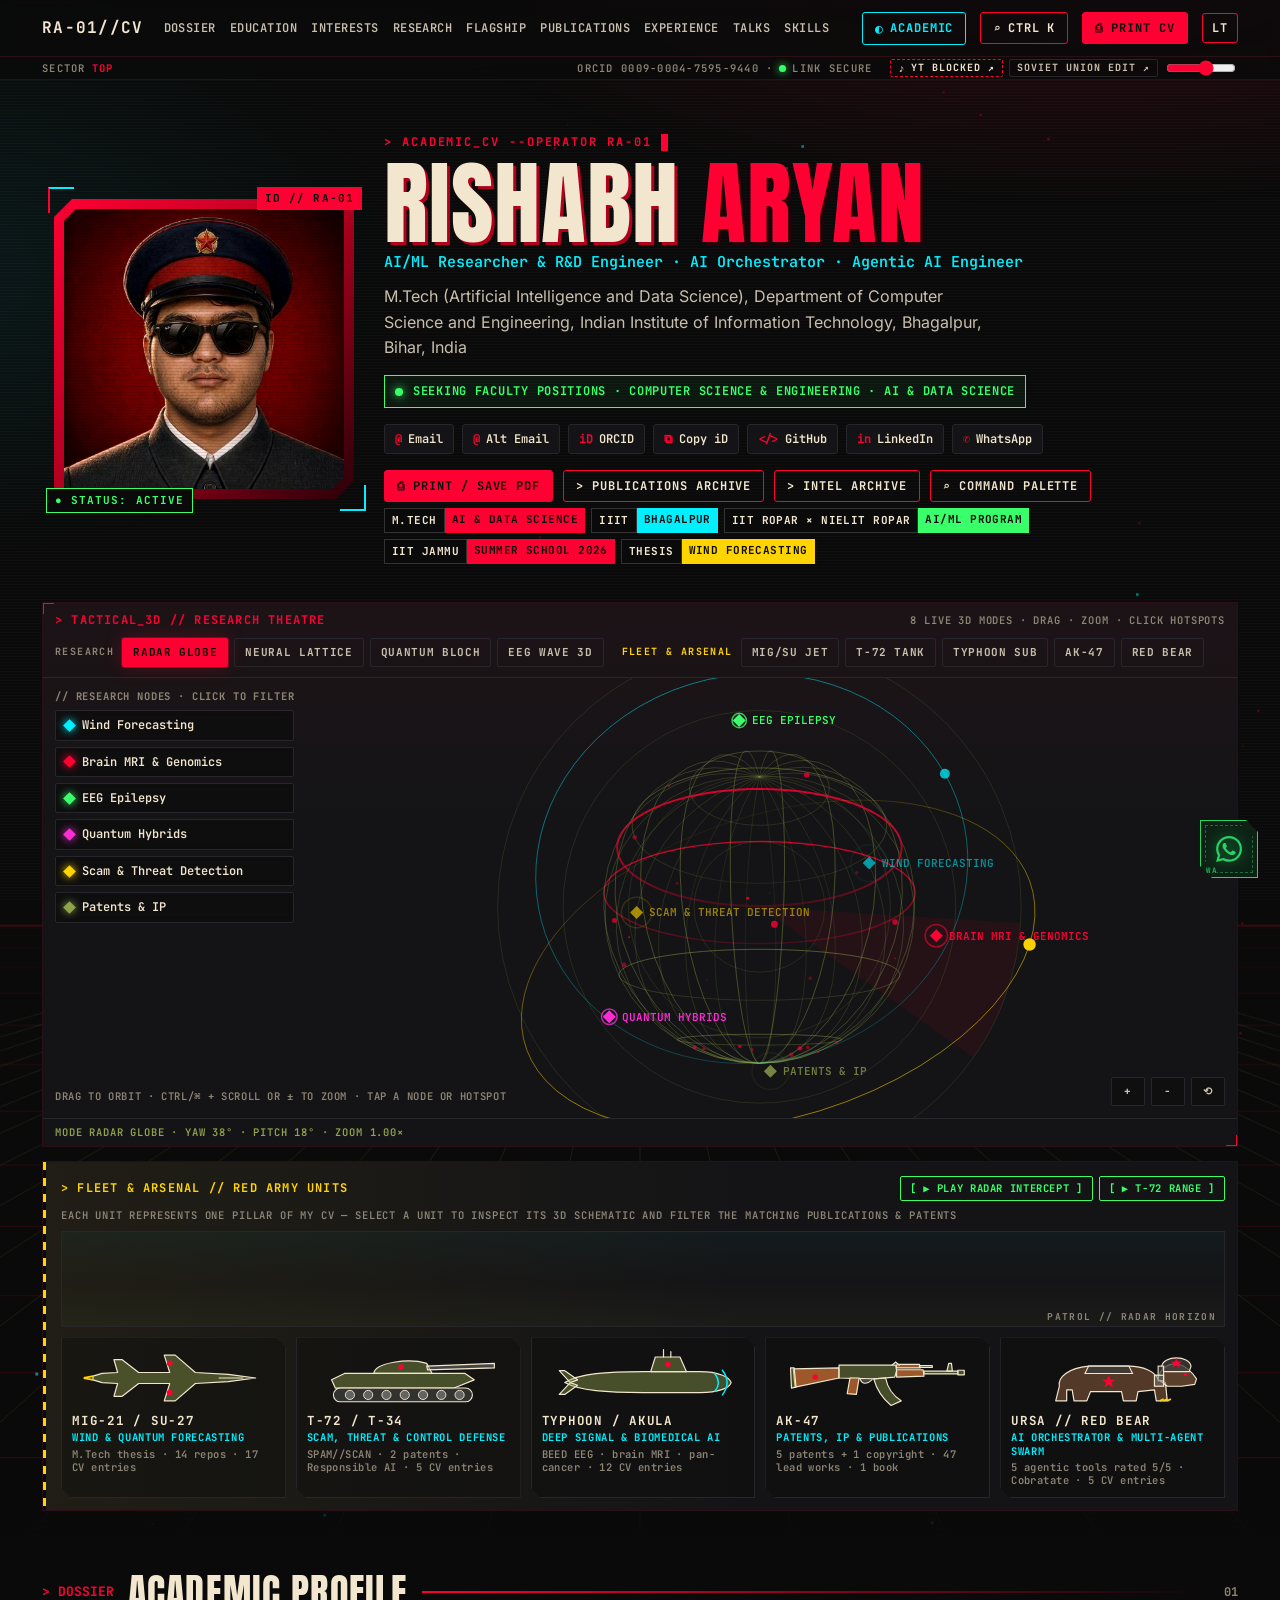
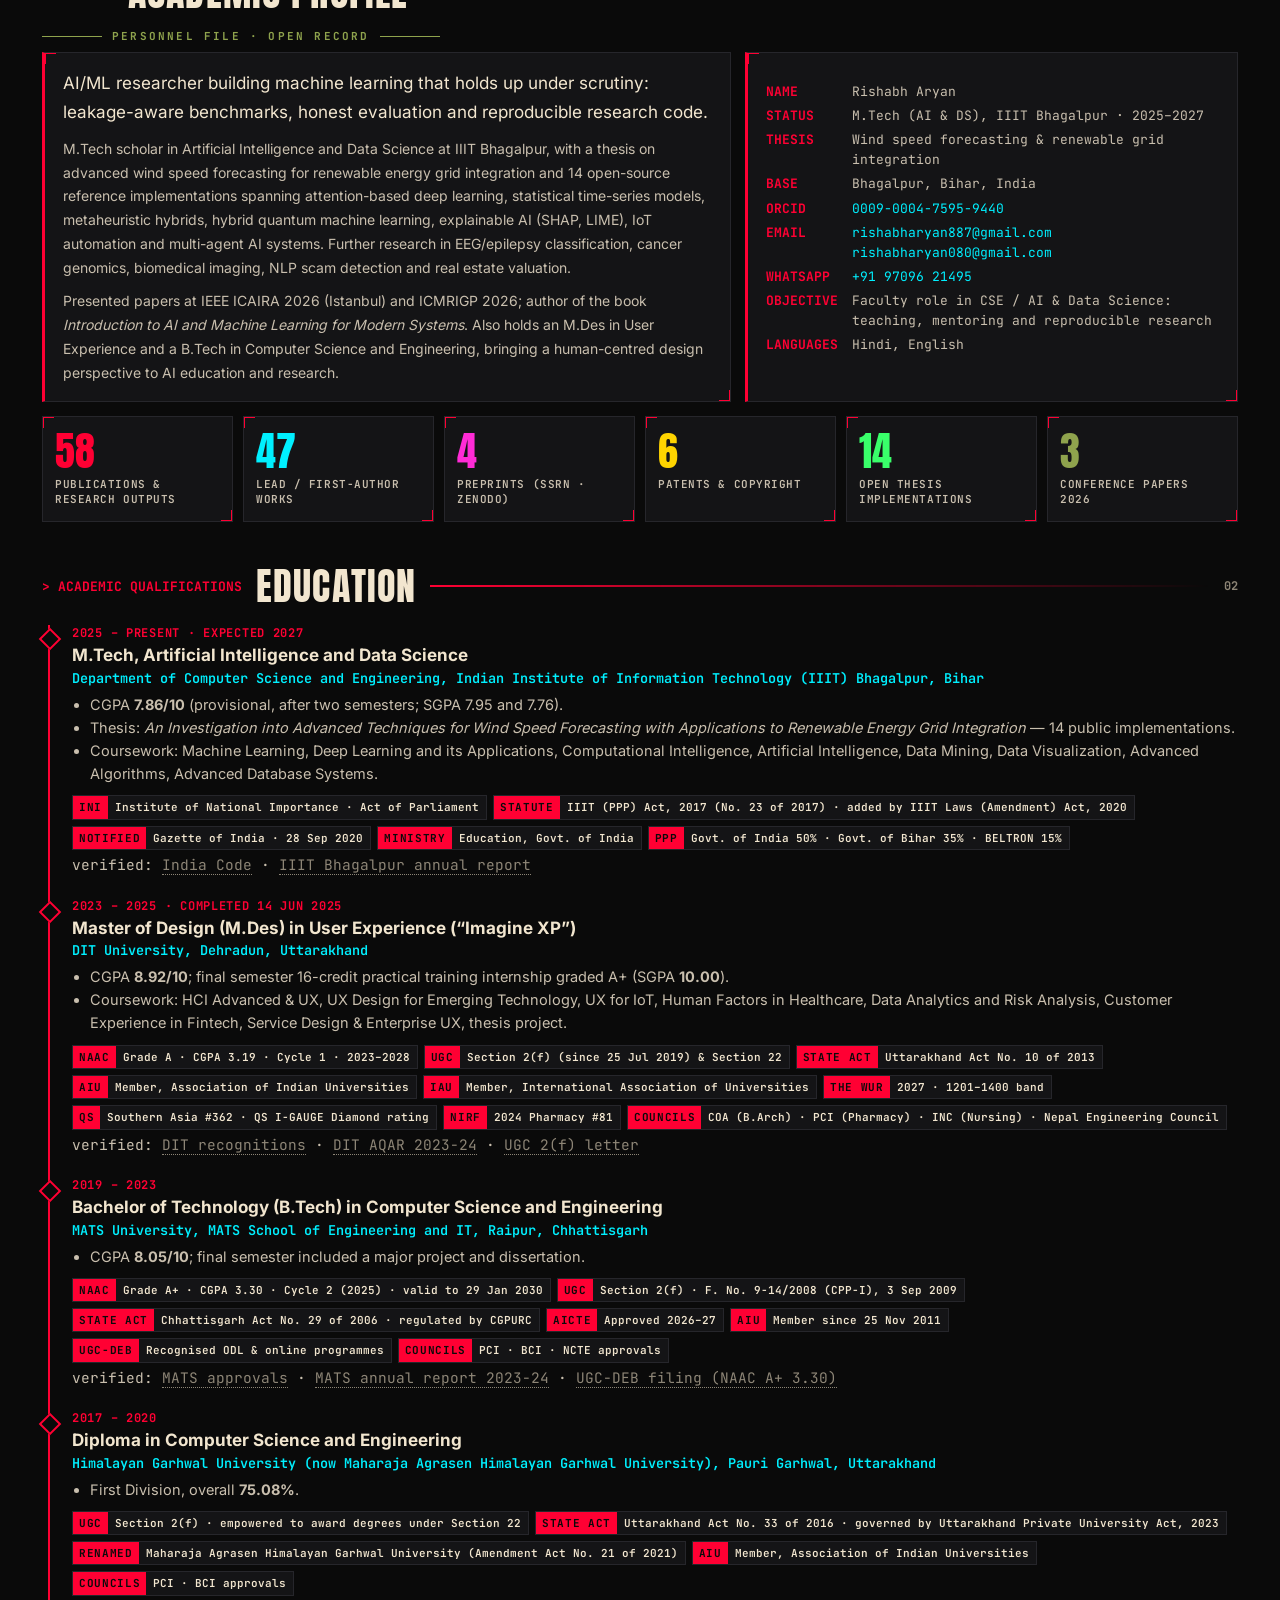
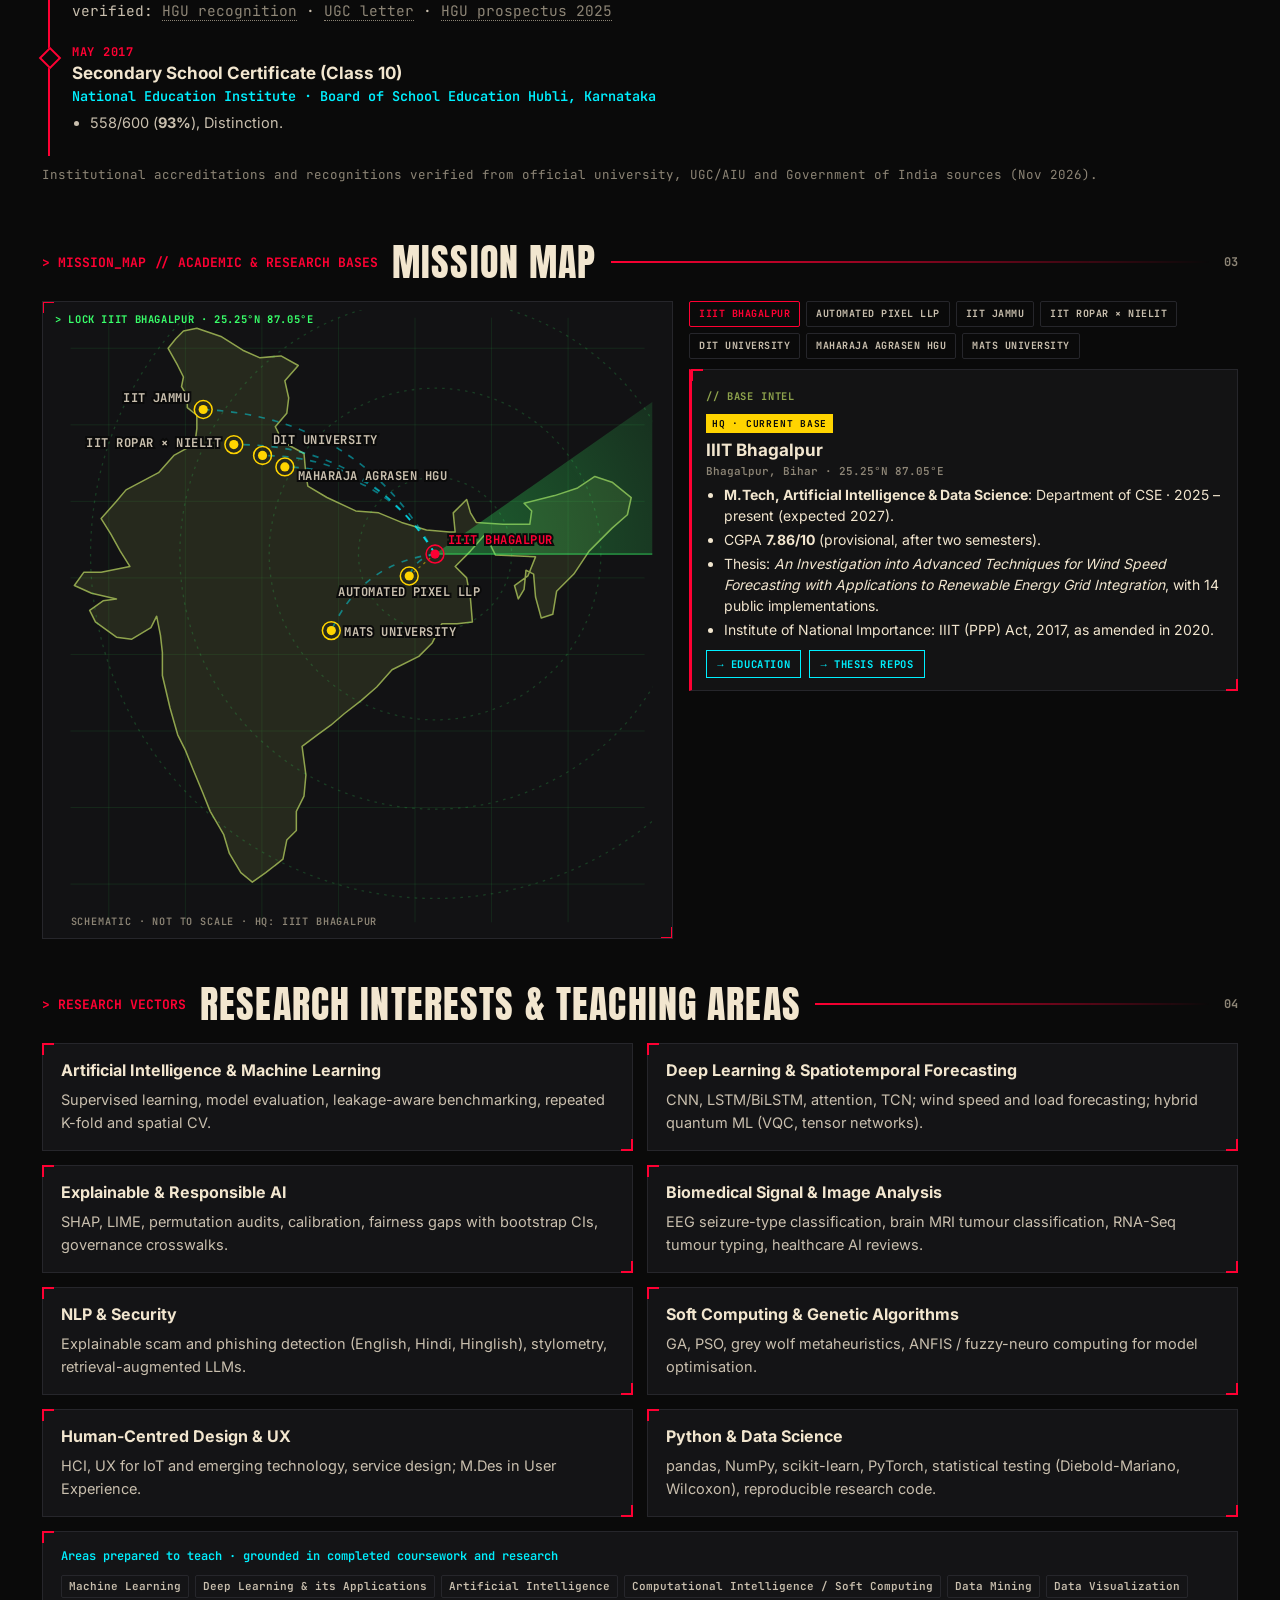
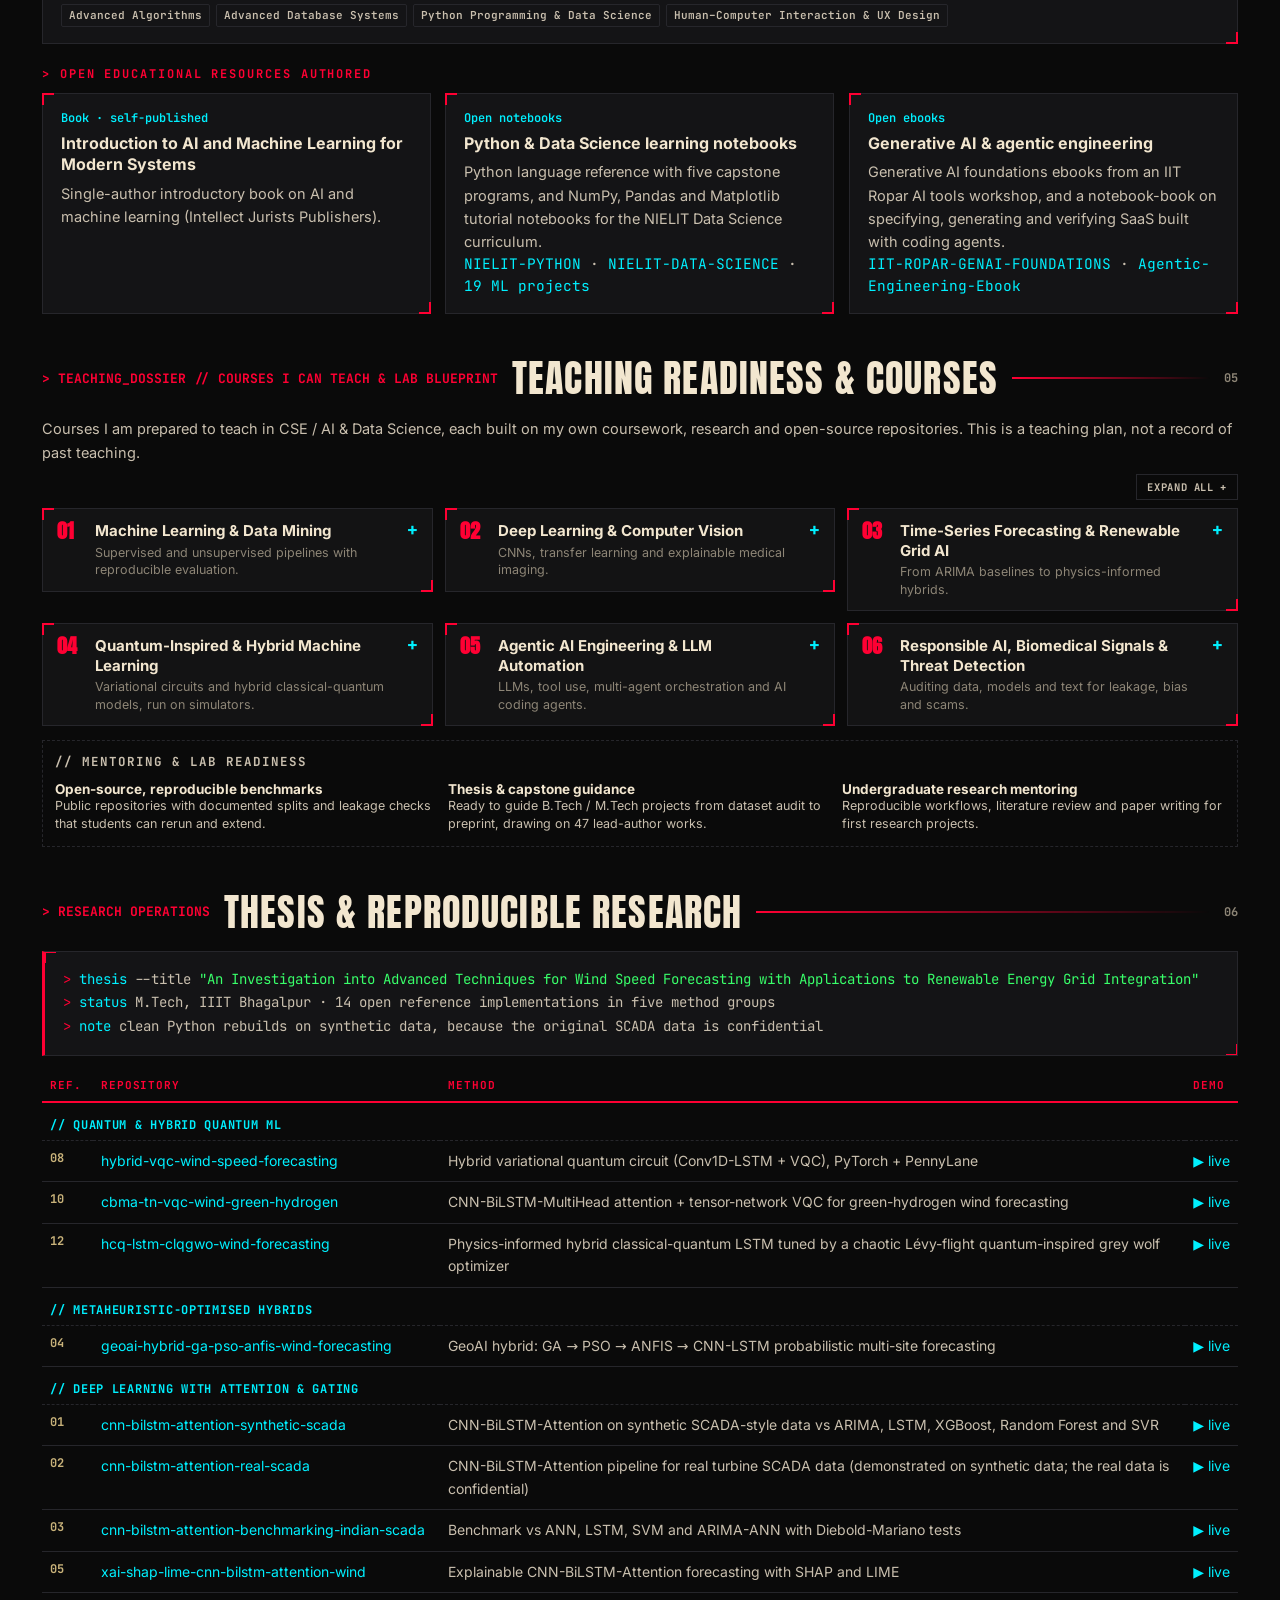
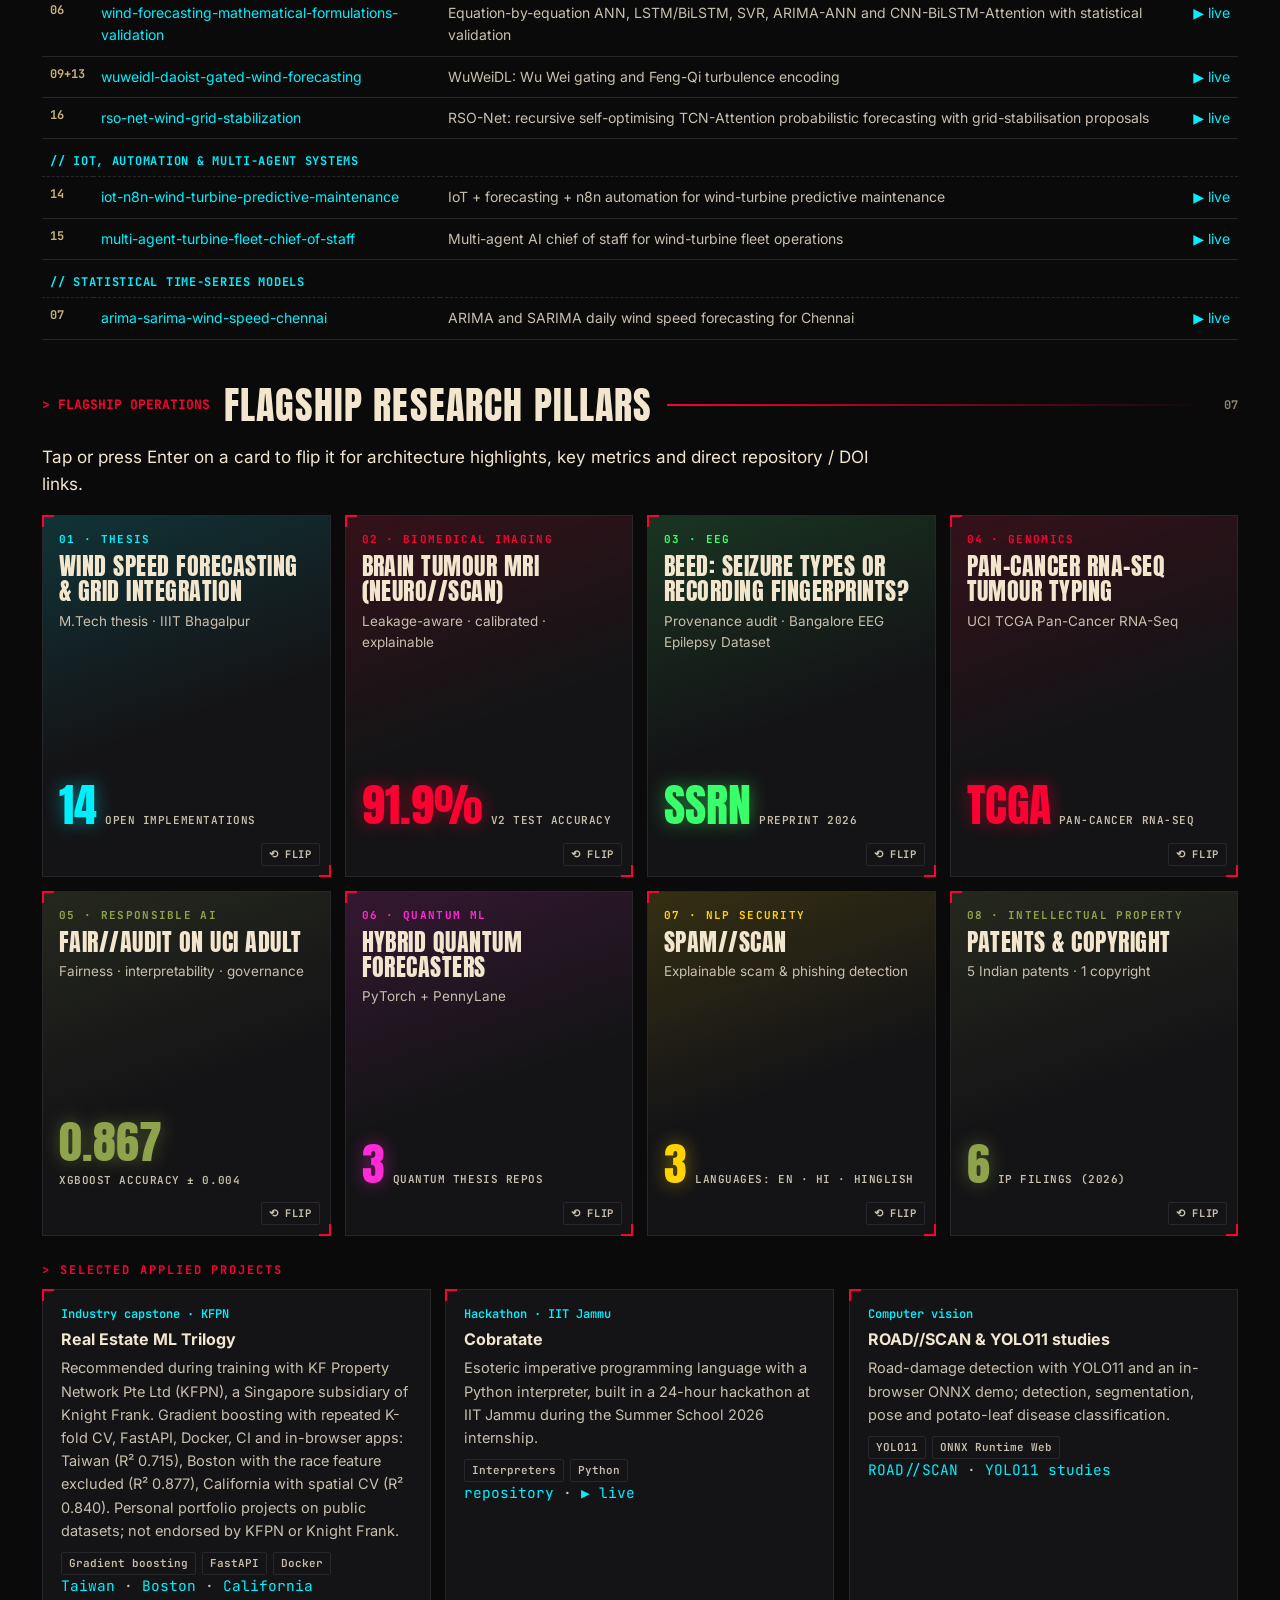
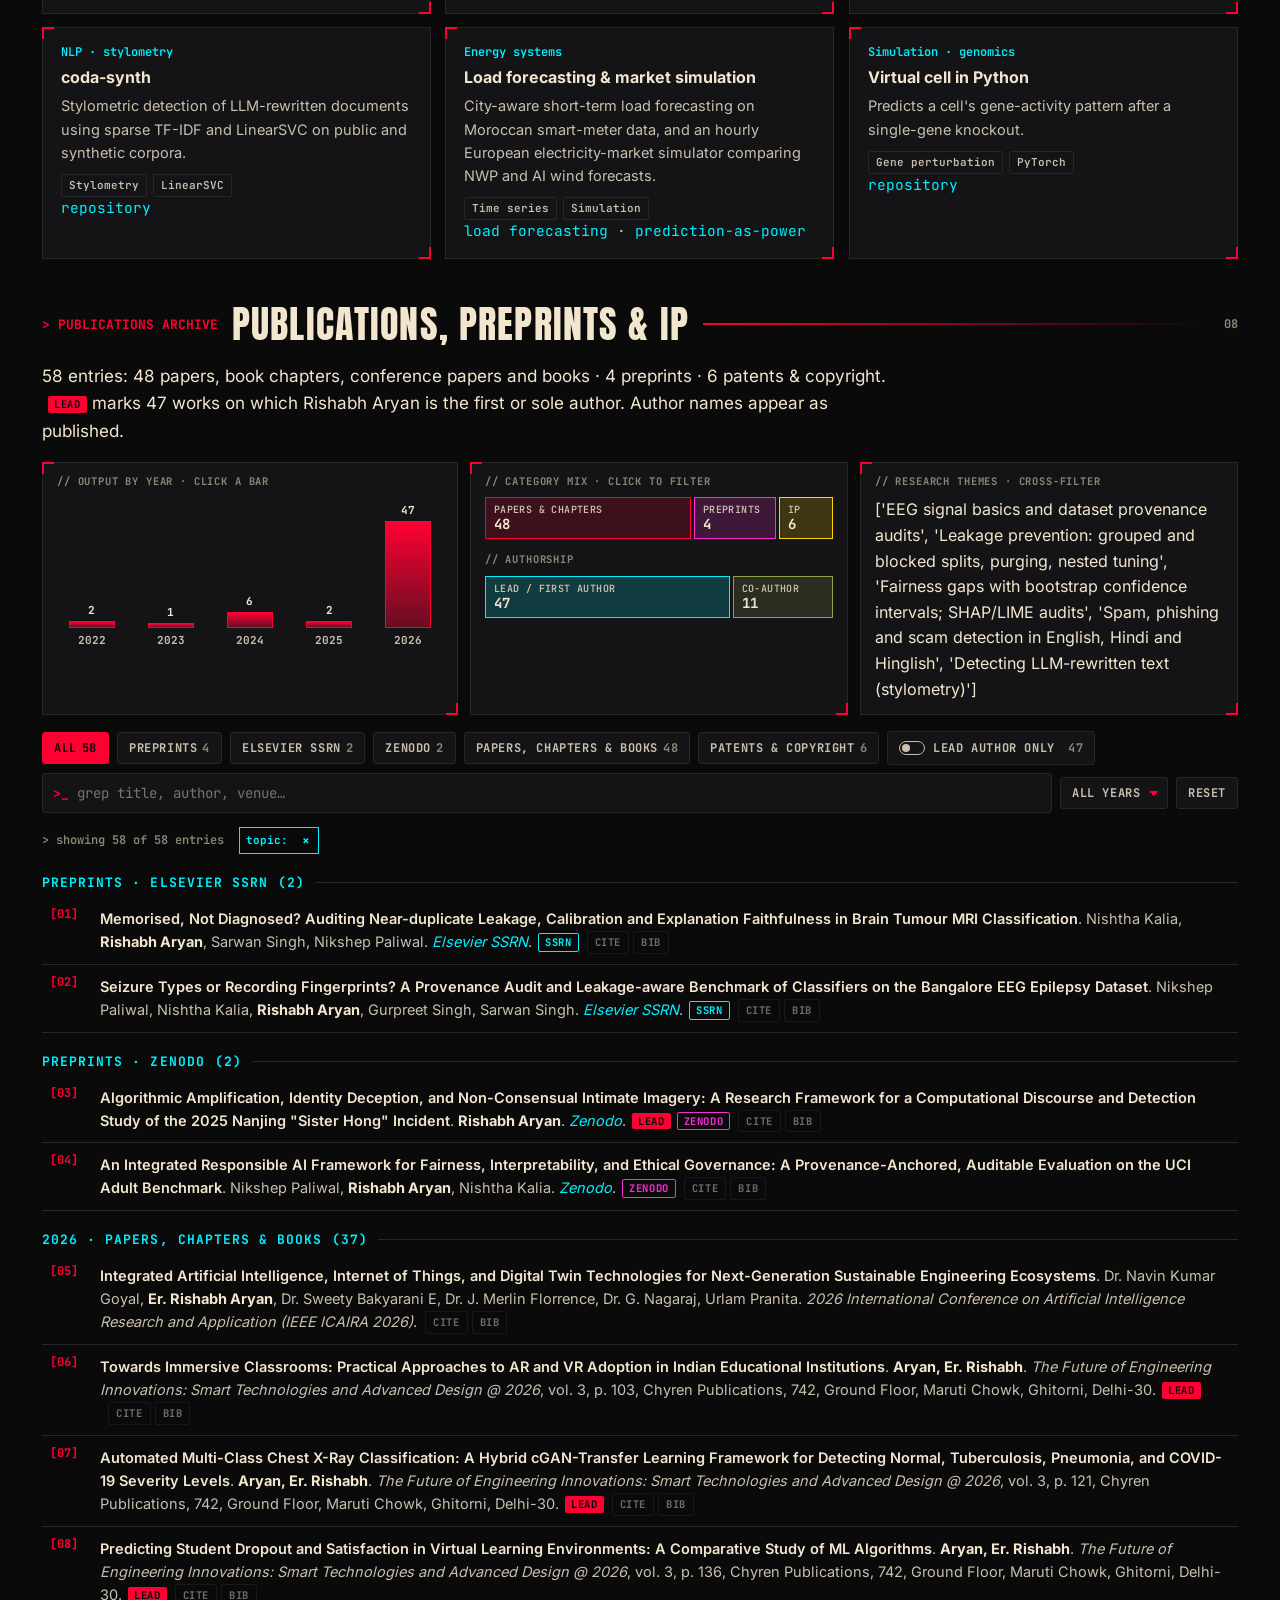
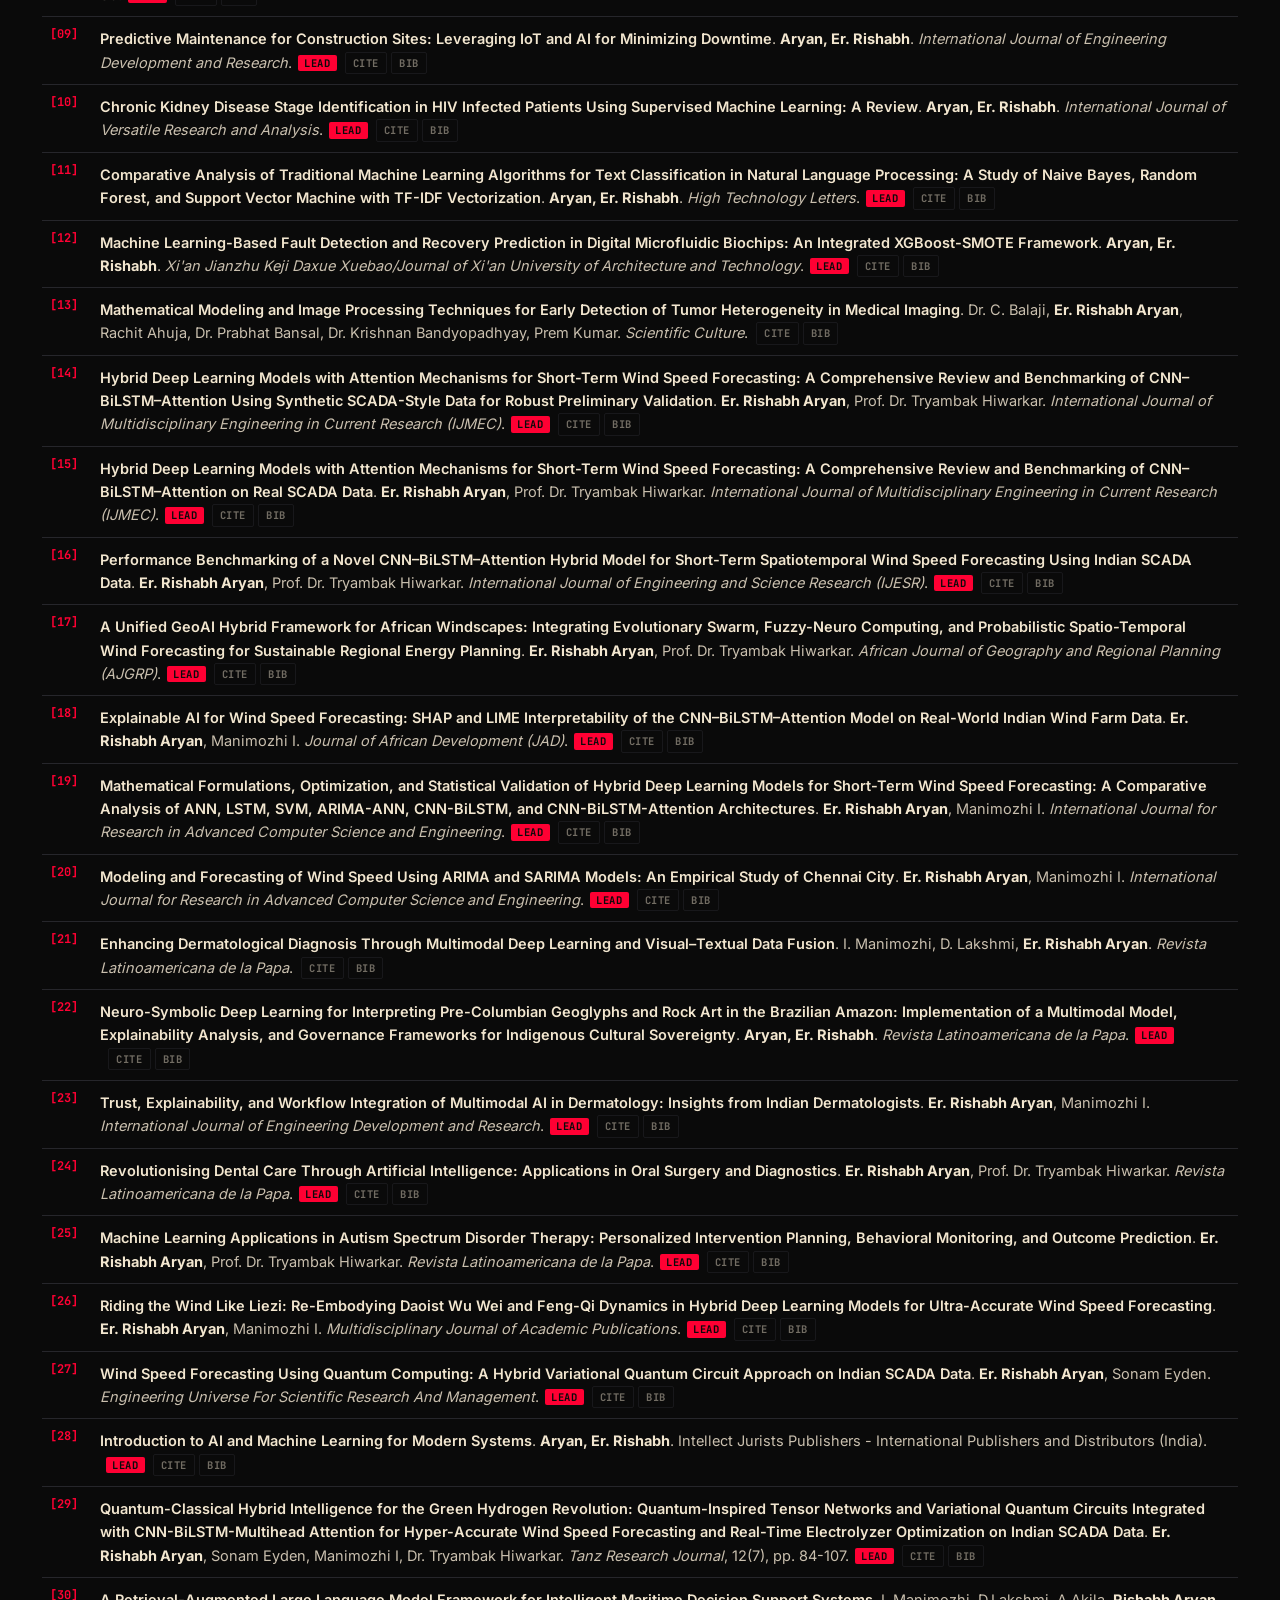
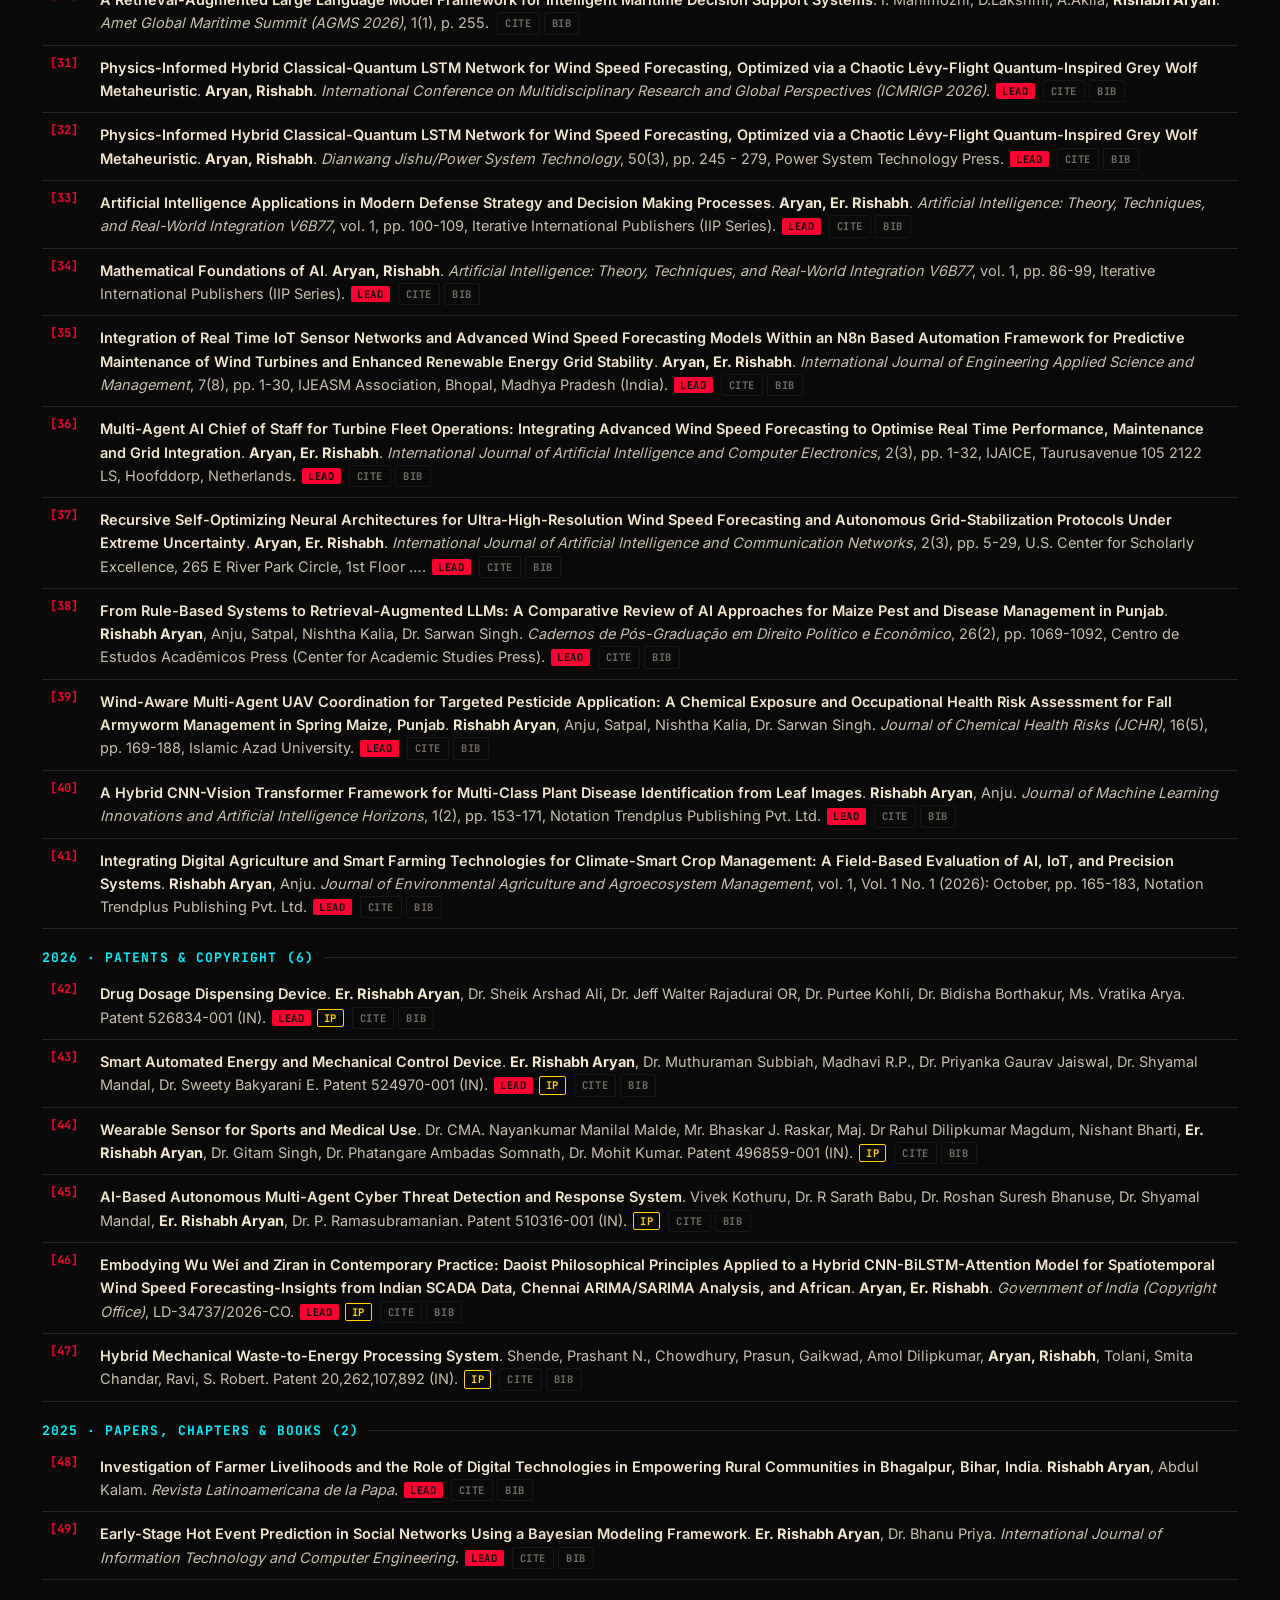
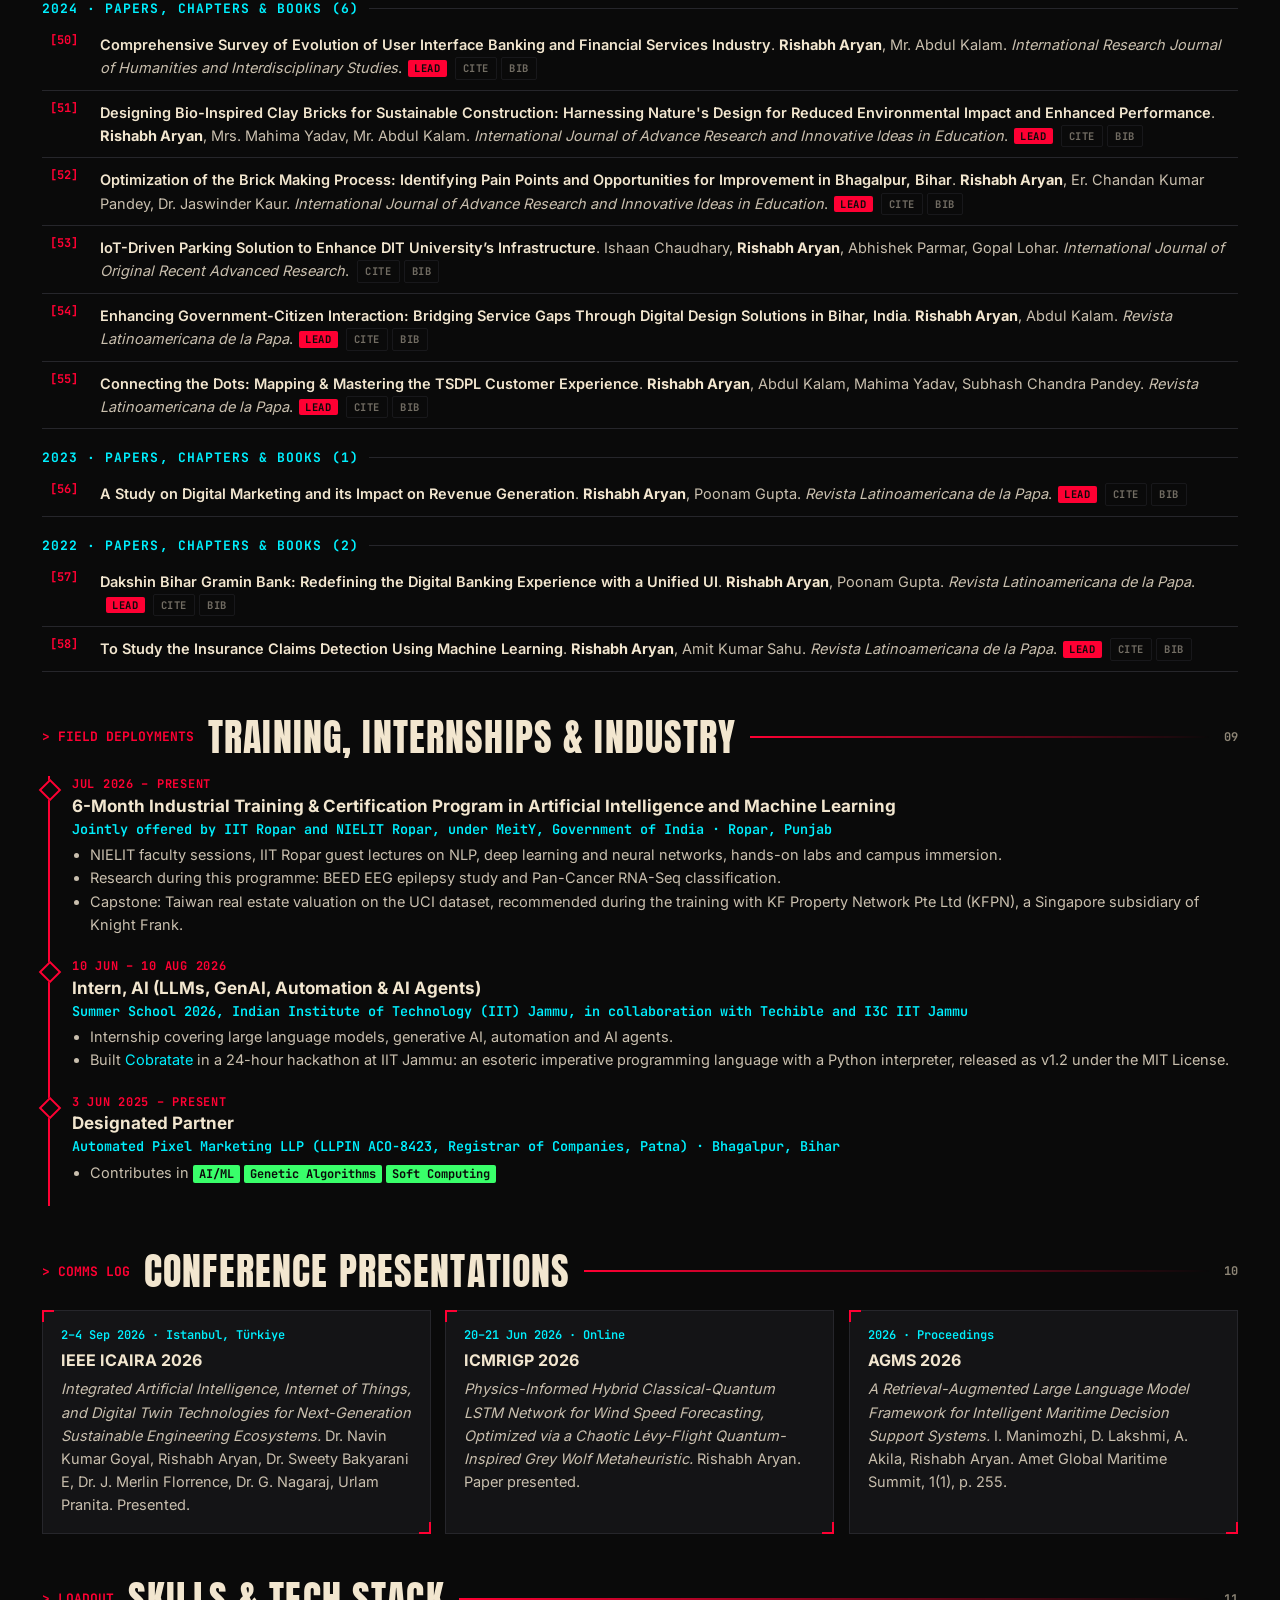
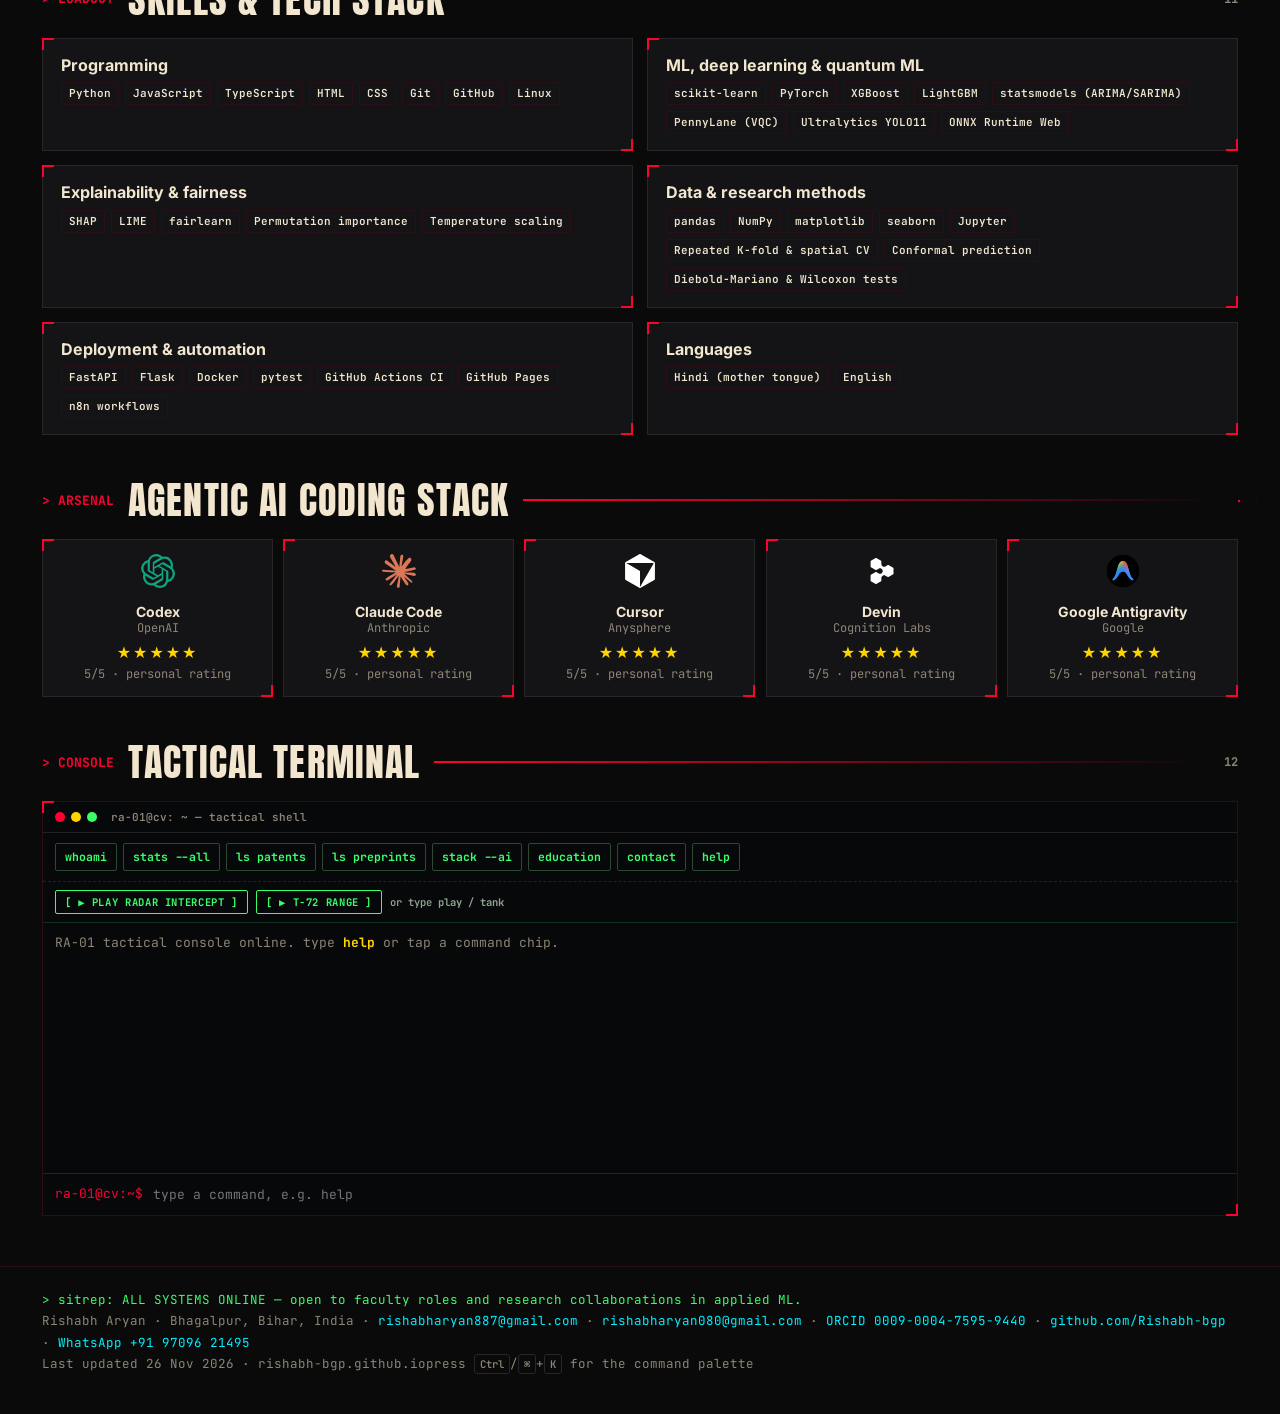
<file: index.html>
<!doctype html>
<html lang="en" data-theme="dark">
<head>
<meta charset="utf-8">
<meta name="viewport" content="width=device-width,initial-scale=1">
<title>Rishabh Aryan · Academic CV · AI/ML Researcher · M.Tech AI &amp; Data Science, IIIT Bhagalpur</title>
<meta name="description" content="Academic CV of Rishabh Aryan — AI/ML researcher, M.Tech (Artificial Intelligence and Data Science), Department of Computer Science and Engineering, IIIT Bhagalpur. 58 research outputs (47 as lead author), 4 preprints, 6 patents &amp; copyright, 14 open-source thesis implementations. Seeking faculty positions in CSE / AI &amp; Data Science.">
<meta name="author" content="Rishabh Aryan">
<meta name="keywords" content="Rishabh Aryan, academic CV, faculty, assistant professor, computer science, AI, machine learning, data science, IIIT Bhagalpur, wind speed forecasting, explainable AI, publications, ORCID 0009-0004-7595-9440">
<meta name="theme-color" content="#0a0a0a">
<link rel="canonical" href="https://rishabh-bgp.github.io/">
<meta property="og:type" content="profile"><meta property="og:title" content="Rishabh Aryan · Academic CV"><meta property="og:description" content="Academic CV of Rishabh Aryan — AI/ML researcher, M.Tech (Artificial Intelligence and Data Science), Department of Computer Science and Engineering, IIIT Bhagalpur. 58 research outputs (47 as lead author), 4 preprints, 6 patents &amp; copyright, 14 open-source thesis implementations. Seeking faculty positions in CSE / AI &amp; Data Science."><meta property="og:url" content="https://rishabh-bgp.github.io/"><meta property="og:image" content="https://rishabh-bgp.github.io/assets/avatar.jpg"><meta property="og:site_name" content="Rishabh Aryan">
<meta property="profile:first_name" content="Rishabh"><meta property="profile:last_name" content="Aryan">
<meta name="twitter:card" content="summary"><meta name="twitter:title" content="Rishabh Aryan · Academic CV"><meta name="twitter:description" content="Academic CV of Rishabh Aryan — AI/ML researcher, M.Tech (Artificial Intelligence and Data Science), Department of Computer Science and Engineering, IIIT Bhagalpur. 58 research outputs (47 as lead author), 4 preprints, 6 patents &amp; copyright, 14 open-source thesis implementations. Seeking faculty positions in CSE / AI &amp; Data Science."><meta name="twitter:image" content="https://rishabh-bgp.github.io/assets/avatar.jpg">
<link rel="icon" href="assets/favicon.svg" type="image/svg+xml">
<link rel="preload" href="assets/fonts/anton.woff2" as="font" type="font/woff2" crossorigin><link rel="preload" href="assets/fonts/jbmono.woff2" as="font" type="font/woff2" crossorigin>
<style>@font-face{font-family:'Anton';font-weight:400;font-display:swap;src:url(assets/fonts/anton.woff2) format('woff2')}@font-face{font-family:'Inter';font-weight:400 700;font-display:swap;src:url(assets/fonts/inter.woff2) format('woff2')}@font-face{font-family:'JetBrains Mono';font-weight:400 700;font-display:swap;src:url(assets/fonts/jbmono.woff2) format('woff2')}</style>
<link rel="stylesheet" href="style.css?v=9">
<script>(function(){var d=document.documentElement,v='tactical',t=null;try{t=localStorage.getItem('ra-theme');v=localStorage.getItem('ra-view')||v}catch(e){}var m=/[?&]mode=(academic|tactical)(?:&|$)/i.exec(location.search);if(m)v=m[1].toLowerCase();else if(/^#academic$/i.test(location.hash))v='academic';if(v!=='academic')v='tactical';d.setAttribute('data-view',v);d.setAttribute('data-theme',t||(v==='academic'?'light':'dark'));d.classList.add('js')})()</script>
<script type="application/ld+json">{"@context": "https://schema.org", "@type": "Person", "name": "Rishabh Aryan", "url": "https://rishabh-bgp.github.io/", "image": "https://rishabh-bgp.github.io/assets/avatar.jpg", "email": "mailto:rishabharyan887@gmail.com", "telephone": "+919709621495", "jobTitle": "AI/ML Researcher & R&D Engineer", "description": "Academic CV of Rishabh Aryan — AI/ML researcher, M.Tech (Artificial Intelligence and Data Science), Department of Computer Science and Engineering, IIIT Bhagalpur. 58 research outputs (47 as lead author), 4 preprints, 6 patents & copyright, 14 open-source thesis implementations. Seeking faculty positions in CSE / AI & Data Science.", "affiliation": {"@type": "CollegeOrUniversity", "name": "Indian Institute of Information Technology, Bhagalpur", "department": {"@type": "Organization", "name": "Department of Computer Science and Engineering"}}, "alumniOf": [{"@type": "CollegeOrUniversity", "name": "DIT University"}, {"@type": "CollegeOrUniversity", "name": "MATS University"}, {"@type": "CollegeOrUniversity", "name": "Himalayan Garhwal University"}], "address": {"@type": "PostalAddress", "addressLocality": "Bhagalpur", "addressRegion": "Bihar", "addressCountry": "IN"}, "identifier": {"@type": "PropertyValue", "propertyID": "ORCID", "value": "0009-0004-7595-9440"}, "sameAs": ["https://orcid.org/0009-0004-7595-9440", "https://github.com/Rishabh-bgp", "https://www.linkedin.com/in/rishabh-aryan-52bb07287"], "knowsAbout": ["Machine Learning", "Deep Learning", "Wind Speed Forecasting", "Explainable AI", "Responsible AI", "Biomedical Machine Learning", "Natural Language Processing", "Soft Computing", "Genetic Algorithms", "Quantum Machine Learning", "User Experience Design"], "knowsLanguage": ["Hindi", "English"]}</script>
</head>
<body>
<a class="skip no-print" href="#main">Skip to content</a>
<div id="progress" class="no-print" aria-hidden="true"></div>
<header class="topbar no-print"><div class="wrap">
  <a class="brand" href="#top"><span class="tac-only">RA-01<span>//CV</span></span><span class="ac-only ac-brand">Rishabh Aryan <span>· CV</span></span></a>
  <nav class="nav" id="nav" aria-label="Sections"><a href="#dossier"><span class="tac-only">Dossier</span><span class="ac-only">Profile</span></a><a href="#education">Education</a><a href="#bases">Map</a><a href="#interests">Interests</a><a href="#teaching">Teaching</a><a href="#research">Research</a><a href="#flagship">Flagship</a><a href="#publications">Publications</a><a href="#experience">Experience</a><a href="#conferences">Talks</a><a href="#skills">Skills</a><a href="#console">Console</a></nav>
  <span class="spacer"></span>
  <button class="btn view-btn" id="viewBtn" type="button" aria-pressed="false" title="Switch between the Academic and Tactical views"><span class="vb-i" aria-hidden="true">◐</span><span class="tac-only">Academic</span><span class="ac-only">Tactical</span></button>
  <button class="btn kbtn" data-palette aria-label="Open command palette">⌕ <span id="palKey">Ctrl K</span></button>
  <button class="btn menu-btn" id="menuBtn" aria-controls="nav" aria-expanded="false">≡ Menu</button>
  <button class="btn solid hide-sm" data-print-cv>⎙ Print CV</button>
  <button class="btn icon-btn" id="themeBtn" aria-label="Toggle theme">LT</button>
</div><div class="hudline"><div class="wrap"><span>SECTOR</span> <b id="hudSection">TOP</b><span class="hud-r">ORCID 0009-0004-7595-9440 · <span class="okdot"></span> LINK SECURE</span><span class="au" role="group" aria-label="Soundtrack (YouTube)"><button class="au-play" id="auPlay" type="button" aria-pressed="false"><span class="au-ic" aria-hidden="true">♪</span><span class="au-lbl">AUDIO: OFF</span><span class="eq" aria-hidden="true"><i></i><i></i><i></i><i></i></span></button><a class="au-trk" id="auTrk" href="https://www.youtube.com/watch?v=UKrA8hv8dvE" target="_blank" rel="noopener" title="Soviet Union edit, but its fits the beat perfectly (full version) — Fix_37 (opens YouTube)">SOVIET UNION EDIT ↗</a><input class="au-vol" id="auVol" type="range" min="0" max="100" value="60" aria-label="Soundtrack volume"></span></div></div></header>

<div class="hero-zone" id="top">
<canvas id="field" aria-hidden="true"></canvas>
<div class="wrap">
<header class="hero">
  <div class="frame-wrap holo" data-tilt="14">
    <span class="corner tl"></span><span class="corner br"></span>
    <div class="frame"><img class="av-tac" src="assets/avatar.jpg" alt="Portrait of Rishabh Aryan" width="460" height="460"><img class="av-ac" src="assets/avatar-academic.jpg" alt="Formal headshot of Rishabh Aryan" width="702" height="800" loading="lazy" decoding="async"></div>
    <span class="tag2">ID // RA-01</span><span class="tag">● STATUS: ACTIVE</span>
  </div>
  <div>
    <div class="kicker"><span class="tac-only">&gt; academic_cv --operator RA-01 <span class="blink">&nbsp;</span></span><span class="ac-only">Academic Curriculum Vitae</span></div>
    <h1>Rishabh <span class="r">Aryan</span></h1>
    <div class="role">AI/ML Researcher &amp; R&amp;D Engineer · AI Orchestrator · Agentic AI Engineer</div>
    <p class="affil">M.Tech (Artificial Intelligence and Data Science), Department of Computer Science and Engineering, Indian Institute of Information Technology, Bhagalpur, Bihar, India</p>
    <div class="seeking">Seeking faculty positions · Computer Science &amp; Engineering · AI &amp; Data Science</div>
    <div class="links">
      <a class="chip" href="mailto:rishabharyan887@gmail.com" data-print="rishabharyan887@gmail.com" title="rishabharyan887@gmail.com"><b>@</b> Email</a>
      <a class="chip" href="mailto:rishabharyan080@gmail.com" data-print="rishabharyan080@gmail.com" title="rishabharyan080@gmail.com"><b>@</b> Alt Email</a>
      <a class="chip" href="https://orcid.org/0009-0004-7595-9440" target="_blank" rel="noopener" data-print="orcid.org/0009-0004-7595-9440"><b>iD</b> ORCID</a>
      <button class="chip no-print" data-copy-orcid title="Copy ORCID iD"><b>⧉</b> Copy iD</button>
      <a class="chip" href="https://github.com/Rishabh-bgp" target="_blank" rel="noopener" data-print="github.com/Rishabh-bgp"><b>&lt;/&gt;</b> GitHub</a>
      <a class="chip" href="https://www.linkedin.com/in/rishabh-aryan-52bb07287" target="_blank" rel="noopener" data-print="linkedin.com/in/rishabh-aryan-52bb07287"><b>in</b> LinkedIn</a>
      <a class="chip wa" href="https://wa.me/919709621495" target="_blank" rel="noopener noreferrer" data-print="+91 97096 21495" aria-label="WhatsApp +91 97096 21495"><b>✆</b> WhatsApp</a>
      <span class="chip print-only" data-print="Web: rishabh-bgp.github.io · Bhagalpur, Bihar, India"></span>
    </div>
    <div class="cta">
      <button class="btn solid" data-print-cv>⎙ Print / Save PDF</button>
      <a class="btn" href="#publications">&gt; Publications archive</a>
      <a class="btn" href="https://rishabh-bgp.github.io/scholar-profile/" target="_blank" rel="noopener"><span class="tac-only">&gt; Intel archive</span><span class="ac-only">Scholar Profile</span></a>
      <button class="btn" data-palette>⌕ Command palette</button>
    </div>
    <div class="badges">
      <span class="badge" style="--c:#ff0033"><i>M.Tech</i><em>AI &amp; Data Science</em></span>
      <span class="badge" style="--c:#00f0ff"><i>IIIT</i><em>Bhagalpur</em></span>
      <span class="badge" style="--c:#39ff6a"><i>IIT Ropar × NIELIT Ropar</i><em>AI/ML Program</em></span>
      <span class="badge" style="--c:#ff0033"><i>IIT Jammu</i><em>Summer School 2026</em></span>
      <span class="badge" style="--c:#ffd400"><i>Thesis</i><em>Wind Forecasting</em></span>
    </div>
  </div>
</header>

<div class="sc-panel hud no-print" id="theatre" data-active-mode="globe" data-kind="research" aria-label="Interactive 3D research theatre with Soviet-era fleet and arsenal models">
  <div class="sc-head">
    <span class="sc-title">&gt; TACTICAL_3D // RESEARCH THEATRE</span><span class="sc-sub">8 live 3D modes · drag · zoom · click hotspots</span>
    <div class="sc-modes" role="group" aria-label="3D mode">
      <span class="sc-grp"><span class="sc-gl">Research</span><button data-mode="globe" aria-pressed="true">Radar Globe</button><button data-mode="lattice" aria-pressed="false">Neural Lattice</button><button data-mode="bloch" aria-pressed="false">Quantum Bloch</button><button data-mode="eeg" aria-pressed="false">EEG Wave 3D</button></span><span class="sc-grp fleet"><span class="sc-gl">Fleet &amp; Arsenal</span><button data-mode="jet" aria-pressed="false">MiG/Su Jet</button><button data-mode="tank" aria-pressed="false">T-72 Tank</button><button data-mode="sub" aria-pressed="false">Typhoon Sub</button><button data-mode="ak" aria-pressed="false">AK-47</button><button data-mode="bear" aria-pressed="false">Red Bear</button></span>
    </div>
  </div>
  <div class="sc-body">
    <canvas id="showcase" tabindex="0" aria-label="3D research showcase. Drag to orbit, arrow keys rotate, plus and minus zoom. Research nodes filter the publications archive."></canvas>
    <div class="sc-tip" hidden></div>
    <div class="sc-legend"><div class="sc-lt">// research nodes · click to filter</div><button class="sc-node" data-node="wind" style="--c:var(--cyan)"><i></i>Wind Forecasting</button><button class="sc-node" data-node="bio" style="--c:var(--red)"><i></i>Brain MRI &amp; Genomics</button><button class="sc-node" data-node="eeg" style="--c:var(--green)"><i></i>EEG Epilepsy</button><button class="sc-node" data-node="quantum" style="--c:var(--pink)"><i></i>Quantum Hybrids</button><button class="sc-node" data-node="sec" style="--c:var(--yellow)"><i></i>Scam &amp; Threat Detection</button><button class="sc-node" data-node="ip" style="--c:var(--olive)"><i></i>Patents &amp; IP</button></div>
    <div class="sc-zoom"><button data-zoom="in" aria-label="Zoom in">+</button><button data-zoom="out" aria-label="Zoom out">−</button><button data-zoom="reset" aria-label="Reset view">⟲</button></div>
    <div class="sc-hint">drag to orbit · ctrl/⌘ + scroll or ± to zoom · tap a node or hotspot</div>
  </div>
  <div class="sc-unit" hidden><div class="su-t"><span class="su-k">DOMAIN //</span> <b class="su-n"></b><span class="su-s"></span></div><div class="su-b"><button class="sc-act" data-act type="button">▶ Action</button><button class="sc-cv" data-cvfilter type="button">FILTER MATCHING CV ENTRIES →</button></div></div>
  <div class="sc-readout mono">MODE RADAR GLOBE</div>
</div>
<div class="arsenal no-print" aria-label="Fleet and arsenal: deploy a 3D unit">
  <div class="ars-head"><span class="ars-t">&gt; FLEET &amp; ARSENAL // RED ARMY UNITS</span><span class="ars-g"><button type="button" class="game-btn" data-game="radar">[ ▶ PLAY RADAR INTERCEPT ]</button><button type="button" class="game-btn" data-game="tank">[ ▶ T-72 RANGE ]</button></span><span class="ars-s">Each unit represents one pillar of my CV — select a unit to inspect its 3D schematic and filter the matching publications &amp; patents</span></div>
  <div class="patrol-wrap"><canvas id="patrol" aria-hidden="true"></canvas><span class="patrol-l">PATROL // RADAR HORIZON</span></div>
  <div class="ars-grid">
    <button class="unit" data-unit="jet" aria-pressed="false" type="button"><svg viewBox="0 0 200 70" aria-hidden="true"><path class="m" d="M190 35 L160 31 L124 29 L102 10 L90 10 L96 29 L62 29 L44 15 L35 15 L39 29 L22 30 L12 33 L12 37 L22 40 L39 41 L35 55 L44 55 L62 41 L96 41 L90 60 L102 60 L124 41 L160 39 Z"/><path class="g" d="M150 35 L176 35"/><circle class="r" cx="96" cy="19" r="3.2"/><circle class="r" cx="96" cy="51" r="3.2"/><path class="f" d="M12 33 L2 35 L12 37"/></svg><b>MiG-21 / Su-27</b><em class="u-dom">Wind &amp; Quantum Forecasting</em><span>M.Tech thesis · 14 repos · 17 CV entries</span></button>
    <button class="unit" data-unit="tank" aria-pressed="false" type="button"><svg viewBox="0 0 200 70" aria-hidden="true"><path class="m" d="M20 46 L150 46 L172 37 L162 30 L30 30 L16 37 Z"/><path class="m" d="M62 30 C64 18 100 13 120 19 L126 30 Z"/><path class="g" d="M120 22 L194 19 L194 24 L121 26 Z"/><rect class="d" x="18" y="46" width="152" height="15" rx="7.5"/><g class="w"><circle cx="36" cy="53.5" r="5"/><circle cx="56" cy="53.5" r="5"/><circle cx="76" cy="53.5" r="5"/><circle cx="96" cy="53.5" r="5"/><circle cx="116" cy="53.5" r="5"/><circle cx="136" cy="53.5" r="5"/><circle cx="156" cy="53.5" r="5"/></g><circle class="r" cx="92" cy="23" r="3"/></svg><b>T-72 / T-34</b><em class="u-dom">Scam, Threat &amp; Control Defense</em><span>SPAM//SCAN · 2 patents · Responsible AI · 5 CV entries</span></button>
    <button class="unit" data-unit="sub" aria-pressed="false" type="button"><svg viewBox="0 0 200 70" aria-hidden="true"><path class="m" d="M14 40 C30 30 60 28 100 28 L162 28 C182 28 194 34 196 40 C194 46 182 51 162 51 L100 51 C60 51 30 49 14 40 Z"/><path class="m" d="M108 28 L113 12 L140 12 L147 28 Z"/><path class="g" d="M122 12 L122 4 M130 12 L130 6"/><path class="m" d="M20 40 L8 27 L14 27 L28 37 Z M20 40 L8 53 L14 53 L28 43 Z"/><path class="s" d="M178 30 Q186 40 178 50 M186 26 Q197 40 186 54"/><circle class="r" cx="127" cy="20" r="3"/></svg><b>Typhoon / Akula</b><em class="u-dom">Deep Signal &amp; Biomedical AI</em><span>BEED EEG · brain MRI · pan-cancer · 12 CV entries</span></button>
    <button class="unit" data-unit="ak" aria-pressed="false" type="button"><svg viewBox="0 0 200 70" aria-hidden="true"><path class="wd" d="M8 25 L58 24 L58 35 L10 45 Z"/><path class="m" d="M5 24 L9 24 L11 45 L6 46 Z"/><path class="m" d="M58 21 L120 21 L121 27 L119 34 L96 36 L58 35 Z"/><path class="wd" d="M70 35 L80 35 L77 53 L67 52 Z"/><path class="g" d="M81 36 Q85 45 94 37"/><path class="m" d="M96 36 L109 35 C111 46 117 54 126 60 L115 65 C105 57 99 47 96 36 Z"/><path class="wd" d="M121 26 L150 26 L151 33 L121 34 Z"/><path class="wd" d="M121 20 L146 20 L147 24 L121 24 Z"/><path class="m" d="M146 21.5 L160 21.5 L160 23.5 L146 23.5 Z"/><path class="m" d="M151 27.5 L188 27.5 L188 30.5 L151 30.5 Z"/><path class="m" d="M176 27.5 L178 19 L181 19 L182 27.5 Z"/><path class="m" d="M188 26.5 L195 26.5 L195 31.5 L188 31.5 Z"/><path class="g" d="M116 21 L120 17.5 L124 21"/><circle class="r" cx="32" cy="34" r="3"/></svg><b>AK-47</b><em class="u-dom">Patents, IP &amp; Publications</em><span>5 patents + 1 copyright · 47 lead works · 1 book</span></button>
    <button class="unit" data-unit="bear" aria-pressed="false" type="button"><svg viewBox="0 0 200 70" aria-hidden="true"><path class="m" d="M38 60 L42 44 C40 34 52 24 74 22 L118 22 C134 22 146 28 150 36 L158 40 L160 60 L148 60 L146 48 L128 50 L126 60 L112 60 L110 50 L76 50 L72 60 L58 60 L56 48 L50 48 L50 60 Z" style="fill:rgba(140,96,60,.55)"/><path class="d" d="M74 22 L118 22 L122 30 L70 30 Z"/><path class="m" d="M150 36 C152 24 162 18 172 20 C182 22 188 30 192 36 L190 42 L176 44 L160 44 Z" style="fill:rgba(140,96,60,.6)"/><path class="d" d="M154 22 C156 10 184 10 186 22 L184 28 L156 28 Z"/><rect class="d" x="150" y="22" width="6" height="16"/><polygon class="r" points="170,13 171.6,17 176,17 172.6,19.6 173.8,23.6 170,21.2 166.2,23.6 167.4,19.6 164,17 168.4,17"/><circle class="r" cx="180" cy="31" r="1.8"/><rect class="g" x="146" y="32" width="10" height="12"/><path class="f" d="M160 60 l4 -2 M156 60 l4 -2 M152 60 l4 -2"/><polygon class="r" points="96,32 98,37 103,37 99,40 100.5,45 96,42 91.5,45 93,40 89,37 94,37"/></svg><b>URSA // Red Bear</b><em class="u-dom">AI Orchestrator &amp; Multi-Agent Swarm</em><span>5 agentic tools rated 5/5 · Cobratate · 5 CV entries</span></button>
  </div>
</div>
</div></div>

<main class="wrap" id="main">
<section id="spotlight" class="ac-block no-print" aria-labelledby="sp-h">
<div class="sp-head"><h2 id="sp-h">Academic Spotlight</h2><p>Conference papers, preprints and open-source research code, with links to the full archive.</p></div>
<div class="sp-grid">
<article class="sp-card"><div class="sp-k">01 · Conferences</div><h3>IEEE &amp; peer-reviewed conferences</h3><ul class="sp-list"><li><span class="sp-badge ieee">IEEE ICAIRA 2026</span><em>Integrated Artificial Intelligence, Internet of Things, and Digital Twin Technologies for Next-Generation Sustainable Engineering Ecosystems.</em><span class="sp-au">Navin Kumar Goyal, <b>Rishabh Aryan</b>, Sweety Bakyarani E, J. Merlin Florrence, G. Nagaraj, Urlam Pranita · Istanbul, Türkiye, 2–4 Sep 2026 · presented</span></li>
<li><span class="sp-badge">ICMRIGP 2026</span><em>Physics-Informed Hybrid Classical-Quantum LSTM Network for Wind Speed Forecasting, Optimized via a Chaotic Lévy-Flight Quantum-Inspired Grey Wolf Metaheuristic.</em><span class="sp-au"><b>Rishabh Aryan</b> (sole author) · online, 20–21 Jun 2026 · presented; published in <i>Dianwang Jishu / Power System Technology</i>, 50(3), pp. 245–279</span></li>
<li><span class="sp-badge">AGMS 2026</span><em>A Retrieval-Augmented Large Language Model Framework for Intelligent Maritime Decision Support Systems.</em><span class="sp-au">I. Manimozhi, D. Lakshmi, A. Akila, <b>Rishabh Aryan</b> · Amet Global Maritime Summit, 1(1), p. 255</span></li></ul>
<div class="sp-act"><button class="sp-btn" type="button" data-ac-filter="all">All 58 archive entries →</button><button class="sp-btn ghost" type="button" data-ac-filter="paper">Papers only</button></div></article>
<article class="sp-card"><div class="sp-k">02 · Preprints</div><h3>Preprints: Elsevier SSRN &amp; Zenodo</h3><ul class="sp-list"><li><span class="sp-badge ssrn">Elsevier SSRN</span> <a href="https://doi.org/10.2139/ssrn.7736020" target="_blank" rel="noopener">Memorised, Not Diagnosed? Auditing Near-duplicate Leakage, Calibration and Explanation Faithfulness in Brain Tumour MRI Classification</a><span class="sp-au">Nishtha Kalia, <b>Rishabh Aryan</b>, Sarwan Singh, Nikshep Paliwal · 2026</span><span class="sp-doi">DOI <a href="https://doi.org/10.2139/ssrn.7736020" target="_blank" rel="noopener">10.2139/ssrn.7736020</a></span></li><li><span class="sp-badge ssrn">Elsevier SSRN</span> <a href="https://doi.org/10.2139/ssrn.7736139" target="_blank" rel="noopener">Seizure Types or Recording Fingerprints? A Provenance Audit and Leakage-aware Benchmark of Classifiers on the Bangalore EEG Epilepsy Dataset</a><span class="sp-au">Nikshep Paliwal, Nishtha Kalia, <b>Rishabh Aryan</b>, Gurpreet Singh, Sarwan Singh · 2026</span><span class="sp-doi">DOI <a href="https://doi.org/10.2139/ssrn.7736139" target="_blank" rel="noopener">10.2139/ssrn.7736139</a></span></li><li><span class="sp-badge zenodo">Zenodo</span> <a href="https://doi.org/10.5281/zenodo.24553548" target="_blank" rel="noopener">Algorithmic Amplification, Identity Deception, and Non-Consensual Intimate Imagery: A Research Framework for a Computational Discourse and Detection Study of the 2025 Nanjing &quot;Sister Hong&quot; Incident</a><span class="sp-au"><b>Rishabh Aryan</b> · 2026</span><span class="sp-doi">DOI <a href="https://doi.org/10.5281/zenodo.24553548" target="_blank" rel="noopener">10.5281/zenodo.24553548</a></span></li><li><span class="sp-badge zenodo">Zenodo</span> <a href="https://doi.org/10.5281/zenodo.23959426" target="_blank" rel="noopener">An Integrated Responsible AI Framework for Fairness, Interpretability, and Ethical Governance: A Provenance-Anchored, Auditable Evaluation on the UCI Adult Benchmark</a><span class="sp-au">Nikshep Paliwal, <b>Rishabh Aryan</b>, Nishtha Kalia · 2026</span><span class="sp-doi">DOI <a href="https://doi.org/10.5281/zenodo.23959426" target="_blank" rel="noopener">10.5281/zenodo.23959426</a></span></li></ul>
<div class="sp-act"><button class="sp-btn" type="button" data-ac-filter="preprint">Show preprints in archive →</button></div></article>
<article class="sp-card"><div class="sp-k">03 · Open source</div><h3>Open-source research &amp; code</h3><ul class="sp-list"><li><a href="#research">14 M.Tech thesis implementations</a><span class="sp-au">Wind speed forecasting for renewable grid integration: statistical, deep, hybrid and quantum methods, rebuilt in Python on public and synthetic data. Raw SCADA data is never shared publicly.</span></li><li><a href="https://github.com/Rishabh-bgp/brain-tumor-mri-classification" target="_blank" rel="noopener">Brain tumour MRI classification</a><span class="sp-au">NEURO//SCAN: leakage-aware split, EfficientNet-B0, calibration and Grad-CAM.</span></li><li><a href="https://github.com/Rishabh-bgp/beed-ml-study" target="_blank" rel="noopener">BEED EEG epilepsy study</a><span class="sp-au">Provenance audit and leakage-aware benchmark on the Bangalore EEG Epilepsy Dataset.</span></li><li><a href="https://github.com/Rishabh-bgp/pan-cancer-classification" target="_blank" rel="noopener">Pan-Cancer RNA-Seq classification</a><span class="sp-au">UCI TCGA RNA-Seq with leakage checks and conformal reliability.</span></li><li><a href="https://github.com/Rishabh-bgp/spam-scan" target="_blank" rel="noopener">SPAM//SCAN</a> · <a href="https://spam-scan.onrender.com" target="_blank" rel="noopener">▶ live app</a><span class="sp-au">Explainable spam, phishing and scam detector for English, Hindi and Hinglish.</span></li><li><a href="https://github.com/Rishabh-bgp/cobratate" target="_blank" rel="noopener">Cobratate</a><span class="sp-au">Esoteric programming language with a Python interpreter, built in a 24-hour hackathon at IIT Jammu.</span></li></ul>
<div class="sp-act"><a class="sp-btn" href="#research">Thesis repositories →</a><a class="sp-btn ghost" href="https://github.com/Rishabh-bgp" target="_blank" rel="noopener">GitHub profile</a></div></article>
</div></section>
<section id="dossier" data-pal-section="Dossier — academic profile" class=""><div class="h"><span class="cmd">&gt; DOSSIER</span><h2>Academic Profile</h2><span class="rule"></span><span class="idx">01</span></div>
<div class="classif">Personnel file · open record</div>
<div class="dossier reveal">
  <div class="term hud"><p class="lead-p" style="margin:0 0 10px">AI/ML researcher building machine learning that holds up under scrutiny: leakage-aware benchmarks, honest evaluation and reproducible research code.</p>
  <p style="margin:0 0 10px">M.Tech scholar in Artificial Intelligence and Data Science at IIIT Bhagalpur, with a thesis on advanced wind speed forecasting for renewable energy grid integration and 14 open-source reference implementations spanning attention-based deep learning, statistical time-series models, metaheuristic hybrids, hybrid quantum machine learning, explainable AI (SHAP, LIME), IoT automation and multi-agent AI systems. Further research in EEG/epilepsy classification, cancer genomics, biomedical imaging, NLP scam detection and real estate valuation.</p>
  <p style="margin:0">Presented papers at IEEE ICAIRA 2026 (Istanbul) and ICMRIGP 2026; author of the book <em>Introduction to AI and Machine Learning for Modern Systems</em>. Also holds an M.Des in User Experience and a B.Tech in Computer Science and Engineering, bringing a human-centred design perspective to AI education and research.</p></div>
  <div class="term hud"><dl class="kv">
    <dt>Name</dt><dd>Rishabh Aryan</dd>
    <dt>Status</dt><dd>M.Tech (AI &amp; DS), IIIT Bhagalpur · 2025–2027</dd>
    <dt>Thesis</dt><dd>Wind speed forecasting &amp; renewable grid integration</dd>
    <dt>Base</dt><dd>Bhagalpur, Bihar, India</dd>
    <dt>ORCID</dt><dd><a href="https://orcid.org/0009-0004-7595-9440" target="_blank" rel="noopener">0009-0004-7595-9440</a></dd>
    <dt>Email</dt><dd><a href="mailto:rishabharyan887@gmail.com">rishabharyan887@gmail.com</a><br><a href="mailto:rishabharyan080@gmail.com">rishabharyan080@gmail.com</a></dd>
    <dt>WhatsApp</dt><dd><a href="https://wa.me/919709621495" target="_blank" rel="noopener noreferrer">+91 97096 21495</a></dd>
    <dt>Objective</dt><dd>Faculty role in CSE / AI &amp; Data Science: teaching, mentoring and reproducible research</dd>
    <dt>Languages</dt><dd>Hindi, English</dd>
  </dl></div>
</div>
<div class="stats reveal" style="margin-top:14px"><div class="stat hud holo" data-tilt="12" style="--c:var(--red)"><div class="n" data-count="58">58</div><div class="l">Publications &amp; research outputs</div></div><div class="stat hud holo" data-tilt="12" style="--c:var(--cyan)"><div class="n" data-count="47">47</div><div class="l">Lead / first-author works</div></div><div class="stat hud holo" data-tilt="12" style="--c:var(--pink)"><div class="n" data-count="4">4</div><div class="l">Preprints (SSRN · Zenodo)</div></div><div class="stat hud holo" data-tilt="12" style="--c:var(--yellow)"><div class="n" data-count="6">6</div><div class="l">Patents &amp; copyright</div></div><div class="stat hud holo" data-tilt="12" style="--c:var(--green)"><div class="n" data-count="14">14</div><div class="l">Open thesis implementations</div></div><div class="stat hud holo" data-tilt="12" style="--c:var(--olive)"><div class="n" data-count="3">3</div><div class="l">Conference papers 2026</div></div></div></section>

<section id="education" data-pal-section="Education — academic qualifications" class=""><div class="h"><span class="cmd">&gt; ACADEMIC QUALIFICATIONS</span><h2>Education</h2><span class="rule"></span><span class="idx">02</span></div><div class="tl"><div class="tl-item reveal" data-pal-degree="M.Tech AI & Data Science — IIIT Bhagalpur (2025–2027)"><div class="when">2025 – present · expected 2027</div><h3>M.Tech, Artificial Intelligence and Data Science</h3><div class="where">Department of Computer Science and Engineering, Indian Institute of Information Technology (IIIT) Bhagalpur, Bihar</div><ul><li>CGPA <b>7.86/10</b> (provisional, after two semesters; SGPA 7.95 and 7.76).</li><li>Thesis: <em>An Investigation into Advanced Techniques for Wind Speed Forecasting with Applications to Renewable Energy Grid Integration</em> — 14 public implementations.</li><li>Coursework: Machine Learning, Deep Learning and its Applications, Computational Intelligence, Artificial Intelligence, Data Mining, Data Visualization, Advanced Algorithms, Advanced Database Systems.</li></ul><div class="acc-row"><span class="acc"><i>INI</i><b>Institute of National Importance · Act of Parliament</b></span><span class="acc"><i>STATUTE</i><b>IIIT (PPP) Act, 2017 (No. 23 of 2017) · added by IIIT Laws (Amendment) Act, 2020</b></span><span class="acc"><i>NOTIFIED</i><b>Gazette of India · 28 Sep 2020</b></span><span class="acc"><i>MINISTRY</i><b>Education, Govt. of India</b></span><span class="acc"><i>PPP</i><b>Govt. of India 50% · Govt. of Bihar 35% · BELTRON 15%</b></span></div><p class="acc-src no-print">verified: <a href="https://www.indiacode.nic.in/handle/123456789/2245" target="_blank" rel="noopener">India Code</a> · <a href="https://iiitbh.ac.in/sites/default/files/Document/Annual_Report_2022-23_Ver3.pdf" target="_blank" rel="noopener">IIIT Bhagalpur annual report</a></p></div><div class="tl-item reveal" data-pal-degree="M.Des User Experience — DIT University (2023–2025)"><div class="when">2023 – 2025 · completed 14 Jun 2025</div><h3>Master of Design (M.Des) in User Experience (“Imagine XP”)</h3><div class="where">DIT University, Dehradun, Uttarakhand</div><ul><li>CGPA <b>8.92/10</b>; final semester 16-credit practical training internship graded A+ (SGPA <b>10.00</b>).</li><li>Coursework: HCI Advanced &amp; UX, UX Design for Emerging Technology, UX for IoT, Human Factors in Healthcare, Data Analytics and Risk Analysis, Customer Experience in Fintech, Service Design &amp; Enterprise UX, thesis project.</li></ul><div class="acc-row"><span class="acc"><i>NAAC</i><b>Grade A · CGPA 3.19 · Cycle 1 · 2023–2028</b></span><span class="acc"><i>UGC</i><b>Section 2(f) (since 25 Jul 2019) &amp; Section 22</b></span><span class="acc"><i>STATE ACT</i><b>Uttarakhand Act No. 10 of 2013</b></span><span class="acc"><i>AIU</i><b>Member, Association of Indian Universities</b></span><span class="acc"><i>IAU</i><b>Member, International Association of Universities</b></span><span class="acc"><i>THE WUR</i><b>2027 · 1201–1400 band</b></span><span class="acc"><i>QS</i><b>Southern Asia #362 · QS I-GAUGE Diamond rating</b></span><span class="acc"><i>NIRF</i><b>2024 Pharmacy #81</b></span><span class="acc"><i>COUNCILS</i><b>COA (B.Arch) · PCI (Pharmacy) · INC (Nursing) · Nepal Engineering Council</b></span></div><p class="acc-src no-print">verified: <a href="https://www.dituniversity.edu.in/about-us/university-recognitions" target="_blank" rel="noopener">DIT recognitions</a> · <a href="https://www.dituniversity.edu.in/uploads/images/67ced513c60941741608211.pdf" target="_blank" rel="noopener">DIT AQAR 2023-24</a> · <a href="https://www.dituniversity.edu.in/assets/frontend/images/dit-images/recognotion3.pdf" target="_blank" rel="noopener">UGC 2(f) letter</a></p></div><div class="tl-item reveal" data-pal-degree="B.Tech CSE — MATS University (2019–2023)"><div class="when">2019 – 2023</div><h3>Bachelor of Technology (B.Tech) in Computer Science and Engineering</h3><div class="where">MATS University, MATS School of Engineering and IT, Raipur, Chhattisgarh</div><ul><li>CGPA <b>8.05/10</b>; final semester included a major project and dissertation.</li></ul><div class="acc-row"><span class="acc"><i>NAAC</i><b>Grade A+ · CGPA 3.30 · Cycle 2 (2025) · valid to 29 Jan 2030</b></span><span class="acc"><i>UGC</i><b>Section 2(f) · F. No. 9-14/2008 (CPP-I), 3 Sep 2009</b></span><span class="acc"><i>STATE ACT</i><b>Chhattisgarh Act No. 29 of 2006 · regulated by CGPURC</b></span><span class="acc"><i>AICTE</i><b>Approved 2026–27</b></span><span class="acc"><i>AIU</i><b>Member since 25 Nov 2011</b></span><span class="acc"><i>UGC-DEB</i><b>Recognised ODL &amp; online programmes</b></span><span class="acc"><i>COUNCILS</i><b>PCI · BCI · NCTE approvals</b></span></div><p class="acc-src no-print">verified: <a href="https://www.matsuniversity.ac.in/approval_recognitions" target="_blank" rel="noopener">MATS approvals</a> · <a href="https://www.matsuniversity.ac.in/pdfs/Annual%20Report%202023-24.pdf" target="_blank" rel="noopener">MATS annual report 2023-24</a> · <a href="https://matsuniversityonline.com/pdfs/1.%20UGC-DEB%20APPLICATION-2025(ONLINE%20MODE).pdf" target="_blank" rel="noopener">UGC-DEB filing (NAAC A+ 3.30)</a></p></div><div class="tl-item reveal" data-pal-degree="Diploma CSE — Himalayan Garhwal University (2017–2020)"><div class="when">2017 – 2020</div><h3>Diploma in Computer Science and Engineering</h3><div class="where">Himalayan Garhwal University (now Maharaja Agrasen Himalayan Garhwal University), Pauri Garhwal, Uttarakhand</div><ul><li>First Division, overall <b>75.08%</b>.</li></ul><div class="acc-row"><span class="acc"><i>UGC</i><b>Section 2(f) · empowered to award degrees under Section 22</b></span><span class="acc"><i>STATE ACT</i><b>Uttarakhand Act No. 33 of 2016 · governed by Uttarakhand Private University Act, 2023</b></span><span class="acc"><i>RENAMED</i><b>Maharaja Agrasen Himalayan Garhwal University (Amendment Act No. 21 of 2021)</b></span><span class="acc"><i>AIU</i><b>Member, Association of Indian Universities</b></span><span class="acc"><i>COUNCILS</i><b>PCI · BCI approvals</b></span></div><p class="acc-src no-print">verified: <a href="https://www.hgu.ac.in/about-us" target="_blank" rel="noopener">HGU recognition</a> · <a href="https://hgu.ac.in/assets/media/UGCRecognition.PDF" target="_blank" rel="noopener">UGC letter</a> · <a href="https://hgu.ac.in/assets/pdf/brochure.pdf" target="_blank" rel="noopener">HGU prospectus 2025</a></p></div><div class="tl-item reveal" data-pal-degree="Class 10 — 93%, Distinction (2017)"><div class="when">May 2017</div><h3>Secondary School Certificate (Class 10)</h3><div class="where">National Education Institute · Board of School Education Hubli, Karnataka</div><ul><li>558/600 (<b>93%</b>), Distinction.</li></ul></div></div><p class="note no-print">Institutional accreditations and recognitions verified from official university, UGC/AIU and Government of India sources (Nov 2026).</p></section>

<section id="bases" data-pal-section="Mission map — academic & research bases" class="no-print"><div class="h"><span class="cmd">&gt; MISSION_MAP // ACADEMIC &amp; RESEARCH BASES</span><h2>Mission Map</h2><span class="rule"></span><span class="idx">03</span></div><div class="mm reveal" id="missionMap">
 <div class="mm-viz hud"><svg viewBox="-6 -6 462.0 486.0" role="img" aria-label="Schematic tactical map of India with academic and research bases">
  <defs><radialGradient id="mmSweep" cx="0" cy="0" r="1" gradientUnits="userSpaceOnUse" gradientTransform="translate(285.7 185.3) scale(330)"><stop offset="0" stop-color="var(--green)" stop-opacity=".38"/><stop offset="1" stop-color="var(--green)" stop-opacity="0"/></radialGradient>
  <clipPath id="mmClip"><rect x="-6" y="-6" width="462.0" height="486.0"/></clipPath></defs>
  <g class="mm-grid"><line x1="30.0" y1="0" x2="30.0" y2="474.0"/><line x1="90.0" y1="0" x2="90.0" y2="474.0"/><line x1="150.0" y1="0" x2="150.0" y2="474.0"/><line x1="210.0" y1="0" x2="210.0" y2="474.0"/><line x1="270.0" y1="0" x2="270.0" y2="474.0"/><line x1="330.0" y1="0" x2="330.0" y2="474.0"/><line x1="390.0" y1="0" x2="390.0" y2="474.0"/><line x1="0" y1="444.0" x2="450.0" y2="444.0"/><line x1="0" y1="384.0" x2="450.0" y2="384.0"/><line x1="0" y1="324.0" x2="450.0" y2="324.0"/><line x1="0" y1="264.0" x2="450.0" y2="264.0"/><line x1="0" y1="204.0" x2="450.0" y2="204.0"/><line x1="0" y1="144.0" x2="450.0" y2="144.0"/><line x1="0" y1="84.0" x2="450.0" y2="84.0"/><line x1="0" y1="24.0" x2="450.0" y2="24.0"/></g>
  <path class="mm-land" d="M99.0,8.3 L118.5,15.0 L135.0,25.5 L148.5,31.5 L165.0,30.0 L178.5,37.5 L168.0,49.5 L171.0,63.0 L169.5,75.0 L160.5,85.5 L166.5,97.5 L183.0,106.5 L184.5,123.0 L186.0,132.0 L201.0,141.0 L223.5,151.5 L241.5,153.0 L259.5,160.5 L279.0,166.5 L297.0,168.0 L301.5,168.0 L300.0,153.0 L310.5,142.5 L313.5,153.0 L318.0,160.5 L339.0,162.0 L360.0,162.0 L361.5,151.5 L355.5,145.5 L379.5,139.5 L397.5,133.5 L411.0,124.5 L424.5,129.0 L439.5,141.0 L436.5,154.5 L424.5,165.0 L406.5,183.0 L394.5,201.0 L381.0,214.5 L378.0,232.5 L369.0,235.5 L364.5,219.0 L363.0,201.0 L357.0,198.0 L355.5,213.0 L351.0,220.5 L348.0,210.0 L358.5,202.5 L364.5,187.5 L333.0,186.0 L328.5,177.0 L324.0,171.0 L313.5,183.0 L301.5,195.0 L310.5,204.0 L313.5,220.5 L315.0,238.5 L303.0,240.0 L291.0,240.0 L283.5,255.0 L273.0,265.5 L252.0,276.0 L240.0,289.5 L228.0,300.0 L214.5,310.5 L204.0,319.5 L193.5,327.0 L181.5,336.0 L184.5,358.5 L183.0,375.0 L177.0,387.0 L177.0,402.0 L169.5,409.5 L166.5,424.5 L153.0,435.0 L142.5,442.5 L133.5,435.0 L124.5,420.0 L120.0,405.0 L109.5,387.0 L103.5,372.0 L96.0,354.0 L90.0,339.0 L84.0,327.0 L78.0,306.0 L72.0,280.5 L72.0,262.5 L70.5,249.0 L67.5,234.0 L63.0,243.0 L48.0,252.0 L36.0,250.5 L19.5,238.5 L15.0,229.5 L25.5,222.0 L36.0,220.5 L16.5,216.0 L3.0,210.0 L10.5,199.5 L24.0,199.5 L46.5,195.0 L39.0,183.0 L31.5,169.5 L24.0,157.5 L36.0,144.0 L43.5,135.0 L69.0,121.5 L81.0,108.0 L97.5,99.0 L99.0,87.0 L99.0,76.5 L91.5,70.5 L91.5,61.5 L87.0,54.0 L88.5,46.5 L84.0,37.5 L76.5,24.0 L82.5,16.5 L88.5,10.5 Z"/>
  <g clip-path="url(#mmClip)"><g class="mm-radar" style="transform-origin:285.7px 185.3px"><path d="M285.7,185.3 L615.7,185.3 A330,330 0 0,0 556.0,-4.0 Z" fill="url(#mmSweep)"/><line x1="285.7" y1="185.3" x2="615.7" y2="185.3"/></g>
  <circle class="mm-rr" cx="285.7" cy="185.3" r="60"/><circle class="mm-rr" cx="285.7" cy="185.3" r="130"/><circle class="mm-rr" cx="285.7" cy="185.3" r="200"/><circle class="mm-rr" cx="285.7" cy="185.3" r="270"/></g>
  <g class="mm-arcs"><line class="mm-lead" x1="285.7" y1="185.3" x2="265.5" y2="202.5"/><path class="mm-arc" data-base="pixel" d="M285.7,185.3 Q270.8,188.2 265.5,202.5"/><path class="mm-arc" data-base="iitj" d="M285.7,185.3 Q226.6,77.8 104.0,72.0"/><path class="mm-arc" data-base="ropar" d="M285.7,185.3 Q230.9,98.2 128.0,99.5"/><path class="mm-arc" data-base="dit" d="M285.7,185.3 Q239.7,108.8 150.5,108.0"/><path class="mm-arc" data-base="hgu" d="M285.7,185.3 Q246.0,118.2 168.0,117.0"/><path class="mm-arc" data-base="mats" d="M285.7,185.3 Q228.2,192.5 204.4,245.3"/></g><g class="mm-pins"><g class="mm-base" data-base="iiit" data-name="IIIT BHAGALPUR" data-coord="25.25°N 87.05°E" role="button" tabindex="0" aria-pressed="false" aria-label="IIIT Bhagalpur, Bhagalpur, Bihar"><circle class="mm-hit" cx="285.7" cy="185.3" r="7.5"/><circle class="mm-ring" cx="285.7" cy="185.3" r="7"/><circle class="mm-dot" cx="285.7" cy="185.3" r="3.6"/><text x="295.7" y="177.3" text-anchor="start">IIIT BHAGALPUR</text></g><g class="mm-base" data-base="pixel" data-name="AUTOMATED PIXEL LLP" data-coord="25.25°N 86.98°E" role="button" tabindex="0" aria-pressed="false" aria-label="Automated Pixel Marketing LLP, Bhagalpur, Bihar"><circle class="mm-hit" cx="265.5" cy="202.5" r="7.5"/><circle class="mm-ring" cx="265.5" cy="202.5" r="7"/><circle class="mm-dot" cx="265.5" cy="202.5" r="3.6"/><text x="265.5" y="218.5" text-anchor="middle">AUTOMATED PIXEL LLP</text></g><g class="mm-base" data-base="iitj" data-name="IIT JAMMU" data-coord="32.80°N 74.93°E" role="button" tabindex="0" aria-pressed="false" aria-label="IIT Jammu, Jammu, J&amp;K"><circle class="mm-hit" cx="104.0" cy="72.0" r="7.5"/><circle class="mm-ring" cx="104.0" cy="72.0" r="7"/><circle class="mm-dot" cx="104.0" cy="72.0" r="3.6"/><text x="94.0" y="66.0" text-anchor="end">IIT JAMMU</text></g><g class="mm-base" data-base="ropar" data-name="IIT ROPAR × NIELIT" data-coord="30.97°N 76.53°E" role="button" tabindex="0" aria-pressed="false" aria-label="IIT Ropar × NIELIT Ropar, Ropar, Punjab"><circle class="mm-hit" cx="128.0" cy="99.5" r="7.5"/><circle class="mm-ring" cx="128.0" cy="99.5" r="7"/><circle class="mm-dot" cx="128.0" cy="99.5" r="3.6"/><text x="118.0" y="101.5" text-anchor="end">IIT ROPAR × NIELIT</text></g><g class="mm-base" data-base="dit" data-name="DIT UNIVERSITY" data-coord="30.40°N 78.03°E" role="button" tabindex="0" aria-pressed="false" aria-label="DIT University, Dehradun, Uttarakhand"><circle class="mm-hit" cx="150.5" cy="108.0" r="7.5"/><circle class="mm-ring" cx="150.5" cy="108.0" r="7"/><circle class="mm-dot" cx="150.5" cy="108.0" r="3.6"/><text x="158.5" y="99.0" text-anchor="start">DIT UNIVERSITY</text></g><g class="mm-base" data-base="hgu" data-name="MAHARAJA AGRASEN HGU" data-coord="29.80°N 79.20°E" role="button" tabindex="0" aria-pressed="false" aria-label="Maharaja Agrasen Himalayan Garhwal University, Pauri Garhwal, Uttarakhand"><circle class="mm-hit" cx="168.0" cy="117.0" r="7.5"/><circle class="mm-ring" cx="168.0" cy="117.0" r="7"/><circle class="mm-dot" cx="168.0" cy="117.0" r="3.6"/><text x="178.0" y="127.0" text-anchor="start">MAHARAJA AGRASEN HGU</text></g><g class="mm-base" data-base="mats" data-name="MATS UNIVERSITY" data-coord="21.25°N 81.63°E" role="button" tabindex="0" aria-pressed="false" aria-label="MATS University, Raipur, Chhattisgarh"><circle class="mm-hit" cx="204.4" cy="245.3" r="7.5"/><circle class="mm-ring" cx="204.4" cy="245.3" r="7"/><circle class="mm-dot" cx="204.4" cy="245.3" r="3.6"/><text x="214.4" y="249.3" text-anchor="start">MATS UNIVERSITY</text></g></g>
  <text class="mm-cap" x="0" y="476.0">SCHEMATIC · NOT TO SCALE · HQ: IIIT BHAGALPUR</text>
 </svg><div class="mm-ro mono" id="mmReadout">&gt; LOCK IIIT BHAGALPUR</div></div>
 <div class="mm-side"><div class="mm-chips" role="group" aria-label="Bases"><button type="button" class="mm-chip" data-base="iiit" aria-pressed="false">IIIT BHAGALPUR</button><button type="button" class="mm-chip" data-base="pixel" aria-pressed="false">AUTOMATED PIXEL LLP</button><button type="button" class="mm-chip" data-base="iitj" aria-pressed="false">IIT JAMMU</button><button type="button" class="mm-chip" data-base="ropar" aria-pressed="false">IIT ROPAR × NIELIT</button><button type="button" class="mm-chip" data-base="dit" aria-pressed="false">DIT UNIVERSITY</button><button type="button" class="mm-chip" data-base="hgu" aria-pressed="false">MAHARAJA AGRASEN HGU</button><button type="button" class="mm-chip" data-base="mats" aria-pressed="false">MATS UNIVERSITY</button></div><div class="mm-intel hud" aria-live="polite"><span class="bi-h">// BASE INTEL</span><article class="bi" data-intel="iiit" hidden><span class="bi-tag">HQ · CURRENT BASE</span><h3>IIIT Bhagalpur</h3><p class="bi-loc">Bhagalpur, Bihar · 25.25°N 87.05°E</p><ul><li><b>M.Tech, Artificial Intelligence &amp; Data Science</b>: Department of CSE · 2025 – present (expected 2027).</li><li>CGPA <b>7.86/10</b> (provisional, after two semesters).</li><li>Thesis: <em>An Investigation into Advanced Techniques for Wind Speed Forecasting with Applications to Renewable Energy Grid Integration</em>, with 14 public implementations.</li><li>Institute of National Importance: IIIT (PPP) Act, 2017, as amended in 2020.</li></ul><div class="bi-j"><button type="button" class="bi-jump" data-jump="education">→ Education</button><button type="button" class="bi-jump" data-jump="research">→ Thesis repos</button></div></article><article class="bi" data-intel="pixel" hidden><span class="bi-tag">INDUSTRY · R&amp;D</span><h3>Automated Pixel Marketing LLP</h3><p class="bi-loc">Bhagalpur, Bihar · 25.25°N 86.98°E</p><ul><li><b>Designated Partner</b>: 3 Jun 2025 – present.</li><li>LLPIN ACO-8423 · Registrar of Companies, Patna.</li><li>Contributes in AI/ML, genetic algorithms and soft computing.</li></ul><div class="bi-j"><button type="button" class="bi-jump" data-jump="experience">→ Experience</button></div></article><article class="bi" data-intel="iitj" hidden><span class="bi-tag">SUMMER SCHOOL 2026</span><h3>IIT Jammu</h3><p class="bi-loc">Jammu, J&amp;K · 32.80°N 74.93°E</p><ul><li><b>Intern, AI (LLMs, GenAI, Automation &amp; AI Agents)</b>: Summer School 2026 · 10 Jun – 10 Aug 2026.</li><li>In collaboration with Techible and I3C IIT Jammu.</li><li>Built <b>Cobratate</b> in a 24-hour hackathon at IIT Jammu: an esoteric imperative programming language with a Python interpreter (v1.2, MIT License).</li></ul><div class="bi-j"><button type="button" class="bi-jump" data-jump="experience">→ Experience</button></div></article><article class="bi" data-intel="ropar" hidden><span class="bi-tag">INDUSTRIAL TRAINING</span><h3>IIT Ropar × NIELIT Ropar</h3><p class="bi-loc">Ropar, Punjab · 30.97°N 76.53°E</p><ul><li><b>6-Month Industrial Training &amp; Certification Program in Artificial Intelligence and Machine Learning</b>: Jul 2026 – present.</li><li>Jointly offered by IIT Ropar and NIELIT Ropar, under MeitY, Government of India.</li><li>Research during this programme: BEED EEG epilepsy study and Pan-Cancer RNA-Seq classification.</li><li>Capstone: Taiwan real estate valuation on the UCI dataset.</li></ul><div class="bi-j"><button type="button" class="bi-jump" data-jump="experience">→ Experience</button><button type="button" class="bi-jump" data-jump="publications">→ Publications</button></div></article><article class="bi" data-intel="dit" hidden><span class="bi-tag">M.DES · 2023–2025</span><h3>DIT University</h3><p class="bi-loc">Dehradun, Uttarakhand · 30.40°N 78.03°E</p><ul><li><b>Master of Design (M.Des) in User Experience</b>: 2023 – 2025 (completed 14 Jun 2025).</li><li>CGPA <b>8.92/10</b>; final-semester practical training internship graded A+ (SGPA 10.00).</li><li>NAAC Grade A (CGPA 3.19, Cycle 1, 2023–2028) · UGC Section 2(f) &amp; 22.</li></ul><div class="bi-j"><button type="button" class="bi-jump" data-jump="education">→ Education</button></div></article><article class="bi" data-intel="hgu" hidden><span class="bi-tag">DIPLOMA · 2017–2020</span><h3>Maharaja Agrasen Himalayan Garhwal University</h3><p class="bi-loc">Pauri Garhwal, Uttarakhand · 29.80°N 79.20°E</p><ul><li><b>Diploma in Computer Science and Engineering</b>: 2017 – 2020.</li><li>First Division, overall <b>75.08%</b>.</li><li>Then Himalayan Garhwal University, now Maharaja Agrasen Himalayan Garhwal University · UGC Section 2(f).</li></ul><div class="bi-j"><button type="button" class="bi-jump" data-jump="education">→ Education</button></div></article><article class="bi" data-intel="mats" hidden><span class="bi-tag">B.TECH · 2019–2023</span><h3>MATS University</h3><p class="bi-loc">Raipur, Chhattisgarh · 21.25°N 81.63°E</p><ul><li><b>B.Tech in Computer Science and Engineering</b>: 2019 – 2023, MATS School of Engineering and IT.</li><li>CGPA <b>8.05/10</b>; final semester included a major project and dissertation.</li><li>NAAC Grade A+ (CGPA 3.30, Cycle 2) · UGC Section 2(f).</li></ul><div class="bi-j"><button type="button" class="bi-jump" data-jump="education">→ Education</button></div></article></div></div>
</div></section>

<section id="interests" data-pal-section="Research interests & teaching areas" class=""><div class="h"><span class="cmd">&gt; RESEARCH VECTORS</span><h2>Research Interests &amp; Teaching Areas</h2><span class="rule"></span><span class="idx">04</span></div>
<div class="grid2 reveal"><article class="card hud" data-tilt="5"><h3>Artificial Intelligence &amp; Machine Learning</h3><p>Supervised learning, model evaluation, leakage-aware benchmarking, repeated K-fold and spatial CV.</p></article><article class="card hud" data-tilt="5"><h3>Deep Learning &amp; Spatiotemporal Forecasting</h3><p>CNN, LSTM/BiLSTM, attention, TCN; wind speed and load forecasting; hybrid quantum ML (VQC, tensor networks).</p></article><article class="card hud" data-tilt="5"><h3>Explainable &amp; Responsible AI</h3><p>SHAP, LIME, permutation audits, calibration, fairness gaps with bootstrap CIs, governance crosswalks.</p></article><article class="card hud" data-tilt="5"><h3>Biomedical Signal &amp; Image Analysis</h3><p>EEG seizure-type classification, brain MRI tumour classification, RNA-Seq tumour typing, healthcare AI reviews.</p></article><article class="card hud" data-tilt="5"><h3>NLP &amp; Security</h3><p>Explainable scam and phishing detection (English, Hindi, Hinglish), stylometry, retrieval-augmented LLMs.</p></article><article class="card hud" data-tilt="5"><h3>Soft Computing &amp; Genetic Algorithms</h3><p>GA, PSO, grey wolf metaheuristics, ANFIS / fuzzy-neuro computing for model optimisation.</p></article><article class="card hud" data-tilt="5"><h3>Human-Centred Design &amp; UX</h3><p>HCI, UX for IoT and emerging technology, service design; M.Des in User Experience.</p></article><article class="card hud" data-tilt="5"><h3>Python &amp; Data Science</h3><p>pandas, NumPy, scikit-learn, PyTorch, statistical testing (Diebold-Mariano, Wilcoxon), reproducible research code.</p></article></div>
<div class="card hud reveal" style="margin-top:14px"><div class="meta">Areas prepared to teach · grounded in completed coursework and research</div><div class="tagrow"><span class="t">Machine Learning</span><span class="t">Deep Learning &amp; its Applications</span><span class="t">Artificial Intelligence</span><span class="t">Computational Intelligence / Soft Computing</span><span class="t">Data Mining</span><span class="t">Data Visualization</span><span class="t">Advanced Algorithms</span><span class="t">Advanced Database Systems</span><span class="t">Python Programming &amp; Data Science</span><span class="t">Human–Computer Interaction &amp; UX Design</span></div></div>
<h3 class="kicker" style="margin:22px 0 10px">&gt; open educational resources authored</h3>
<div class="grid3 reveal"><article class="card hud" data-tilt="6"><div class="meta">Book · self-published</div><h3>Introduction to AI and Machine Learning for Modern Systems</h3><p>Single-author introductory book on AI and machine learning (Intellect Jurists Publishers).</p></article><article class="card hud" data-tilt="6"><div class="meta">Open notebooks</div><h3>Python &amp; Data Science learning notebooks</h3><p>Python language reference with five capstone programs, and NumPy, Pandas and Matplotlib tutorial notebooks for the NIELIT Data Science curriculum.</p><p class=note><a href="https://github.com/Rishabh-bgp/NIELIT-PYTHON-" target="_blank" rel="noopener">NIELIT-PYTHON</a> · <a href="https://github.com/Rishabh-bgp/NIELIT-DATA-SCIENCE" target="_blank" rel="noopener">NIELIT-DATA-SCIENCE</a> · <a href="https://github.com/Rishabh-bgp/NIELIT-MACHINE-LEARNING-PROJECTS" target="_blank" rel="noopener">19 ML projects</a></p></article><article class="card hud" data-tilt="6"><div class="meta">Open ebooks</div><h3>Generative AI &amp; agentic engineering</h3><p>Generative AI foundations ebooks from an IIT Ropar AI tools workshop, and a notebook-book on specifying, generating and verifying SaaS built with coding agents.</p><p class=note><a href="https://github.com/Rishabh-bgp/IIT-ROPAR-GENAI-FOUNDATIONS" target="_blank" rel="noopener">IIT-ROPAR-GENAI-FOUNDATIONS</a> · <a href="https://github.com/Rishabh-bgp/Agentic-Engineering-Ebook" target="_blank" rel="noopener">Agentic-Engineering-Ebook</a></p></article></div></section>

<section id="teaching" data-pal-section="Teaching dossier — courses I can teach & lab blueprint" class=""><div class="h"><span class="cmd">&gt; TEACHING_DOSSIER // COURSES I CAN TEACH &amp; LAB BLUEPRINT</span><h2>Teaching Readiness &amp; Courses</h2><span class="rule"></span><span class="idx">05</span></div><p class="tc-note reveal">Courses I am prepared to teach in CSE / AI &amp; Data Science, each built on my own coursework, research and open-source repositories. This is a teaching plan, not a record of past teaching.</p>
<div class="tc-bar no-print"><button type="button" id="tcAll" class="tc-all">EXPAND ALL +</button></div>
<div class="tc-grid reveal"><div class="tc-card hud"><button type="button" class="tc-head" aria-expanded="false"><span class="tc-n">01</span><span class="tc-t"><b>Machine Learning &amp; Data Mining</b><small>Supervised and unsupervised pipelines with reproducible evaluation.</small></span><span class="tc-i" aria-hidden="true">+</span></button><div class="tc-body" hidden><h4>Syllabus topics</h4><ul><li>Data cleaning, EDA and feature engineering</li><li>Regression, k-NN, logistic regression, trees and gradient boosting</li><li>Clustering and dimensionality reduction</li><li>Class imbalance and cost-sensitive metrics (medical and insurance-claims data)</li><li>Repeated K-fold CV, leakage-aware splits and reproducible scikit-learn workflows</li></ul><h4>Hands-on lab</h4><p>Students take a public dataset from notebook to tested model: supervised CKD-stage identification and the real-estate trilogy (repeated K-fold CV, FastAPI, Docker).</p><p class="tc-r">Repos: <a href="https://github.com/Rishabh-bgp/Chronic-Kidney-Disease-Stage-Identification-in-HIV-Infected-Patients-Using-Supervised-ML" target="_blank" rel="noopener">CKD stage ML</a> · <a href="https://github.com/Rishabh-bgp/real-estate-valuation-taiwan" target="_blank" rel="noopener">real-estate-valuation-taiwan</a> · <a href="https://github.com/Rishabh-bgp/knn-classifier" target="_blank" rel="noopener">knn-classifier</a></p></div></div><div class="tc-card hud"><button type="button" class="tc-head" aria-expanded="false"><span class="tc-n">02</span><span class="tc-t"><b>Deep Learning &amp; Computer Vision</b><small>CNNs, transfer learning and explainable medical imaging.</small></span><span class="tc-i" aria-hidden="true">+</span></button><div class="tc-body" hidden><h4>Syllabus topics</h4><ul><li>CNN building blocks and training dynamics</li><li>Transfer learning with EfficientNet</li><li>Calibration (temperature scaling) and uncertainty flags</li><li>Grad-CAM explainability and sanity checks</li><li>Leakage-aware splits for image datasets; YOLO detection and segmentation</li></ul><h4>Hands-on lab</h4><p>Brain tumour MRI lab: leakage-aware split, fine-tuned EfficientNet-B0 (4 classes), calibration and a Grad-CAM explanation panel, as in NEURO//SCAN.</p><p class="tc-r">Repos: <a href="https://github.com/Rishabh-bgp/brain-tumor-mri-classification" target="_blank" rel="noopener">brain-tumor-mri-classification</a></p></div></div><div class="tc-card hud"><button type="button" class="tc-head" aria-expanded="false"><span class="tc-n">03</span><span class="tc-t"><b>Time-Series Forecasting &amp; Renewable Grid AI</b><small>From ARIMA baselines to physics-informed hybrids.</small></span><span class="tc-i" aria-hidden="true">+</span></button><div class="tc-body" hidden><h4>Syllabus topics</h4><ul><li>Stationarity, ARIMA/SARIMA baselines</li><li>LSTM, CNN-BiLSTM-Attention and Transformer forecasters</li><li>Physics-informed and hybrid models for wind speed</li><li>Explainable forecasting with SHAP and LIME</li><li>Rolling-origin evaluation for grid-integration use cases</li></ul><h4>Hands-on lab</h4><p>Wind-speed forecasting lab on public and synthetic SCADA-style data; raw operator SCADA data is never shared.</p><p class="tc-r">Repos: <a href="https://github.com/Rishabh-bgp/arima-sarima-wind-speed-chennai" target="_blank" rel="noopener">arima-sarima-wind-speed-chennai</a> · <a href="https://github.com/Rishabh-bgp/cnn-bilstm-attention-synthetic-scada" target="_blank" rel="noopener">cnn-bilstm-attention-synthetic-scada</a> · <a href="https://github.com/Rishabh-bgp/xai-shap-lime-cnn-bilstm-attention-wind" target="_blank" rel="noopener">xai-shap-lime-cnn-bilstm-attention-wind</a></p></div></div><div class="tc-card hud"><button type="button" class="tc-head" aria-expanded="false"><span class="tc-n">04</span><span class="tc-t"><b>Quantum-Inspired &amp; Hybrid Machine Learning</b><small>Variational circuits and hybrid classical-quantum models, run on simulators.</small></span><span class="tc-i" aria-hidden="true">+</span></button><div class="tc-body" hidden><h4>Syllabus topics</h4><ul><li>Qubits, the Bloch sphere and parameterised gates</li><li>Variational quantum circuits (VQC) with PennyLane</li><li>Tensor-network models</li><li>Quantum-inspired metaheuristics (grey wolf optimiser)</li><li>Hybrid classical-quantum LSTM architectures</li></ul><h4>Hands-on lab</h4><p>All labs run on classical simulators (PennyLane default.qubit); no quantum hardware is claimed.</p><p class="tc-r">Repos: <a href="https://github.com/Rishabh-bgp/hybrid-vqc-wind-speed-forecasting" target="_blank" rel="noopener">hybrid-vqc-wind-speed-forecasting</a> · <a href="https://github.com/Rishabh-bgp/hcq-lstm-clqgwo-wind-forecasting" target="_blank" rel="noopener">hcq-lstm-clqgwo-wind-forecasting</a> · <a href="https://github.com/Rishabh-bgp/cbma-tn-vqc-wind-green-hydrogen" target="_blank" rel="noopener">cbma-tn-vqc-wind-green-hydrogen</a></p></div></div><div class="tc-card hud"><button type="button" class="tc-head" aria-expanded="false"><span class="tc-n">05</span><span class="tc-t"><b>Agentic AI Engineering &amp; LLM Automation</b><small>LLMs, tool use, multi-agent orchestration and AI coding agents.</small></span><span class="tc-i" aria-hidden="true">+</span></button><div class="tc-body" hidden><h4>Syllabus topics</h4><ul><li>LLM fundamentals and retrieval-augmented generation</li><li>Tool calling and multi-agent orchestration</li><li>Workflow automation with n8n and IoT pipelines</li><li>Prompt and evaluation workflows</li><li>AI coding agents (Codex, Claude Code, Cursor, Devin, Google Antigravity); language design with Cobratate</li></ul><h4>Hands-on lab</h4><p>Build a multi-agent 'AI chief of staff' for turbine fleet operations, then extend the Cobratate interpreter.</p><p class="tc-r">Repos: <a href="https://github.com/Rishabh-bgp/multi-agent-turbine-fleet-chief-of-staff" target="_blank" rel="noopener">multi-agent-turbine-fleet-chief-of-staff</a> · <a href="https://github.com/Rishabh-bgp/iot-n8n-wind-turbine-predictive-maintenance" target="_blank" rel="noopener">iot-n8n-wind-turbine-predictive-maintenance</a> · <a href="https://github.com/Rishabh-bgp/cobratate" target="_blank" rel="noopener">cobratate</a></p></div></div><div class="tc-card hud"><button type="button" class="tc-head" aria-expanded="false"><span class="tc-n">06</span><span class="tc-t"><b>Responsible AI, Biomedical Signals &amp; Threat Detection</b><small>Auditing data, models and text for leakage, bias and scams.</small></span><span class="tc-i" aria-hidden="true">+</span></button><div class="tc-body" hidden><h4>Syllabus topics</h4><ul><li>EEG signal basics and dataset provenance audits</li><li>Leakage prevention: grouped and blocked splits, purging, nested tuning</li><li>Fairness gaps with bootstrap confidence intervals; SHAP/LIME audits</li><li>Spam, phishing and scam detection in English, Hindi and Hinglish</li><li>Detecting LLM-rewritten text (stylometry)</li></ul><h4>Hands-on lab</h4><p>Three audits: BEED EEG leakage benchmark, Responsible AI audit on UCI Adult, and the SPAM//SCAN scam detector.</p><p class="tc-r">Repos: <a href="https://github.com/Rishabh-bgp/beed-ml-study" target="_blank" rel="noopener">beed-ml-study</a> · <a href="https://github.com/Rishabh-bgp/responsible-ai-uci-adult" target="_blank" rel="noopener">responsible-ai-uci-adult</a> · <a href="https://github.com/Rishabh-bgp/spam-scan" target="_blank" rel="noopener">spam-scan</a> · <a href="https://github.com/Rishabh-bgp/coda-synth" target="_blank" rel="noopener">coda-synth</a></p></div></div></div>
<div class="tc-ment reveal"><span class="tc-mh">// MENTORING &amp; LAB READINESS</span>
 <div><b>Open-source, reproducible benchmarks</b><span>Public repositories with documented splits and leakage checks that students can rerun and extend.</span></div>
 <div><b>Thesis &amp; capstone guidance</b><span>Ready to guide B.Tech / M.Tech projects from dataset audit to preprint, drawing on 47 lead-author works.</span></div>
 <div><b>Undergraduate research mentoring</b><span>Reproducible workflows, literature review and paper writing for first research projects.</span></div>
</div></section>

<section id="research" data-pal-section="Research operations — thesis repositories" class=""><div class="h"><span class="cmd">&gt; RESEARCH OPERATIONS</span><h2>Thesis &amp; Reproducible Research</h2><span class="rule"></span><span class="idx">06</span></div>
<div class="ac-only ac-thesis"><p><b>Thesis:</b> <i>An Investigation into Advanced Techniques for Wind Speed Forecasting with Applications to Renewable Energy Grid Integration</i> (M.Tech, IIIT Bhagalpur).</p><p><b>Code:</b> 14 open reference implementations in five method groups, rebuilt in Python on public and synthetic data. The original SCADA data is confidential and is never shared.</p></div><div class="term hud tac-only" style="margin-bottom:14px"><span class="p">&gt;</span> <span class="k">thesis</span> --title <span class="g">"An Investigation into Advanced Techniques for Wind Speed Forecasting with Applications to Renewable Energy Grid Integration"</span><br><span class="p">&gt;</span> <span class="k">status</span> M.Tech, IIIT Bhagalpur · 14 open reference implementations in five method groups<br><span class="p">&gt;</span> <span class="k">note</span> clean Python rebuilds on synthetic data, because the original SCADA data is confidential</div>
<div class="reveal"><table class="repos"><thead><tr><th>Ref.</th><th>Repository</th><th>Method</th><th>Demo</th></tr></thead><tbody><tr class="grp"><td colspan="4">// Quantum &amp; hybrid quantum ML</td></tr><tr><td>08</td><td><a href="https://github.com/Rishabh-bgp/hybrid-vqc-wind-speed-forecasting" target="_blank" rel="noopener">hybrid-vqc-wind-speed-forecasting</a></td><td>Hybrid variational quantum circuit (Conv1D-LSTM + VQC), PyTorch + PennyLane</td><td><a href="https://rishabh-bgp.github.io/hybrid-vqc-wind-speed-forecasting/" target="_blank" rel="noopener">▶ live</a></td></tr><tr><td>10</td><td><a href="https://github.com/Rishabh-bgp/cbma-tn-vqc-wind-green-hydrogen" target="_blank" rel="noopener">cbma-tn-vqc-wind-green-hydrogen</a></td><td>CNN-BiLSTM-MultiHead attention + tensor-network VQC for green-hydrogen wind forecasting</td><td><a href="https://rishabh-bgp.github.io/cbma-tn-vqc-wind-green-hydrogen/" target="_blank" rel="noopener">▶ live</a></td></tr><tr><td>12</td><td><a href="https://github.com/Rishabh-bgp/hcq-lstm-clqgwo-wind-forecasting" target="_blank" rel="noopener">hcq-lstm-clqgwo-wind-forecasting</a></td><td>Physics-informed hybrid classical-quantum LSTM tuned by a chaotic Lévy-flight quantum-inspired grey wolf optimizer</td><td><a href="https://rishabh-bgp.github.io/hcq-lstm-clqgwo-wind-forecasting/" target="_blank" rel="noopener">▶ live</a></td></tr><tr class="grp"><td colspan="4">// Metaheuristic-optimised hybrids</td></tr><tr><td>04</td><td><a href="https://github.com/Rishabh-bgp/geoai-hybrid-ga-pso-anfis-wind-forecasting" target="_blank" rel="noopener">geoai-hybrid-ga-pso-anfis-wind-forecasting</a></td><td>GeoAI hybrid: GA → PSO → ANFIS → CNN-LSTM probabilistic multi-site forecasting</td><td><a href="https://rishabh-bgp.github.io/geoai-hybrid-ga-pso-anfis-wind-forecasting/" target="_blank" rel="noopener">▶ live</a></td></tr><tr class="grp"><td colspan="4">// Deep learning with attention &amp; gating</td></tr><tr><td>01</td><td><a href="https://github.com/Rishabh-bgp/cnn-bilstm-attention-synthetic-scada" target="_blank" rel="noopener">cnn-bilstm-attention-synthetic-scada</a></td><td>CNN-BiLSTM-Attention on synthetic SCADA-style data vs ARIMA, LSTM, XGBoost, Random Forest and SVR</td><td><a href="https://rishabh-bgp.github.io/cnn-bilstm-attention-synthetic-scada/" target="_blank" rel="noopener">▶ live</a></td></tr><tr><td>02</td><td><a href="https://github.com/Rishabh-bgp/cnn-bilstm-attention-real-scada" target="_blank" rel="noopener">cnn-bilstm-attention-real-scada</a></td><td>CNN-BiLSTM-Attention pipeline for real turbine SCADA data (demonstrated on synthetic data; the real data is confidential)</td><td><a href="https://rishabh-bgp.github.io/cnn-bilstm-attention-real-scada/" target="_blank" rel="noopener">▶ live</a></td></tr><tr><td>03</td><td><a href="https://github.com/Rishabh-bgp/cnn-bilstm-attention-benchmarking-indian-scada" target="_blank" rel="noopener">cnn-bilstm-attention-benchmarking-indian-scada</a></td><td>Benchmark vs ANN, LSTM, SVM and ARIMA-ANN with Diebold-Mariano tests</td><td><a href="https://rishabh-bgp.github.io/cnn-bilstm-attention-benchmarking-indian-scada/" target="_blank" rel="noopener">▶ live</a></td></tr><tr><td>05</td><td><a href="https://github.com/Rishabh-bgp/xai-shap-lime-cnn-bilstm-attention-wind" target="_blank" rel="noopener">xai-shap-lime-cnn-bilstm-attention-wind</a></td><td>Explainable CNN-BiLSTM-Attention forecasting with SHAP and LIME</td><td><a href="https://rishabh-bgp.github.io/xai-shap-lime-cnn-bilstm-attention-wind/" target="_blank" rel="noopener">▶ live</a></td></tr><tr><td>06</td><td><a href="https://github.com/Rishabh-bgp/wind-forecasting-mathematical-formulations-validation" target="_blank" rel="noopener">wind-forecasting-mathematical-formulations-validation</a></td><td>Equation-by-equation ANN, LSTM/BiLSTM, SVR, ARIMA-ANN and CNN-BiLSTM-Attention with statistical validation</td><td><a href="https://rishabh-bgp.github.io/wind-forecasting-mathematical-formulations-validation/" target="_blank" rel="noopener">▶ live</a></td></tr><tr><td>09+13</td><td><a href="https://github.com/Rishabh-bgp/wuweidl-daoist-gated-wind-forecasting" target="_blank" rel="noopener">wuweidl-daoist-gated-wind-forecasting</a></td><td>WuWeiDL: Wu Wei gating and Feng-Qi turbulence encoding</td><td><a href="https://rishabh-bgp.github.io/wuweidl-daoist-gated-wind-forecasting/" target="_blank" rel="noopener">▶ live</a></td></tr><tr><td>16</td><td><a href="https://github.com/Rishabh-bgp/rso-net-wind-grid-stabilization" target="_blank" rel="noopener">rso-net-wind-grid-stabilization</a></td><td>RSO-Net: recursive self-optimising TCN-Attention probabilistic forecasting with grid-stabilisation proposals</td><td><a href="https://rishabh-bgp.github.io/rso-net-wind-grid-stabilization/" target="_blank" rel="noopener">▶ live</a></td></tr><tr class="grp"><td colspan="4">// IoT, automation &amp; multi-agent systems</td></tr><tr><td>14</td><td><a href="https://github.com/Rishabh-bgp/iot-n8n-wind-turbine-predictive-maintenance" target="_blank" rel="noopener">iot-n8n-wind-turbine-predictive-maintenance</a></td><td>IoT + forecasting + n8n automation for wind-turbine predictive maintenance</td><td><a href="https://rishabh-bgp.github.io/iot-n8n-wind-turbine-predictive-maintenance/" target="_blank" rel="noopener">▶ live</a></td></tr><tr><td>15</td><td><a href="https://github.com/Rishabh-bgp/multi-agent-turbine-fleet-chief-of-staff" target="_blank" rel="noopener">multi-agent-turbine-fleet-chief-of-staff</a></td><td>Multi-agent AI chief of staff for wind-turbine fleet operations</td><td><a href="https://rishabh-bgp.github.io/multi-agent-turbine-fleet-chief-of-staff/" target="_blank" rel="noopener">▶ live</a></td></tr><tr class="grp"><td colspan="4">// Statistical time-series models</td></tr><tr><td>07</td><td><a href="https://github.com/Rishabh-bgp/arima-sarima-wind-speed-chennai" target="_blank" rel="noopener">arima-sarima-wind-speed-chennai</a></td><td>ARIMA and SARIMA daily wind speed forecasting for Chennai</td><td><a href="https://rishabh-bgp.github.io/arima-sarima-wind-speed-chennai/" target="_blank" rel="noopener">▶ live</a></td></tr></tbody></table></div></section>

<section id="flagship" data-pal-section="Flagship research pillars (3D flip cards)" class=""><div class="h"><span class="cmd">&gt; FLAGSHIP OPERATIONS</span><h2>Flagship Research Pillars</h2><span class="rule"></span><span class="idx">07</span></div>
<p class="lead-p no-print" style="margin-top:0">Tap or press Enter on a card to flip it for architecture highlights, key metrics and direct repository / DOI links.</p>
<div class="flips"><div class="flip reveal" tabindex="0" role="button" aria-pressed="false" aria-label="Wind Speed Forecasting  Grid Integration — flip for details" style="--c:var(--cyan)"><div class="flip-in"><div class="face front hud holo"><div class="fk">01 · THESIS</div><h3>Wind Speed Forecasting &amp; Grid Integration</h3><p class="fs">M.Tech thesis · IIIT Bhagalpur</p><div class="fkpi"><b>14</b><span>open implementations</span></div><button class="mini fbtn" data-flip aria-label="Show details">⟲ flip</button></div><div class="face back hud" aria-hidden="true"><div class="fk">// architecture &amp; highlights</div><ul><li>CNN-BiLSTM-Attention, WuWeiDL gating, RSO-Net TCN-Attention</li><li>Hybrid VQC, tensor-network VQC, CL-QGWO quantum LSTM</li><li>GA → PSO → ANFIS → CNN-LSTM GeoAI hybrid; ARIMA/SARIMA baselines</li><li>Diebold-Mariano tests; IoT + n8n and multi-agent operations</li></ul><p class="fm">Demo: CNN-BiLSTM-Attention 1-h RMSE 0.77 vs 0.80 persistence; GeoAI 0.67 vs 0.73 (m/s, synthetic data)</p><p class="fl"><a href="https://github.com/Rishabh-bgp/cnn-bilstm-attention-benchmarking-indian-scada" target="_blank" rel="noopener">benchmark repo</a> · <a href="#research">all 14 repos ›</a></p><button class="mini fbtn" data-flip aria-label="Show front">⟲ back</button></div></div></div><div class="flip reveal" tabindex="0" role="button" aria-pressed="false" aria-label="Brain Tumour MRI (NEURO//SCAN) — flip for details" style="--c:var(--red)"><div class="flip-in"><div class="face front hud holo"><div class="fk">02 · BIOMEDICAL IMAGING</div><h3>Brain Tumour MRI (NEURO//SCAN)</h3><p class="fs">Leakage-aware · calibrated · explainable</p><div class="fkpi"><b>91.9%</b><span>v2 test accuracy</span></div><button class="mini fbtn" data-flip aria-label="Show details">⟲ flip</button></div><div class="face back hud" aria-hidden="true"><div class="fk">// architecture &amp; highlights</div><ul><li>Near-duplicate audit of the public Kaggle MRI dataset</li><li>EfficientNet-B0, leakage-aware split, four classes</li><li>Temperature scaling for calibration</li><li>Five sanity-checked XAI methods, ONNX in-browser demo</li></ul><p class="fm">v2 accuracy 91.9% after a stricter duplicate rule (v1: 93.4%); macro-F1 0.919</p><p class="fl"><a href="https://github.com/Rishabh-bgp/brain-tumor-mri-classification" target="_blank" rel="noopener">repo</a> · <a href="https://rishabh-bgp.github.io/brain-tumor-mri-classification/" target="_blank" rel="noopener">live demo</a> · <a href="https://doi.org/10.2139/ssrn.7736020" target="_blank" rel="noopener">SSRN DOI</a></p><button class="mini fbtn" data-flip aria-label="Show front">⟲ back</button></div></div></div><div class="flip reveal" tabindex="0" role="button" aria-pressed="false" aria-label="BEED: Seizure Types or Recording Fingerprints? — flip for details" style="--c:var(--green)"><div class="flip-in"><div class="face front hud holo"><div class="fk">03 · EEG</div><h3>BEED: Seizure Types or Recording Fingerprints?</h3><p class="fs">Provenance audit · Bangalore EEG Epilepsy Dataset</p><div class="fkpi"><b>SSRN</b><span>preprint 2026</span></div><button class="mini fbtn" data-flip aria-label="Show details">⟲ flip</button></div><div class="face back hud" aria-hidden="true"><div class="fk">// architecture &amp; highlights</div><ul><li>Provenance audit of the public BEED recordings</li><li>Leakage-aware benchmark of seizure-type classifiers</li><li>Tests whether models learn seizure type or recording fingerprints</li><li>Carried out during the IIT Ropar × NIELIT Ropar programme</li></ul><p class="fm">Elsevier SSRN preprint · DOI 10.2139/ssrn.7736139</p><p class="fl"><a href="https://github.com/Rishabh-bgp/beed-ml-study" target="_blank" rel="noopener">repo</a> · <a href="https://doi.org/10.2139/ssrn.7736139" target="_blank" rel="noopener">SSRN DOI</a></p><button class="mini fbtn" data-flip aria-label="Show front">⟲ back</button></div></div></div><div class="flip reveal" tabindex="0" role="button" aria-pressed="false" aria-label="Pan-Cancer RNA-Seq Tumour Typing — flip for details" style="--c:var(--red)"><div class="flip-in"><div class="face front hud holo"><div class="fk">04 · GENOMICS</div><h3>Pan-Cancer RNA-Seq Tumour Typing</h3><p class="fs">UCI TCGA Pan-Cancer RNA-Seq</p><div class="fkpi"><b>TCGA</b><span>Pan-Cancer RNA-Seq</span></div><button class="mini fbtn" data-flip aria-label="Show details">⟲ flip</button></div><div class="face back hud" aria-hidden="true"><div class="fk">// architecture &amp; highlights</div><ul><li>Leakage and equivalence analysis</li><li>Conformal prediction for per-sample reliability</li><li>Data-efficiency study</li><li>scikit-learn reproducible pipeline</li></ul><p class="fm">Research carried out during the IIT Ropar × NIELIT Ropar programme</p><p class="fl"><a href="https://github.com/Rishabh-bgp/pan-cancer-classification" target="_blank" rel="noopener">repo</a></p><button class="mini fbtn" data-flip aria-label="Show front">⟲ back</button></div></div></div><div class="flip reveal" tabindex="0" role="button" aria-pressed="false" aria-label="FAIR//AUDIT on UCI Adult — flip for details" style="--c:var(--olive)"><div class="flip-in"><div class="face front hud holo"><div class="fk">05 · RESPONSIBLE AI</div><h3>FAIR//AUDIT on UCI Adult</h3><p class="fs">Fairness · interpretability · governance</p><div class="fkpi"><b>0.867</b><span>XGBoost accuracy ± 0.004</span></div><button class="mini fbtn" data-flip aria-label="Show details">⟲ flip</button></div><div class="face back hud" aria-hidden="true"><div class="fk">// architecture &amp; highlights</div><ul><li>Fairness gaps with bootstrap confidence intervals</li><li>Mitigation Pareto front</li><li>SHAP, LIME and permutation audits</li><li>Governance crosswalk</li></ul><p class="fm">10-seed repeated runs: accuracy 0.867 ± 0.004 · AUC 0.928 ± 0.002</p><p class="fl"><a href="https://github.com/Rishabh-bgp/responsible-ai-uci-adult" target="_blank" rel="noopener">repo</a> · <a href="https://rishabh-bgp.github.io/responsible-ai-uci-adult/" target="_blank" rel="noopener">live demo</a> · <a href="https://doi.org/10.5281/zenodo.23959426" target="_blank" rel="noopener">Zenodo DOI</a></p><button class="mini fbtn" data-flip aria-label="Show front">⟲ back</button></div></div></div><div class="flip reveal" tabindex="0" role="button" aria-pressed="false" aria-label="Hybrid Quantum Forecasters — flip for details" style="--c:var(--pink)"><div class="flip-in"><div class="face front hud holo"><div class="fk">06 · QUANTUM ML</div><h3>Hybrid Quantum Forecasters</h3><p class="fs">PyTorch + PennyLane</p><div class="fkpi"><b>3</b><span>quantum thesis repos</span></div><button class="mini fbtn" data-flip aria-label="Show details">⟲ flip</button></div><div class="face back hud" aria-hidden="true"><div class="fk">// architecture &amp; highlights</div><ul><li>Conv1D-LSTM + variational quantum circuit</li><li>CNN-BiLSTM-MultiHead + tensor-network VQC (green hydrogen)</li><li>Physics-informed classical-quantum LSTM</li><li>Chaotic Lévy-flight quantum-inspired grey wolf optimiser</li></ul><p class="fm">Published in Dianwang Jishu/Power System Technology 50(3) and presented at ICMRIGP 2026</p><p class="fl"><a href="https://github.com/Rishabh-bgp/hybrid-vqc-wind-speed-forecasting" target="_blank" rel="noopener">hybrid-vqc</a> · <a href="https://github.com/Rishabh-bgp/hcq-lstm-clqgwo-wind-forecasting" target="_blank" rel="noopener">hcq-lstm</a></p><button class="mini fbtn" data-flip aria-label="Show front">⟲ back</button></div></div></div><div class="flip reveal" tabindex="0" role="button" aria-pressed="false" aria-label="SPAM//SCAN — flip for details" style="--c:var(--yellow)"><div class="flip-in"><div class="face front hud holo"><div class="fk">07 · NLP SECURITY</div><h3>SPAM//SCAN</h3><p class="fs">Explainable scam &amp; phishing detection</p><div class="fkpi"><b>3</b><span>languages: EN · HI · Hinglish</span></div><button class="mini fbtn" data-flip aria-label="Show details">⟲ flip</button></div><div class="face back hud" aria-hidden="true"><div class="fk">// architecture &amp; highlights</div><ul><li>SMS and email spam, phishing and Indian-scam detection</li><li>TF-IDF + logistic regression with explanations</li><li>Official bank-domain allowlist and lookalike checks</li><li>Flask app deployed live</li></ul><p class="fm">Live public demo on Render</p><p class="fl"><a href="https://github.com/Rishabh-bgp/spam-scan" target="_blank" rel="noopener">repo</a> · <a href="https://spam-scan.onrender.com" target="_blank" rel="noopener">live demo</a></p><button class="mini fbtn" data-flip aria-label="Show front">⟲ back</button></div></div></div><div class="flip reveal" tabindex="0" role="button" aria-pressed="false" aria-label="Patents  Copyright — flip for details" style="--c:var(--olive)"><div class="flip-in"><div class="face front hud holo"><div class="fk">08 · INTELLECTUAL PROPERTY</div><h3>Patents &amp; Copyright</h3><p class="fs">5 Indian patents · 1 copyright</p><div class="fkpi"><b>6</b><span>IP filings (2026)</span></div><button class="mini fbtn" data-flip aria-label="Show details">⟲ flip</button></div><div class="face back hud" aria-hidden="true"><div class="fk">// architecture &amp; highlights</div><ul><li>Patent 526834-001 (IN) · Drug Dosage Dispensing Device</li><li>Patent 524970-001 (IN) · Smart Automated Energy &amp; Mechanical Control Device</li><li>Patent 496859-001 · 510316-001 · 20,262,107,892 (IN)</li><li>Copyright LD-34737/2026-CO (Govt. of India)</li></ul><p class="fm">Lead inventor on 2 patents and the copyright</p><p class="fl"><a href="#publications" data-topic-link="ip">view in archive ›</a></p><button class="mini fbtn" data-flip aria-label="Show front">⟲ back</button></div></div></div></div>
<div id="projects"><h3 class="kicker" style="margin:26px 0 10px">&gt; selected applied projects</h3><div class="grid3 reveal"><article class="card hud" data-tilt="6"><div class="meta">Industry capstone · KFPN</div><h3>Real Estate ML Trilogy</h3><p>Recommended during training with KF Property Network Pte Ltd (KFPN), a Singapore subsidiary of Knight Frank. Gradient boosting with repeated K-fold CV, FastAPI, Docker, CI and in-browser apps: Taiwan (R² 0.715), Boston with the race feature excluded (R² 0.877), California with spatial CV (R² 0.840). Personal portfolio projects on public datasets; not endorsed by KFPN or Knight Frank.</p><div class=tagrow><span class="t">Gradient boosting</span><span class="t">FastAPI</span><span class="t">Docker</span></div><p class=note><a href="https://github.com/Rishabh-bgp/real-estate-valuation-taiwan" target="_blank" rel="noopener">Taiwan</a> · <a href="https://github.com/Rishabh-bgp/boston-house-price-prediction" target="_blank" rel="noopener">Boston</a> · <a href="https://github.com/Rishabh-bgp/california-house-price-prediction" target="_blank" rel="noopener">California</a></p></article><article class="card hud" data-tilt="6"><div class="meta">Hackathon · IIT Jammu</div><h3>Cobratate</h3><p>Esoteric imperative programming language with a Python interpreter, built in a 24-hour hackathon at IIT Jammu during the Summer School 2026 internship.</p><div class=tagrow><span class="t">Interpreters</span><span class="t">Python</span></div><p class=note><a href="https://github.com/Rishabh-bgp/cobratate" target="_blank" rel="noopener">repository</a> · <a href="https://rishabh-bgp.github.io/cobratate/" target="_blank" rel="noopener">▶ live</a></p></article><article class="card hud" data-tilt="6"><div class="meta">Computer vision</div><h3>ROAD//SCAN &amp; YOLO11 studies</h3><p>Road-damage detection with YOLO11 and an in-browser ONNX demo; detection, segmentation, pose and potato-leaf disease classification.</p><div class=tagrow><span class="t">YOLO11</span><span class="t">ONNX Runtime Web</span></div><p class=note><a href="https://github.com/Rishabh-bgp/machine-learning-part-3" target="_blank" rel="noopener">ROAD//SCAN</a> · <a href="https://github.com/Rishabh-bgp/machine-learning-part-2" target="_blank" rel="noopener">YOLO11 studies</a></p></article><article class="card hud" data-tilt="6"><div class="meta">NLP · stylometry</div><h3>coda-synth</h3><p>Stylometric detection of LLM-rewritten documents using sparse TF-IDF and LinearSVC on public and synthetic corpora.</p><div class=tagrow><span class="t">Stylometry</span><span class="t">LinearSVC</span></div><p class=note><a href="https://github.com/Rishabh-bgp/coda-synth" target="_blank" rel="noopener">repository</a></p></article><article class="card hud" data-tilt="6"><div class="meta">Energy systems</div><h3>Load forecasting &amp; market simulation</h3><p>City-aware short-term load forecasting on Moroccan smart-meter data, and an hourly European electricity-market simulator comparing NWP and AI wind forecasts.</p><div class=tagrow><span class="t">Time series</span><span class="t">Simulation</span></div><p class=note><a href="https://github.com/Rishabh-bgp/morocco-city-aware-load-forecasting" target="_blank" rel="noopener">load forecasting</a> · <a href="https://github.com/Rishabh-bgp/prediction-as-power" target="_blank" rel="noopener">prediction-as-power</a></p></article><article class="card hud" data-tilt="6"><div class="meta">Simulation · genomics</div><h3>Virtual cell in Python</h3><p>Predicts a cell's gene-activity pattern after a single-gene knockout.</p><div class=tagrow><span class="t">Gene perturbation</span><span class="t">PyTorch</span></div><p class=note><a href="https://github.com/Rishabh-bgp/building-a-virtual-cell-in-python" target="_blank" rel="noopener">repository</a></p></article></div></div></section>

<section id="publications" data-pal-section="Publications archive" class=""><div class="h"><span class="cmd">&gt; PUBLICATIONS ARCHIVE</span><h2>Publications, Preprints &amp; IP</h2><span class="rule"></span><span class="idx">08</span></div>
<p class="lead-p" style="margin-top:0">58 entries: 48 papers, book chapters, conference papers and books · 4 preprints · 6 patents &amp; copyright. <span class="lb lead">Lead</span> marks 47 works on which Rishabh Aryan is the first or sole author. Author names appear as published.</p>
<div class="analytics no-print reveal">
  <div class="an-card hud"><div class="an-h">// output by year · click a bar</div><div class="an-bars"><button class="an-bar" data-year="2022" data-max="47" style="--v:0.0425531914893617" aria-label="Filter year 2022"><span class="an-n">2</span><span class="an-col"></span><span class="an-y">2022</span></button><button class="an-bar" data-year="2023" data-max="47" style="--v:0.02127659574468085" aria-label="Filter year 2023"><span class="an-n">1</span><span class="an-col"></span><span class="an-y">2023</span></button><button class="an-bar" data-year="2024" data-max="47" style="--v:0.1276595744680851" aria-label="Filter year 2024"><span class="an-n">6</span><span class="an-col"></span><span class="an-y">2024</span></button><button class="an-bar" data-year="2025" data-max="47" style="--v:0.0425531914893617" aria-label="Filter year 2025"><span class="an-n">2</span><span class="an-col"></span><span class="an-y">2025</span></button><button class="an-bar" data-year="2026" data-max="47" style="--v:1.0" aria-label="Filter year 2026"><span class="an-n">47</span><span class="an-col"></span><span class="an-y">2026</span></button></div></div>
  <div class="an-card hud"><div class="an-h">// category mix · click to filter</div><div class="an-stack"><button class="an-seg" data-cat="paper" style="--c:var(--red);flex-grow:48"><span class="an-l">Papers &amp; chapters</span><span class="an-n">48</span></button><button class="an-seg" data-cat="preprint" style="--c:var(--pink);flex-grow:4"><span class="an-l">Preprints</span><span class="an-n">4</span></button><button class="an-seg" data-cat="patent" style="--c:var(--yellow);flex-grow:6"><span class="an-l">IP</span><span class="an-n">6</span></button></div><div class="an-h" style="margin-top:14px">// authorship</div><div class="an-stack"><button class="an-seg" data-lead="1" style="--c:var(--cyan);flex-grow:47"><span class="an-l">Lead / first author</span><span class="an-n">47</span></button><button class="an-seg" data-lead="0" style="--c:var(--olive);flex-grow:11"><span class="an-l">Co-author</span><span class="an-n">11</span></button></div></div>
  <div class="an-card hud"><div class="an-h">// research themes · cross-filter</div><div class="an-topics">['EEG signal basics and dataset provenance audits', 'Leakage prevention: grouped and blocked splits, purging, nested tuning', 'Fairness gaps with bootstrap confidence intervals; SHAP/LIME audits', 'Spam, phishing and scam detection in English, Hindi and Hinglish', 'Detecting LLM-rewritten text (stylometry)']</div></div>
</div>
<div class="pub-tools no-print">
  <button class="filter" data-f="all" aria-pressed="true">All<span class="c">58</span></button><button class="filter" data-f="preprint" aria-pressed="false">Preprints<span class="c">4</span></button><button class="filter" data-f="ssrn" aria-pressed="false">Elsevier SSRN<span class="c">2</span></button><button class="filter" data-f="zenodo" aria-pressed="false">Zenodo<span class="c">2</span></button><button class="filter" data-f="paper" aria-pressed="false">Papers, chapters &amp; books<span class="c">48</span></button><button class="filter" data-f="patent" aria-pressed="false">Patents &amp; copyright<span class="c">6</span></button>
  <button class="filter lead-toggle" id="leadToggle" aria-pressed="false"><span class="sw"></span>Lead author only<span class="c">47</span></button>
  <label class="search"><span>&gt;_</span><input id="pubSearch" type="search" placeholder="grep title, author, venue…" aria-label="Search publications"></label>
  <select id="pubYear" class="filter" aria-label="Filter by year"><option value="all">All years</option><option>2026</option><option>2025</option><option>2024</option><option>2023</option><option>2022</option></select>
  <button class="filter" id="pubReset">Reset</button>
</div>
<div class="result no-print"><span id="pubCount"></span> <span class="topic-chip" id="topicChip" hidden>topic: <b></b> <button id="topicClear" aria-label="Clear topic filter">×</button></span></div>
<div class="pub-group"><h3>Preprints · Elsevier SSRN <span>(2)</span></h3><ol class="pubs"><li id="pub-1" data-cat="preprint" data-kind="ssrn" data-year="2026" data-lead="0"><span class="no">[01]</span><span class="ptitle">Memorised, Not Diagnosed? Auditing Near-duplicate Leakage, Calibration and Explanation Faithfulness in Brain Tumour MRI Classification</span>. Nishtha Kalia, <strong>Rishabh Aryan</strong>, Sarwan Singh, Nikshep Paliwal. <a href="https://doi.org/10.2139/ssrn.7736020" target="_blank" rel="noopener"><em>Elsevier SSRN</em></a>.<span class="lb ssrn">SSRN</span><span class="pact no-print"><button class="mini" data-cite="0" title="Copy formatted citation">cite</button><button class="mini" data-bib="0" title="Copy BibTeX">bib</button></span></li><li id="pub-2" data-cat="preprint" data-kind="ssrn" data-year="2026" data-lead="0"><span class="no">[02]</span><span class="ptitle">Seizure Types or Recording Fingerprints? A Provenance Audit and Leakage-aware Benchmark of Classifiers on the Bangalore EEG Epilepsy Dataset</span>. Nikshep Paliwal, Nishtha Kalia, <strong>Rishabh Aryan</strong>, Gurpreet Singh, Sarwan Singh. <a href="https://doi.org/10.2139/ssrn.7736139" target="_blank" rel="noopener"><em>Elsevier SSRN</em></a>.<span class="lb ssrn">SSRN</span><span class="pact no-print"><button class="mini" data-cite="1" title="Copy formatted citation">cite</button><button class="mini" data-bib="1" title="Copy BibTeX">bib</button></span></li></ol></div><div class="pub-group"><h3>Preprints · Zenodo <span>(2)</span></h3><ol class="pubs"><li id="pub-3" data-cat="preprint" data-kind="zenodo" data-year="2026" data-lead="1"><span class="no">[03]</span><span class="ptitle">Algorithmic Amplification, Identity Deception, and Non-Consensual Intimate Imagery: A Research Framework for a Computational Discourse and Detection Study of the 2025 Nanjing "Sister Hong" Incident</span>. <strong>Rishabh Aryan</strong>. <a href="https://doi.org/10.5281/zenodo.24553548" target="_blank" rel="noopener"><em>Zenodo</em></a>.<span class="lb lead" title="First or sole author">Lead</span><span class="lb zen">Zenodo</span><span class="pact no-print"><button class="mini" data-cite="2" title="Copy formatted citation">cite</button><button class="mini" data-bib="2" title="Copy BibTeX">bib</button></span></li><li id="pub-4" data-cat="preprint" data-kind="zenodo" data-year="2026" data-lead="0"><span class="no">[04]</span><span class="ptitle">An Integrated Responsible AI Framework for Fairness, Interpretability, and Ethical Governance: A Provenance-Anchored, Auditable Evaluation on the UCI Adult Benchmark</span>. Nikshep Paliwal, <strong>Rishabh Aryan</strong>, Nishtha Kalia. <a href="https://doi.org/10.5281/zenodo.23959426" target="_blank" rel="noopener"><em>Zenodo</em></a>.<span class="lb zen">Zenodo</span><span class="pact no-print"><button class="mini" data-cite="3" title="Copy formatted citation">cite</button><button class="mini" data-bib="3" title="Copy BibTeX">bib</button></span></li></ol></div><div class="pub-group"><h3>2026 · Papers, chapters &amp; books <span>(37)</span></h3><ol class="pubs"><li id="pub-5" data-cat="paper" data-kind="paper" data-year="2026" data-lead="0"><span class="no">[05]</span><span class="ptitle">Integrated Artificial Intelligence, Internet of Things, and Digital Twin Technologies for Next-Generation Sustainable Engineering Ecosystems</span>. Dr. Navin Kumar Goyal, <strong>Er. Rishabh Aryan</strong>, Dr. Sweety Bakyarani E, Dr. J. Merlin Florrence, Dr. G. Nagaraj, Urlam Pranita. <em>2026 International Conference on Artificial Intelligence Research and Application (IEEE ICAIRA 2026)</em>.<span class="pact no-print"><button class="mini" data-cite="4" title="Copy formatted citation">cite</button><button class="mini" data-bib="4" title="Copy BibTeX">bib</button></span></li><li id="pub-6" data-cat="paper" data-kind="paper" data-year="2026" data-lead="1"><span class="no">[06]</span><span class="ptitle">Towards Immersive Classrooms: Practical Approaches to AR and VR Adoption in Indian Educational Institutions</span>. <strong>Aryan, Er. Rishabh</strong>. <em>The Future of Engineering Innovations: Smart Technologies and Advanced Design @ 2026</em>, vol. 3, p. 103, Chyren Publications, 742, Ground Floor, Maruti Chowk, Ghitorni, Delhi-30.<span class="lb lead" title="First or sole author">Lead</span><span class="pact no-print"><button class="mini" data-cite="5" title="Copy formatted citation">cite</button><button class="mini" data-bib="5" title="Copy BibTeX">bib</button></span></li><li id="pub-7" data-cat="paper" data-kind="paper" data-year="2026" data-lead="1"><span class="no">[07]</span><span class="ptitle">Automated Multi-Class Chest X-Ray Classification: A Hybrid cGAN-Transfer Learning Framework for Detecting Normal, Tuberculosis, Pneumonia, and COVID-19 Severity Levels</span>. <strong>Aryan, Er. Rishabh</strong>. <em>The Future of Engineering Innovations: Smart Technologies and Advanced Design @ 2026</em>, vol. 3, p. 121, Chyren Publications, 742, Ground Floor, Maruti Chowk, Ghitorni, Delhi-30.<span class="lb lead" title="First or sole author">Lead</span><span class="pact no-print"><button class="mini" data-cite="6" title="Copy formatted citation">cite</button><button class="mini" data-bib="6" title="Copy BibTeX">bib</button></span></li><li id="pub-8" data-cat="paper" data-kind="paper" data-year="2026" data-lead="1"><span class="no">[08]</span><span class="ptitle">Predicting Student Dropout and Satisfaction in Virtual Learning Environments: A Comparative Study of ML Algorithms</span>. <strong>Aryan, Er. Rishabh</strong>. <em>The Future of Engineering Innovations: Smart Technologies and Advanced Design @ 2026</em>, vol. 3, p. 136, Chyren Publications, 742, Ground Floor, Maruti Chowk, Ghitorni, Delhi-30.<span class="lb lead" title="First or sole author">Lead</span><span class="pact no-print"><button class="mini" data-cite="7" title="Copy formatted citation">cite</button><button class="mini" data-bib="7" title="Copy BibTeX">bib</button></span></li><li id="pub-9" data-cat="paper" data-kind="paper" data-year="2026" data-lead="1"><span class="no">[09]</span><span class="ptitle">Predictive Maintenance for Construction Sites: Leveraging IoT and AI for Minimizing Downtime</span>. <strong>Aryan, Er. Rishabh</strong>. <em>International Journal of Engineering Development and Research</em>.<span class="lb lead" title="First or sole author">Lead</span><span class="pact no-print"><button class="mini" data-cite="8" title="Copy formatted citation">cite</button><button class="mini" data-bib="8" title="Copy BibTeX">bib</button></span></li><li id="pub-10" data-cat="paper" data-kind="paper" data-year="2026" data-lead="1"><span class="no">[10]</span><span class="ptitle">Chronic Kidney Disease Stage Identification in HIV Infected Patients Using Supervised Machine Learning: A Review</span>. <strong>Aryan, Er. Rishabh</strong>. <em>International Journal of Versatile Research and Analysis</em>.<span class="lb lead" title="First or sole author">Lead</span><span class="pact no-print"><button class="mini" data-cite="9" title="Copy formatted citation">cite</button><button class="mini" data-bib="9" title="Copy BibTeX">bib</button></span></li><li id="pub-11" data-cat="paper" data-kind="paper" data-year="2026" data-lead="1"><span class="no">[11]</span><span class="ptitle">Comparative Analysis of Traditional Machine Learning Algorithms for Text Classification in Natural Language Processing: A Study of Naive Bayes, Random Forest, and Support Vector Machine with TF-IDF Vectorization</span>. <strong>Aryan, Er. Rishabh</strong>. <em>High Technology Letters</em>.<span class="lb lead" title="First or sole author">Lead</span><span class="pact no-print"><button class="mini" data-cite="10" title="Copy formatted citation">cite</button><button class="mini" data-bib="10" title="Copy BibTeX">bib</button></span></li><li id="pub-12" data-cat="paper" data-kind="paper" data-year="2026" data-lead="1"><span class="no">[12]</span><span class="ptitle">Machine Learning-Based Fault Detection and Recovery Prediction in Digital Microfluidic Biochips: An Integrated XGBoost-SMOTE Framework</span>. <strong>Aryan, Er. Rishabh</strong>. <em>Xi'an Jianzhu Keji Daxue Xuebao/Journal of Xi'an University of Architecture and Technology</em>.<span class="lb lead" title="First or sole author">Lead</span><span class="pact no-print"><button class="mini" data-cite="11" title="Copy formatted citation">cite</button><button class="mini" data-bib="11" title="Copy BibTeX">bib</button></span></li><li id="pub-13" data-cat="paper" data-kind="paper" data-year="2026" data-lead="0"><span class="no">[13]</span><span class="ptitle">Mathematical Modeling and Image Processing Techniques for Early Detection of Tumor Heterogeneity in Medical Imaging</span>. Dr. C. Balaji, <strong>Er. Rishabh Aryan</strong>, Rachit Ahuja, Dr. Prabhat Bansal, Dr. Krishnan Bandyopadhyay, Prem Kumar. <em>Scientific Culture</em>.<span class="pact no-print"><button class="mini" data-cite="12" title="Copy formatted citation">cite</button><button class="mini" data-bib="12" title="Copy BibTeX">bib</button></span></li><li id="pub-14" data-cat="paper" data-kind="paper" data-year="2026" data-lead="1"><span class="no">[14]</span><span class="ptitle">Hybrid Deep Learning Models with Attention Mechanisms for Short-Term Wind Speed Forecasting: A Comprehensive Review and Benchmarking of CNN–BiLSTM–Attention Using Synthetic SCADA-Style Data for Robust Preliminary Validation</span>. <strong>Er. Rishabh Aryan</strong>, Prof. Dr. Tryambak Hiwarkar. <em>International Journal of Multidisciplinary Engineering in Current Research (IJMEC)</em>.<span class="lb lead" title="First or sole author">Lead</span><span class="pact no-print"><button class="mini" data-cite="13" title="Copy formatted citation">cite</button><button class="mini" data-bib="13" title="Copy BibTeX">bib</button></span></li><li id="pub-15" data-cat="paper" data-kind="paper" data-year="2026" data-lead="1"><span class="no">[15]</span><span class="ptitle">Hybrid Deep Learning Models with Attention Mechanisms for Short-Term Wind Speed Forecasting: A Comprehensive Review and Benchmarking of CNN–BiLSTM–Attention on Real SCADA Data</span>. <strong>Er. Rishabh Aryan</strong>, Prof. Dr. Tryambak Hiwarkar. <em>International Journal of Multidisciplinary Engineering in Current Research (IJMEC)</em>.<span class="lb lead" title="First or sole author">Lead</span><span class="pact no-print"><button class="mini" data-cite="14" title="Copy formatted citation">cite</button><button class="mini" data-bib="14" title="Copy BibTeX">bib</button></span></li><li id="pub-16" data-cat="paper" data-kind="paper" data-year="2026" data-lead="1"><span class="no">[16]</span><span class="ptitle">Performance Benchmarking of a Novel CNN–BiLSTM–Attention Hybrid Model for Short-Term Spatiotemporal Wind Speed Forecasting Using Indian SCADA Data</span>. <strong>Er. Rishabh Aryan</strong>, Prof. Dr. Tryambak Hiwarkar. <em>International Journal of Engineering and Science Research (IJESR)</em>.<span class="lb lead" title="First or sole author">Lead</span><span class="pact no-print"><button class="mini" data-cite="15" title="Copy formatted citation">cite</button><button class="mini" data-bib="15" title="Copy BibTeX">bib</button></span></li><li id="pub-17" data-cat="paper" data-kind="paper" data-year="2026" data-lead="1"><span class="no">[17]</span><span class="ptitle">A Unified GeoAI Hybrid Framework for African Windscapes: Integrating Evolutionary Swarm, Fuzzy-Neuro Computing, and Probabilistic Spatio-Temporal Wind Forecasting for Sustainable Regional Energy Planning</span>. <strong>Er. Rishabh Aryan</strong>, Prof. Dr. Tryambak Hiwarkar. <em>African Journal of Geography and Regional Planning (AJGRP)</em>.<span class="lb lead" title="First or sole author">Lead</span><span class="pact no-print"><button class="mini" data-cite="16" title="Copy formatted citation">cite</button><button class="mini" data-bib="16" title="Copy BibTeX">bib</button></span></li><li id="pub-18" data-cat="paper" data-kind="paper" data-year="2026" data-lead="1"><span class="no">[18]</span><span class="ptitle">Explainable AI for Wind Speed Forecasting: SHAP and LIME Interpretability of the CNN–BiLSTM–Attention Model on Real-World Indian Wind Farm Data</span>. <strong>Er. Rishabh Aryan</strong>, Manimozhi I. <em>Journal of African Development (JAD)</em>.<span class="lb lead" title="First or sole author">Lead</span><span class="pact no-print"><button class="mini" data-cite="17" title="Copy formatted citation">cite</button><button class="mini" data-bib="17" title="Copy BibTeX">bib</button></span></li><li id="pub-19" data-cat="paper" data-kind="paper" data-year="2026" data-lead="1"><span class="no">[19]</span><span class="ptitle">Mathematical Formulations, Optimization, and Statistical Validation of Hybrid Deep Learning Models for Short-Term Wind Speed Forecasting: A Comparative Analysis of ANN, LSTM, SVM, ARIMA-ANN, CNN-BiLSTM, and CNN-BiLSTM-Attention Architectures</span>. <strong>Er. Rishabh Aryan</strong>, Manimozhi I. <em>International Journal for Research in Advanced Computer Science and Engineering</em>.<span class="lb lead" title="First or sole author">Lead</span><span class="pact no-print"><button class="mini" data-cite="18" title="Copy formatted citation">cite</button><button class="mini" data-bib="18" title="Copy BibTeX">bib</button></span></li><li id="pub-20" data-cat="paper" data-kind="paper" data-year="2026" data-lead="1"><span class="no">[20]</span><span class="ptitle">Modeling and Forecasting of Wind Speed Using ARIMA and SARIMA Models: An Empirical Study of Chennai City</span>. <strong>Er. Rishabh Aryan</strong>, Manimozhi I. <em>International Journal for Research in Advanced Computer Science and Engineering</em>.<span class="lb lead" title="First or sole author">Lead</span><span class="pact no-print"><button class="mini" data-cite="19" title="Copy formatted citation">cite</button><button class="mini" data-bib="19" title="Copy BibTeX">bib</button></span></li><li id="pub-21" data-cat="paper" data-kind="paper" data-year="2026" data-lead="0"><span class="no">[21]</span><span class="ptitle">Enhancing Dermatological Diagnosis Through Multimodal Deep Learning and Visual–Textual Data Fusion</span>. I. Manimozhi, D. Lakshmi, <strong>Er. Rishabh Aryan</strong>. <em>Revista Latinoamericana de la Papa</em>.<span class="pact no-print"><button class="mini" data-cite="20" title="Copy formatted citation">cite</button><button class="mini" data-bib="20" title="Copy BibTeX">bib</button></span></li><li id="pub-22" data-cat="paper" data-kind="paper" data-year="2026" data-lead="1"><span class="no">[22]</span><span class="ptitle">Neuro-Symbolic Deep Learning for Interpreting Pre-Columbian Geoglyphs and Rock Art in the Brazilian Amazon: Implementation of a Multimodal Model, Explainability Analysis, and Governance Frameworks for Indigenous Cultural Sovereignty</span>. <strong>Aryan, Er. Rishabh</strong>. <em>Revista Latinoamericana de la Papa</em>.<span class="lb lead" title="First or sole author">Lead</span><span class="pact no-print"><button class="mini" data-cite="21" title="Copy formatted citation">cite</button><button class="mini" data-bib="21" title="Copy BibTeX">bib</button></span></li><li id="pub-23" data-cat="paper" data-kind="paper" data-year="2026" data-lead="1"><span class="no">[23]</span><span class="ptitle">Trust, Explainability, and Workflow Integration of Multimodal AI in Dermatology: Insights from Indian Dermatologists</span>. <strong>Er. Rishabh Aryan</strong>, Manimozhi I. <em>International Journal of Engineering Development and Research</em>.<span class="lb lead" title="First or sole author">Lead</span><span class="pact no-print"><button class="mini" data-cite="22" title="Copy formatted citation">cite</button><button class="mini" data-bib="22" title="Copy BibTeX">bib</button></span></li><li id="pub-24" data-cat="paper" data-kind="paper" data-year="2026" data-lead="1"><span class="no">[24]</span><span class="ptitle">Revolutionising Dental Care Through Artificial Intelligence: Applications in Oral Surgery and Diagnostics</span>. <strong>Er. Rishabh Aryan</strong>, Prof. Dr. Tryambak Hiwarkar. <em>Revista Latinoamericana de la Papa</em>.<span class="lb lead" title="First or sole author">Lead</span><span class="pact no-print"><button class="mini" data-cite="23" title="Copy formatted citation">cite</button><button class="mini" data-bib="23" title="Copy BibTeX">bib</button></span></li><li id="pub-25" data-cat="paper" data-kind="paper" data-year="2026" data-lead="1"><span class="no">[25]</span><span class="ptitle">Machine Learning Applications in Autism Spectrum Disorder Therapy: Personalized Intervention Planning, Behavioral Monitoring, and Outcome Prediction</span>. <strong>Er. Rishabh Aryan</strong>, Prof. Dr. Tryambak Hiwarkar. <em>Revista Latinoamericana de la Papa</em>.<span class="lb lead" title="First or sole author">Lead</span><span class="pact no-print"><button class="mini" data-cite="24" title="Copy formatted citation">cite</button><button class="mini" data-bib="24" title="Copy BibTeX">bib</button></span></li><li id="pub-26" data-cat="paper" data-kind="paper" data-year="2026" data-lead="1"><span class="no">[26]</span><span class="ptitle">Riding the Wind Like Liezi: Re-Embodying Daoist Wu Wei and Feng-Qi Dynamics in Hybrid Deep Learning Models for Ultra-Accurate Wind Speed Forecasting</span>. <strong>Er. Rishabh Aryan</strong>, Manimozhi I. <em>Multidisciplinary Journal of Academic Publications</em>.<span class="lb lead" title="First or sole author">Lead</span><span class="pact no-print"><button class="mini" data-cite="25" title="Copy formatted citation">cite</button><button class="mini" data-bib="25" title="Copy BibTeX">bib</button></span></li><li id="pub-27" data-cat="paper" data-kind="paper" data-year="2026" data-lead="1"><span class="no">[27]</span><span class="ptitle">Wind Speed Forecasting Using Quantum Computing: A Hybrid Variational Quantum Circuit Approach on Indian SCADA Data</span>. <strong>Er. Rishabh Aryan</strong>, Sonam Eyden. <em>Engineering Universe For Scientific Research And Management</em>.<span class="lb lead" title="First or sole author">Lead</span><span class="pact no-print"><button class="mini" data-cite="26" title="Copy formatted citation">cite</button><button class="mini" data-bib="26" title="Copy BibTeX">bib</button></span></li><li id="pub-28" data-cat="paper" data-kind="paper" data-year="2026" data-lead="1"><span class="no">[28]</span><span class="ptitle">Introduction to AI and Machine Learning for Modern Systems</span>. <strong>Aryan, Er. Rishabh</strong>. Intellect Jurists Publishers - International Publishers and Distributors (India).<span class="lb lead" title="First or sole author">Lead</span><span class="pact no-print"><button class="mini" data-cite="27" title="Copy formatted citation">cite</button><button class="mini" data-bib="27" title="Copy BibTeX">bib</button></span></li><li id="pub-29" data-cat="paper" data-kind="paper" data-year="2026" data-lead="1"><span class="no">[29]</span><span class="ptitle">Quantum-Classical Hybrid Intelligence for the Green Hydrogen Revolution: Quantum-Inspired Tensor Networks and Variational Quantum Circuits Integrated with CNN-BiLSTM-Multihead Attention for Hyper-Accurate Wind Speed Forecasting and Real-Time Electrolyzer Optimization on Indian SCADA Data</span>. <strong>Er. Rishabh Aryan</strong>, Sonam Eyden, Manimozhi I, Dr. Tryambak Hiwarkar. <em>Tanz Research Journal</em>, 12(7), pp. 84-107.<span class="lb lead" title="First or sole author">Lead</span><span class="pact no-print"><button class="mini" data-cite="28" title="Copy formatted citation">cite</button><button class="mini" data-bib="28" title="Copy BibTeX">bib</button></span></li><li id="pub-30" data-cat="paper" data-kind="paper" data-year="2026" data-lead="0"><span class="no">[30]</span><span class="ptitle">A Retrieval-Augmented Large Language Model Framework for Intelligent Maritime Decision Support Systems</span>. I. Manimozhi, D.Lakshmi, A.Akila, <strong>Rishabh Aryan</strong>. <em>Amet Global Maritime Summit (AGMS 2026)</em>, 1(1), p. 255.<span class="pact no-print"><button class="mini" data-cite="29" title="Copy formatted citation">cite</button><button class="mini" data-bib="29" title="Copy BibTeX">bib</button></span></li><li id="pub-31" data-cat="paper" data-kind="paper" data-year="2026" data-lead="1"><span class="no">[31]</span><span class="ptitle">Physics-Informed Hybrid Classical-Quantum LSTM Network for Wind Speed Forecasting, Optimized via a Chaotic Lévy-Flight Quantum-Inspired Grey Wolf Metaheuristic</span>. <strong>Aryan, Rishabh</strong>. <em>International Conference on Multidisciplinary Research and Global Perspectives (ICMRIGP 2026)</em>.<span class="lb lead" title="First or sole author">Lead</span><span class="pact no-print"><button class="mini" data-cite="30" title="Copy formatted citation">cite</button><button class="mini" data-bib="30" title="Copy BibTeX">bib</button></span></li><li id="pub-32" data-cat="paper" data-kind="paper" data-year="2026" data-lead="1"><span class="no">[32]</span><span class="ptitle">Physics-Informed Hybrid Classical-Quantum LSTM Network for Wind Speed Forecasting, Optimized via a Chaotic Lévy-Flight Quantum-Inspired Grey Wolf Metaheuristic</span>. <strong>Aryan, Rishabh</strong>. <em>Dianwang Jishu/Power System Technology</em>, 50(3), pp. 245 - 279, Power System Technology Press.<span class="lb lead" title="First or sole author">Lead</span><span class="pact no-print"><button class="mini" data-cite="31" title="Copy formatted citation">cite</button><button class="mini" data-bib="31" title="Copy BibTeX">bib</button></span></li><li id="pub-33" data-cat="paper" data-kind="paper" data-year="2026" data-lead="1"><span class="no">[33]</span><span class="ptitle">Artificial Intelligence Applications in Modern Defense Strategy and Decision Making Processes</span>. <strong>Aryan, Er. Rishabh</strong>. <em>Artificial Intelligence: Theory, Techniques, and Real-World Integration V6B77</em>, vol. 1, pp. 100-109, Iterative International Publishers (IIP Series).<span class="lb lead" title="First or sole author">Lead</span><span class="pact no-print"><button class="mini" data-cite="32" title="Copy formatted citation">cite</button><button class="mini" data-bib="32" title="Copy BibTeX">bib</button></span></li><li id="pub-34" data-cat="paper" data-kind="paper" data-year="2026" data-lead="1"><span class="no">[34]</span><span class="ptitle">Mathematical Foundations of AI</span>. <strong>Aryan, Rishabh</strong>. <em>Artificial Intelligence: Theory, Techniques, and Real-World Integration V6B77</em>, vol. 1, pp. 86-99, Iterative International Publishers (IIP Series).<span class="lb lead" title="First or sole author">Lead</span><span class="pact no-print"><button class="mini" data-cite="33" title="Copy formatted citation">cite</button><button class="mini" data-bib="33" title="Copy BibTeX">bib</button></span></li><li id="pub-35" data-cat="paper" data-kind="paper" data-year="2026" data-lead="1"><span class="no">[35]</span><span class="ptitle">Integration of Real Time IoT Sensor Networks and Advanced Wind Speed Forecasting Models Within an N8n Based Automation Framework for Predictive Maintenance of Wind Turbines and Enhanced Renewable Energy Grid Stability</span>. <strong>Aryan, Er. Rishabh</strong>. <em>International Journal of Engineering Applied Science and Management</em>, 7(8), pp. 1-30, IJEASM Association, Bhopal, Madhya Pradesh (India).<span class="lb lead" title="First or sole author">Lead</span><span class="pact no-print"><button class="mini" data-cite="34" title="Copy formatted citation">cite</button><button class="mini" data-bib="34" title="Copy BibTeX">bib</button></span></li><li id="pub-36" data-cat="paper" data-kind="paper" data-year="2026" data-lead="1"><span class="no">[36]</span><span class="ptitle">Multi-Agent AI Chief of Staff for Turbine Fleet Operations: Integrating Advanced Wind Speed Forecasting to Optimise Real Time Performance, Maintenance and Grid Integration</span>. <strong>Aryan, Er. Rishabh</strong>. <em>International Journal of Artificial Intelligence and Computer Electronics</em>, 2(3), pp. 1-32, IJAICE, Taurusavenue 105 2122 LS, Hoofddorp, Netherlands.<span class="lb lead" title="First or sole author">Lead</span><span class="pact no-print"><button class="mini" data-cite="35" title="Copy formatted citation">cite</button><button class="mini" data-bib="35" title="Copy BibTeX">bib</button></span></li><li id="pub-37" data-cat="paper" data-kind="paper" data-year="2026" data-lead="1"><span class="no">[37]</span><span class="ptitle">Recursive Self-Optimizing Neural Architectures for Ultra-High-Resolution Wind Speed Forecasting and Autonomous Grid-Stabilization Protocols Under Extreme Uncertainty</span>. <strong>Aryan, Er. Rishabh</strong>. <em>International Journal of Artificial Intelligence and Communication Networks</em>, 2(3), pp. 5-29, U.S. Center for Scholarly Excellence, 265 E River Park Circle, 1st Floor ….<span class="lb lead" title="First or sole author">Lead</span><span class="pact no-print"><button class="mini" data-cite="36" title="Copy formatted citation">cite</button><button class="mini" data-bib="36" title="Copy BibTeX">bib</button></span></li><li id="pub-38" data-cat="paper" data-kind="paper" data-year="2026" data-lead="1"><span class="no">[38]</span><span class="ptitle">From Rule-Based Systems to Retrieval-Augmented LLMs: A Comparative Review of AI Approaches for Maize Pest and Disease Management in Punjab</span>. <strong>Rishabh Aryan</strong>, Anju, Satpal, Nishtha Kalia, Dr. Sarwan Singh. <em>Cadernos de Pós-Graduação em Direito Político e Econômico</em>, 26(2), pp. 1069-1092, Centro de Estudos Acadêmicos Press (Center for Academic Studies Press).<span class="lb lead" title="First or sole author">Lead</span><span class="pact no-print"><button class="mini" data-cite="37" title="Copy formatted citation">cite</button><button class="mini" data-bib="37" title="Copy BibTeX">bib</button></span></li><li id="pub-39" data-cat="paper" data-kind="paper" data-year="2026" data-lead="1"><span class="no">[39]</span><span class="ptitle">Wind-Aware Multi-Agent UAV Coordination for Targeted Pesticide Application: A Chemical Exposure and Occupational Health Risk Assessment for Fall Armyworm Management in Spring Maize, Punjab</span>. <strong>Rishabh Aryan</strong>, Anju, Satpal, Nishtha Kalia, Dr. Sarwan Singh. <em>Journal of Chemical Health Risks (JCHR)</em>, 16(5), pp. 169-188, Islamic Azad University.<span class="lb lead" title="First or sole author">Lead</span><span class="pact no-print"><button class="mini" data-cite="38" title="Copy formatted citation">cite</button><button class="mini" data-bib="38" title="Copy BibTeX">bib</button></span></li><li id="pub-40" data-cat="paper" data-kind="paper" data-year="2026" data-lead="1"><span class="no">[40]</span><span class="ptitle">A Hybrid CNN-Vision Transformer Framework for Multi-Class Plant Disease Identification from Leaf Images</span>. <strong>Rishabh Aryan</strong>, Anju. <em>Journal of Machine Learning Innovations and Artificial Intelligence Horizons</em>, 1(2), pp. 153-171, Notation Trendplus Publishing Pvt. Ltd.<span class="lb lead" title="First or sole author">Lead</span><span class="pact no-print"><button class="mini" data-cite="39" title="Copy formatted citation">cite</button><button class="mini" data-bib="39" title="Copy BibTeX">bib</button></span></li><li id="pub-41" data-cat="paper" data-kind="paper" data-year="2026" data-lead="1"><span class="no">[41]</span><span class="ptitle">Integrating Digital Agriculture and Smart Farming Technologies for Climate-Smart Crop Management: A Field-Based Evaluation of AI, IoT, and Precision Systems</span>. <strong>Rishabh Aryan</strong>, Anju. <em>Journal of Environmental Agriculture and Agroecosystem Management</em>, vol. 1, Vol. 1 No. 1 (2026): October, pp. 165-183, Notation Trendplus Publishing Pvt. Ltd.<span class="lb lead" title="First or sole author">Lead</span><span class="pact no-print"><button class="mini" data-cite="40" title="Copy formatted citation">cite</button><button class="mini" data-bib="40" title="Copy BibTeX">bib</button></span></li></ol></div><div class="pub-group"><h3>2026 · Patents &amp; copyright <span>(6)</span></h3><ol class="pubs"><li id="pub-42" data-cat="patent" data-kind="ip" data-year="2026" data-lead="1"><span class="no">[42]</span><span class="ptitle">Drug Dosage Dispensing Device</span>. <strong>Er. Rishabh Aryan</strong>, Dr. Sheik Arshad Ali, Dr. Jeff Walter Rajadurai OR, Dr. Purtee Kohli, Dr. Bidisha Borthakur, Ms. Vratika Arya. Patent 526834-001 (IN).<span class="lb lead" title="First or sole author">Lead</span><span class="lb ip">IP</span><span class="pact no-print"><button class="mini" data-cite="41" title="Copy formatted citation">cite</button><button class="mini" data-bib="41" title="Copy BibTeX">bib</button></span></li><li id="pub-43" data-cat="patent" data-kind="ip" data-year="2026" data-lead="1"><span class="no">[43]</span><span class="ptitle">Smart Automated Energy and Mechanical Control Device</span>. <strong>Er. Rishabh Aryan</strong>, Dr. Muthuraman Subbiah, Madhavi R.P., Dr. Priyanka Gaurav Jaiswal, Dr. Shyamal Mandal, Dr. Sweety Bakyarani E. Patent 524970-001 (IN).<span class="lb lead" title="First or sole author">Lead</span><span class="lb ip">IP</span><span class="pact no-print"><button class="mini" data-cite="42" title="Copy formatted citation">cite</button><button class="mini" data-bib="42" title="Copy BibTeX">bib</button></span></li><li id="pub-44" data-cat="patent" data-kind="ip" data-year="2026" data-lead="0"><span class="no">[44]</span><span class="ptitle">Wearable Sensor for Sports and Medical Use</span>. Dr. CMA. Nayankumar Manilal Malde, Mr. Bhaskar J. Raskar, Maj. Dr Rahul Dilipkumar Magdum, Nishant Bharti, <strong>Er. Rishabh Aryan</strong>, Dr. Gitam Singh, Dr. Phatangare Ambadas Somnath, Dr. Mohit Kumar. Patent 496859-001 (IN).<span class="lb ip">IP</span><span class="pact no-print"><button class="mini" data-cite="43" title="Copy formatted citation">cite</button><button class="mini" data-bib="43" title="Copy BibTeX">bib</button></span></li><li id="pub-45" data-cat="patent" data-kind="ip" data-year="2026" data-lead="0"><span class="no">[45]</span><span class="ptitle">AI-Based Autonomous Multi-Agent Cyber Threat Detection and Response System</span>. Vivek Kothuru, Dr. R Sarath Babu, Dr. Roshan Suresh Bhanuse, Dr. Shyamal Mandal, <strong>Er. Rishabh Aryan</strong>, Dr. P. Ramasubramanian. Patent 510316-001 (IN).<span class="lb ip">IP</span><span class="pact no-print"><button class="mini" data-cite="44" title="Copy formatted citation">cite</button><button class="mini" data-bib="44" title="Copy BibTeX">bib</button></span></li><li id="pub-46" data-cat="patent" data-kind="ip" data-year="2026" data-lead="1"><span class="no">[46]</span><span class="ptitle">Embodying Wu Wei and Ziran in Contemporary Practice: Daoist Philosophical Principles Applied to a Hybrid CNN-BiLSTM-Attention Model for Spatiotemporal Wind Speed Forecasting-Insights from Indian SCADA Data, Chennai ARIMA/SARIMA Analysis, and African</span>. <strong>Aryan, Er. Rishabh</strong>. <em>Government of India (Copyright Office)</em>, LD-34737/2026-CO.<span class="lb lead" title="First or sole author">Lead</span><span class="lb ip">IP</span><span class="pact no-print"><button class="mini" data-cite="45" title="Copy formatted citation">cite</button><button class="mini" data-bib="45" title="Copy BibTeX">bib</button></span></li><li id="pub-47" data-cat="patent" data-kind="ip" data-year="2026" data-lead="0"><span class="no">[47]</span><span class="ptitle">Hybrid Mechanical Waste-to-Energy Processing System</span>. Shende, Prashant N., Chowdhury, Prasun, Gaikwad, Amol Dilipkumar, <strong>Aryan, Rishabh</strong>, Tolani, Smita Chandar, Ravi, S. Robert. Patent 20,262,107,892 (IN).<span class="lb ip">IP</span><span class="pact no-print"><button class="mini" data-cite="46" title="Copy formatted citation">cite</button><button class="mini" data-bib="46" title="Copy BibTeX">bib</button></span></li></ol></div><div class="pub-group"><h3>2025 · Papers, chapters &amp; books <span>(2)</span></h3><ol class="pubs"><li id="pub-48" data-cat="paper" data-kind="paper" data-year="2025" data-lead="1"><span class="no">[48]</span><span class="ptitle">Investigation of Farmer Livelihoods and the Role of Digital Technologies in Empowering Rural Communities in Bhagalpur, Bihar, India</span>. <strong>Rishabh Aryan</strong>, Abdul Kalam. <em>Revista Latinoamericana de la Papa</em>.<span class="lb lead" title="First or sole author">Lead</span><span class="pact no-print"><button class="mini" data-cite="47" title="Copy formatted citation">cite</button><button class="mini" data-bib="47" title="Copy BibTeX">bib</button></span></li><li id="pub-49" data-cat="paper" data-kind="paper" data-year="2025" data-lead="1"><span class="no">[49]</span><span class="ptitle">Early-Stage Hot Event Prediction in Social Networks Using a Bayesian Modeling Framework</span>. <strong>Er. Rishabh Aryan</strong>, Dr. Bhanu Priya. <em>International Journal of Information Technology and Computer Engineering</em>.<span class="lb lead" title="First or sole author">Lead</span><span class="pact no-print"><button class="mini" data-cite="48" title="Copy formatted citation">cite</button><button class="mini" data-bib="48" title="Copy BibTeX">bib</button></span></li></ol></div><div class="pub-group"><h3>2024 · Papers, chapters &amp; books <span>(6)</span></h3><ol class="pubs"><li id="pub-50" data-cat="paper" data-kind="paper" data-year="2024" data-lead="1"><span class="no">[50]</span><span class="ptitle">Comprehensive Survey of Evolution of User Interface Banking and Financial Services Industry</span>. <strong>Rishabh Aryan</strong>, Mr. Abdul Kalam. <em>International Research Journal of Humanities and Interdisciplinary Studies</em>.<span class="lb lead" title="First or sole author">Lead</span><span class="pact no-print"><button class="mini" data-cite="49" title="Copy formatted citation">cite</button><button class="mini" data-bib="49" title="Copy BibTeX">bib</button></span></li><li id="pub-51" data-cat="paper" data-kind="paper" data-year="2024" data-lead="1"><span class="no">[51]</span><span class="ptitle">Designing Bio-Inspired Clay Bricks for Sustainable Construction: Harnessing Nature's Design for Reduced Environmental Impact and Enhanced Performance</span>. <strong>Rishabh Aryan</strong>, Mrs. Mahima Yadav, Mr. Abdul Kalam. <em>International Journal of Advance Research and Innovative Ideas in Education</em>.<span class="lb lead" title="First or sole author">Lead</span><span class="pact no-print"><button class="mini" data-cite="50" title="Copy formatted citation">cite</button><button class="mini" data-bib="50" title="Copy BibTeX">bib</button></span></li><li id="pub-52" data-cat="paper" data-kind="paper" data-year="2024" data-lead="1"><span class="no">[52]</span><span class="ptitle">Optimization of the Brick Making Process: Identifying Pain Points and Opportunities for Improvement in Bhagalpur, Bihar</span>. <strong>Rishabh Aryan</strong>, Er. Chandan Kumar Pandey, Dr. Jaswinder Kaur. <em>International Journal of Advance Research and Innovative Ideas in Education</em>.<span class="lb lead" title="First or sole author">Lead</span><span class="pact no-print"><button class="mini" data-cite="51" title="Copy formatted citation">cite</button><button class="mini" data-bib="51" title="Copy BibTeX">bib</button></span></li><li id="pub-53" data-cat="paper" data-kind="paper" data-year="2024" data-lead="0"><span class="no">[53]</span><span class="ptitle">IoT-Driven Parking Solution to Enhance DIT University’s Infrastructure</span>. Ishaan Chaudhary, <strong>Rishabh Aryan</strong>, Abhishek Parmar, Gopal Lohar. <em>International Journal of Original Recent Advanced Research</em>.<span class="pact no-print"><button class="mini" data-cite="52" title="Copy formatted citation">cite</button><button class="mini" data-bib="52" title="Copy BibTeX">bib</button></span></li><li id="pub-54" data-cat="paper" data-kind="paper" data-year="2024" data-lead="1"><span class="no">[54]</span><span class="ptitle">Enhancing Government-Citizen Interaction: Bridging Service Gaps Through Digital Design Solutions in Bihar, India</span>. <strong>Rishabh Aryan</strong>, Abdul Kalam. <em>Revista Latinoamericana de la Papa</em>.<span class="lb lead" title="First or sole author">Lead</span><span class="pact no-print"><button class="mini" data-cite="53" title="Copy formatted citation">cite</button><button class="mini" data-bib="53" title="Copy BibTeX">bib</button></span></li><li id="pub-55" data-cat="paper" data-kind="paper" data-year="2024" data-lead="1"><span class="no">[55]</span><span class="ptitle">Connecting the Dots: Mapping & Mastering the TSDPL Customer Experience</span>. <strong>Rishabh Aryan</strong>, Abdul Kalam, Mahima Yadav, Subhash Chandra Pandey. <em>Revista Latinoamericana de la Papa</em>.<span class="lb lead" title="First or sole author">Lead</span><span class="pact no-print"><button class="mini" data-cite="54" title="Copy formatted citation">cite</button><button class="mini" data-bib="54" title="Copy BibTeX">bib</button></span></li></ol></div><div class="pub-group"><h3>2023 · Papers, chapters &amp; books <span>(1)</span></h3><ol class="pubs"><li id="pub-56" data-cat="paper" data-kind="paper" data-year="2023" data-lead="1"><span class="no">[56]</span><span class="ptitle">A Study on Digital Marketing and its Impact on Revenue Generation</span>. <strong>Rishabh Aryan</strong>, Poonam Gupta. <em>Revista Latinoamericana de la Papa</em>.<span class="lb lead" title="First or sole author">Lead</span><span class="pact no-print"><button class="mini" data-cite="55" title="Copy formatted citation">cite</button><button class="mini" data-bib="55" title="Copy BibTeX">bib</button></span></li></ol></div><div class="pub-group"><h3>2022 · Papers, chapters &amp; books <span>(2)</span></h3><ol class="pubs"><li id="pub-57" data-cat="paper" data-kind="paper" data-year="2022" data-lead="1"><span class="no">[57]</span><span class="ptitle">Dakshin Bihar Gramin Bank: Redefining the Digital Banking Experience with a Unified UI</span>. <strong>Rishabh Aryan</strong>, Poonam Gupta. <em>Revista Latinoamericana de la Papa</em>.<span class="lb lead" title="First or sole author">Lead</span><span class="pact no-print"><button class="mini" data-cite="56" title="Copy formatted citation">cite</button><button class="mini" data-bib="56" title="Copy BibTeX">bib</button></span></li><li id="pub-58" data-cat="paper" data-kind="paper" data-year="2022" data-lead="1"><span class="no">[58]</span><span class="ptitle">To Study the Insurance Claims Detection Using Machine Learning</span>. <strong>Rishabh Aryan</strong>, Amit Kumar Sahu. <em>Revista Latinoamericana de la Papa</em>.<span class="lb lead" title="First or sole author">Lead</span><span class="pact no-print"><button class="mini" data-cite="57" title="Copy formatted citation">cite</button><button class="mini" data-bib="57" title="Copy BibTeX">bib</button></span></li></ol></div>
<p class="empty" id="pubEmpty" hidden>&gt; no matches. try another keyword.</p></section>

<section id="experience" data-pal-section="Experience — training, internships & industry" class=""><div class="h"><span class="cmd">&gt; FIELD DEPLOYMENTS</span><h2>Training, Internships &amp; Industry</h2><span class="rule"></span><span class="idx">09</span></div>
<div class="tl">
 <div class="tl-item reveal"><div class="when">Jul 2026 – present</div><h3>6-Month Industrial Training &amp; Certification Program in Artificial Intelligence and Machine Learning</h3><div class="where">Jointly offered by IIT Ropar and NIELIT Ropar, under MeitY, Government of India · Ropar, Punjab</div>
  <ul><li>NIELIT faculty sessions, IIT Ropar guest lectures on NLP, deep learning and neural networks, hands-on labs and campus immersion.</li>
  <li>Research during this programme: BEED EEG epilepsy study and Pan-Cancer RNA-Seq classification.</li>
  <li>Capstone: Taiwan real estate valuation on the UCI dataset, recommended during the training with KF Property Network Pte Ltd (KFPN), a Singapore subsidiary of Knight Frank.</li></ul></div>
 <div class="tl-item reveal"><div class="when">10 Jun – 10 Aug 2026</div><h3>Intern, AI (LLMs, GenAI, Automation &amp; AI Agents)</h3><div class="where">Summer School 2026, Indian Institute of Technology (IIT) Jammu, in collaboration with Techible and I3C IIT Jammu</div>
  <ul><li>Internship covering large language models, generative AI, automation and AI agents.</li>
  <li>Built <a href="https://github.com/Rishabh-bgp/cobratate" target="_blank" rel="noopener">Cobratate</a> in a 24-hour hackathon at IIT Jammu: an esoteric imperative programming language with a Python interpreter, released as v1.2 under the MIT License.</li></ul></div>
 <div class="tl-item reveal"><div class="when">3 Jun 2025 – present</div><h3>Designated Partner</h3><div class="where">Automated Pixel Marketing LLP (LLPIN ACO-8423, Registrar of Companies, Patna) · Bhagalpur, Bihar</div>
  <ul><li>Contributes in <span class="hl">AI/ML</span> <span class="hl">Genetic Algorithms</span> <span class="hl">Soft Computing</span></li></ul></div>
</div></section>

<section id="conferences" data-pal-section="Conference presentations" class=""><div class="h"><span class="cmd">&gt; COMMS LOG</span><h2>Conference Presentations</h2><span class="rule"></span><span class="idx">10</span></div>
<div class="grid3 reveal">
 <article class="card hud" data-tilt="6"><div class="meta">2–4 Sep 2026 · Istanbul, Türkiye</div><h3>IEEE ICAIRA 2026</h3><p><em>Integrated Artificial Intelligence, Internet of Things, and Digital Twin Technologies for Next-Generation Sustainable Engineering Ecosystems.</em> Dr. Navin Kumar Goyal, Rishabh Aryan, Dr. Sweety Bakyarani E, Dr. J. Merlin Florrence, Dr. G. Nagaraj, Urlam Pranita. Presented.</p></article>
 <article class="card hud" data-tilt="6"><div class="meta">20–21 Jun 2026 · Online</div><h3>ICMRIGP 2026</h3><p><em>Physics-Informed Hybrid Classical-Quantum LSTM Network for Wind Speed Forecasting, Optimized via a Chaotic Lévy-Flight Quantum-Inspired Grey Wolf Metaheuristic.</em> Rishabh Aryan. Paper presented.</p></article>
 <article class="card hud" data-tilt="6"><div class="meta">2026 · Proceedings</div><h3>AGMS 2026</h3><p><em>A Retrieval-Augmented Large Language Model Framework for Intelligent Maritime Decision Support Systems.</em> I. Manimozhi, D. Lakshmi, A. Akila, Rishabh Aryan. Amet Global Maritime Summit, 1(1), p. 255.</p></article>
</div></section>

<section id="skills" data-pal-section="Skills & tech stack" class=""><div class="h"><span class="cmd">&gt; LOADOUT</span><h2>Skills &amp; Tech Stack</h2><span class="rule"></span><span class="idx">11</span></div><div class="skills reveal"><article class="card hud"><h3>Programming</h3><div class="tagrow"><span class=t>Python</span><span class=t>JavaScript</span><span class=t>TypeScript</span><span class=t>HTML</span><span class=t>CSS</span><span class=t>Git</span><span class=t>GitHub</span><span class=t>Linux</span></div></article><article class="card hud"><h3>ML, deep learning &amp; quantum ML</h3><div class="tagrow"><span class=t>scikit-learn</span><span class=t>PyTorch</span><span class=t>XGBoost</span><span class=t>LightGBM</span><span class=t>statsmodels (ARIMA/SARIMA)</span><span class=t>PennyLane (VQC)</span><span class=t>Ultralytics YOLO11</span><span class=t>ONNX Runtime Web</span></div></article><article class="card hud"><h3>Explainability &amp; fairness</h3><div class="tagrow"><span class=t>SHAP</span><span class=t>LIME</span><span class=t>fairlearn</span><span class=t>Permutation importance</span><span class=t>Temperature scaling</span></div></article><article class="card hud"><h3>Data &amp; research methods</h3><div class="tagrow"><span class=t>pandas</span><span class=t>NumPy</span><span class=t>matplotlib</span><span class=t>seaborn</span><span class=t>Jupyter</span><span class=t>Repeated K-fold &amp; spatial CV</span><span class=t>Conformal prediction</span><span class=t>Diebold-Mariano &amp; Wilcoxon tests</span></div></article><article class="card hud"><h3>Deployment &amp; automation</h3><div class="tagrow"><span class=t>FastAPI</span><span class=t>Flask</span><span class=t>Docker</span><span class=t>pytest</span><span class=t>GitHub Actions CI</span><span class=t>GitHub Pages</span><span class=t>n8n workflows</span></div></article><article class="card hud"><h3>Languages</h3><div class="tagrow"><span class=t>Hindi (mother tongue)</span><span class=t>English</span></div></article></div></section>

<section id="tools" class="no-print" data-pal-section="Agentic AI coding stack">
<div class="h"><span class="cmd">&gt; ARSENAL</span><h2>Agentic AI Coding Stack</h2><span class="rule"></span><span class="cube-wrap"><span class="cube"><i></i><i></i><i></i><i></i><i></i><i></i></span></span></div>
<div class="tools reveal"><div class="tool hud holo" data-tilt="10"><img src="assets/tools/openai.svg" alt="Codex logo"><b>Codex</b><small>OpenAI</small><div class="stars" aria-label="5 out of 5">★★★★★</div><small>5/5 · personal rating</small></div><div class="tool hud holo" data-tilt="10"><img src="assets/tools/claude.svg" alt="Claude Code logo"><b>Claude Code</b><small>Anthropic</small><div class="stars" aria-label="5 out of 5">★★★★★</div><small>5/5 · personal rating</small></div><div class="tool hud holo" data-tilt="10"><img class="only-dark" src="assets/tools/cursor-dark.svg" alt="Cursor logo"><img class="only-light" src="assets/tools/cursor-light.svg" alt="Cursor logo"><b>Cursor</b><small>Anysphere</small><div class="stars" aria-label="5 out of 5">★★★★★</div><small>5/5 · personal rating</small></div><div class="tool hud holo" data-tilt="10"><img class="only-dark" src="assets/tools/devin-dark.svg" alt="Devin logo"><img class="only-light" src="assets/tools/devin-light.svg" alt="Devin logo"><b>Devin</b><small>Cognition Labs</small><div class="stars" aria-label="5 out of 5">★★★★★</div><small>5/5 · personal rating</small></div><div class="tool hud holo" data-tilt="10"><img class="only-dark" src="assets/tools/antigravity-dark.svg" alt="Google Antigravity logo"><img class="only-light" src="assets/tools/antigravity-light.svg" alt="Google Antigravity logo"><b>Google Antigravity</b><small>Google</small><div class="stars" aria-label="5 out of 5">★★★★★</div><small>5/5 · personal rating</small></div></div>
</section>

<section id="console" class="no-print" data-pal-section="Tactical terminal console">
<div class="h"><span class="cmd">&gt; CONSOLE</span><h2>Tactical Terminal</h2><span class="rule"></span><span class="idx">12</span></div>
<div class="console hud reveal">
  <div class="con-bar"><i></i><i></i><i></i><span>ra-01@cv: ~ — tactical shell</span></div>
  <div class="con-chips"><button class="chipcmd" data-cmd="whoami">whoami</button><button class="chipcmd" data-cmd="stats --all">stats --all</button><button class="chipcmd" data-cmd="ls patents">ls patents</button><button class="chipcmd" data-cmd="ls preprints">ls preprints</button><button class="chipcmd" data-cmd="stack --ai">stack --ai</button><button class="chipcmd" data-cmd="education">education</button><button class="chipcmd" data-cmd="contact">contact</button><button class="chipcmd" data-cmd="help">help</button></div>
  <div class="con-games"><button type="button" class="game-btn" data-game="radar">[ ▶ PLAY RADAR INTERCEPT ]</button><button type="button" class="game-btn" data-game="tank">[ ▶ T-72 RANGE ]</button><span>or type <b>play</b> / <b>tank</b></span></div>
  <div class="con-out" id="termOut" aria-live="polite"></div>
  <form class="con-in" id="termForm" autocomplete="off"><span class="p">ra-01@cv:~$</span><input id="termIn" aria-label="Terminal command" placeholder="type a command, e.g. help" spellcheck="false"></form>
</div>
</section>
</main>

<footer><div class="wrap">
 <div class="sitrep">&gt; sitrep: ALL SYSTEMS ONLINE — open to faculty roles and research collaborations in applied ML.</div>
 <div>Rishabh Aryan · Bhagalpur, Bihar, India · <a href="mailto:rishabharyan887@gmail.com">rishabharyan887@gmail.com</a> · <a href="mailto:rishabharyan080@gmail.com">rishabharyan080@gmail.com</a> · <a href="https://orcid.org/0009-0004-7595-9440">ORCID 0009-0004-7595-9440</a> · <a href="https://github.com/Rishabh-bgp">github.com/Rishabh-bgp</a> · <a href="https://wa.me/919709621495" target="_blank" rel="noopener noreferrer">WhatsApp +91 97096 21495</a></div>
 <div>Last updated 26 Nov 2026 · <span class="print-only" style="display:inline">rishabh-bgp.github.io</span><span class="no-print">press <kbd>Ctrl</kbd>/<kbd>⌘</kbd>+<kbd>K</kbd> for the command palette</span></div>
</div></footer>

<div id="palette" class="palette no-print" hidden role="dialog" aria-modal="true" aria-label="Command palette">
  <div class="pal-box hud">
    <div class="pal-in"><span>&gt;</span><input id="palIn" placeholder="Jump to a section, publication, patent, degree or action…" aria-label="Command palette search" role="combobox" aria-controls="palList" aria-expanded="true" autocomplete="off" spellcheck="false"><kbd>esc</kbd></div>
    <ul id="palList" role="listbox"></ul>
    <div class="pal-foot">↑↓ navigate · ↵ select · esc close</div>
  </div>
</div>
<div class="wa-dock no-print"><span class="wa-tip" aria-hidden="true">WhatsApp · +91 97096 21495</span><a class="wa-fab" href="https://wa.me/919709621495" target="_blank" rel="noopener noreferrer" aria-label="Message Rishabh Aryan on WhatsApp: +91 97096 21495"><span class="wa-ring" aria-hidden="true"></span><svg viewBox="0 0 24 24" width="26" height="26" aria-hidden="true" focusable="false"><path fill="currentColor" d="M17.472 14.382c-.297-.149-1.758-.867-2.03-.967-.273-.099-.471-.148-.67.15-.197.297-.767.966-.94 1.164-.173.199-.347.223-.644.075-.297-.15-1.255-.463-2.39-1.475-.883-.788-1.48-1.761-1.653-2.059-.173-.297-.018-.458.13-.606.134-.133.298-.347.446-.52.149-.174.198-.298.298-.497.099-.198.05-.371-.025-.52-.075-.149-.669-1.612-.916-2.207-.242-.579-.487-.5-.669-.51-.173-.008-.371-.01-.57-.01-.198 0-.52.074-.792.372-.272.297-1.04 1.016-1.04 2.479 0 1.462 1.065 2.875 1.213 3.074.149.198 2.096 3.2 5.077 4.487.709.306 1.262.489 1.694.625.712.227 1.36.195 1.871.118.571-.085 1.758-.719 2.006-1.413.248-.694.248-1.289.173-1.413-.074-.124-.272-.198-.57-.347m-5.421 7.403h-.004a9.87 9.87 0 01-5.031-1.378l-.361-.214-3.741.982.998-3.648-.235-.374a9.86 9.86 0 01-1.51-5.26c.001-5.45 4.436-9.884 9.888-9.884 2.64 0 5.122 1.03 6.988 2.898a9.825 9.825 0 012.893 6.994c-.003 5.45-4.437 9.884-9.885 9.884m8.413-18.297A11.815 11.815 0 0012.05 0C5.495 0 .16 5.335.157 11.892c0 2.096.547 4.142 1.588 5.945L.057 24l6.305-1.654a11.882 11.882 0 005.683 1.448h.005c6.554 0 11.89-5.335 11.893-11.893a11.821 11.821 0 00-3.48-8.413z"/></svg><span class="wa-tag" aria-hidden="true">WA</span></a></div>
<div id="toast" class="toast no-print" role="status" aria-live="polite"></div>
<script type="application/json" id="pubdata">[{"title": "Memorised, Not Diagnosed? Auditing Near-duplicate Leakage, Calibration and Explanation Faithfulness in Brain Tumour MRI Classification", "authors": ["Nishtha Kalia", "Rishabh Aryan", "Sarwan Singh", "Nikshep Paliwal"], "venue": "Elsevier SSRN", "year": 2026, "doi": "10.2139/ssrn.7736020", "cat": "preprint", "kind": "ssrn", "lead": false, "bibtype": "misc", "topics": ["bio"]}, {"title": "Seizure Types or Recording Fingerprints? A Provenance Audit and Leakage-aware Benchmark of Classifiers on the Bangalore EEG Epilepsy Dataset", "authors": ["Nikshep Paliwal", "Nishtha Kalia", "Rishabh Aryan", "Gurpreet Singh", "Sarwan Singh"], "venue": "Elsevier SSRN", "year": 2026, "doi": "10.2139/ssrn.7736139", "cat": "preprint", "kind": "ssrn", "lead": false, "bibtype": "misc", "topics": ["eeg"]}, {"title": "Algorithmic Amplification, Identity Deception, and Non-Consensual Intimate Imagery: A Research Framework for a Computational Discourse and Detection Study of the 2025 Nanjing \"Sister Hong\" Incident", "authors": ["Rishabh Aryan"], "venue": "Zenodo", "year": 2026, "doi": "10.5281/zenodo.24553548", "cat": "preprint", "kind": "zenodo", "lead": true, "bibtype": "misc", "topics": []}, {"title": "An Integrated Responsible AI Framework for Fairness, Interpretability, and Ethical Governance: A Provenance-Anchored, Auditable Evaluation on the UCI Adult Benchmark", "authors": ["Nikshep Paliwal", "Rishabh Aryan", "Nishtha Kalia"], "venue": "Zenodo", "year": 2026, "doi": "10.5281/zenodo.23959426", "cat": "preprint", "kind": "zenodo", "lead": false, "bibtype": "misc", "topics": ["rai"]}, {"title": "Integrated Artificial Intelligence, Internet of Things, and Digital Twin Technologies for Next-Generation Sustainable Engineering Ecosystems", "authors": ["Navin Kumar Goyal", "Rishabh Aryan", "Sweety Bakyarani E", "J. Merlin Florrence", "G. Nagaraj", "Urlam Pranita"], "venue": "2026 International Conference on Artificial Intelligence Research and Application (IEEE ICAIRA 2026)", "year": 2026, "doi": null, "cat": "paper", "kind": "paper", "lead": false, "bibtype": "inproceedings", "topics": []}, {"title": "Towards Immersive Classrooms: Practical Approaches to AR and VR Adoption in Indian Educational Institutions", "authors": ["Rishabh Aryan"], "venue": "The Future of Engineering Innovations: Smart Technologies and Advanced Design @ 2026, vol. 3, p. 103, Chyren Publications, 742, Ground Floor, Maruti Chowk, Ghitorni, Delhi-30", "year": 2026, "doi": null, "cat": "paper", "kind": "paper", "lead": true, "bibtype": "incollection", "topics": []}, {"title": "Automated Multi-Class Chest X-Ray Classification: A Hybrid cGAN-Transfer Learning Framework for Detecting Normal, Tuberculosis, Pneumonia, and COVID-19 Severity Levels", "authors": ["Rishabh Aryan"], "venue": "The Future of Engineering Innovations: Smart Technologies and Advanced Design @ 2026, vol. 3, p. 121, Chyren Publications, 742, Ground Floor, Maruti Chowk, Ghitorni, Delhi-30", "year": 2026, "doi": null, "cat": "paper", "kind": "paper", "lead": true, "bibtype": "incollection", "topics": ["bio"]}, {"title": "Predicting Student Dropout and Satisfaction in Virtual Learning Environments: A Comparative Study of ML Algorithms", "authors": ["Rishabh Aryan"], "venue": "The Future of Engineering Innovations: Smart Technologies and Advanced Design @ 2026, vol. 3, p. 136, Chyren Publications, 742, Ground Floor, Maruti Chowk, Ghitorni, Delhi-30", "year": 2026, "doi": null, "cat": "paper", "kind": "paper", "lead": true, "bibtype": "incollection", "topics": []}, {"title": "Predictive Maintenance for Construction Sites: Leveraging IoT and AI for Minimizing Downtime", "authors": ["Rishabh Aryan"], "venue": "International Journal of Engineering Development and Research", "year": 2026, "doi": null, "cat": "paper", "kind": "paper", "lead": true, "bibtype": "article", "topics": []}, {"title": "Chronic Kidney Disease Stage Identification in HIV Infected Patients Using Supervised Machine Learning: A Review", "authors": ["Rishabh Aryan"], "venue": "International Journal of Versatile Research and Analysis", "year": 2026, "doi": null, "cat": "paper", "kind": "paper", "lead": true, "bibtype": "article", "topics": ["bio"]}, {"title": "Comparative Analysis of Traditional Machine Learning Algorithms for Text Classification in Natural Language Processing: A Study of Naive Bayes, Random Forest, and Support Vector Machine with TF-IDF Vectorization", "authors": ["Rishabh Aryan"], "venue": "High Technology Letters", "year": 2026, "doi": null, "cat": "paper", "kind": "paper", "lead": true, "bibtype": "article", "topics": ["sec"]}, {"title": "Machine Learning-Based Fault Detection and Recovery Prediction in Digital Microfluidic Biochips: An Integrated XGBoost-SMOTE Framework", "authors": ["Rishabh Aryan"], "venue": "Xi'an Jianzhu Keji Daxue Xuebao/Journal of Xi'an University of Architecture and Technology", "year": 2026, "doi": null, "cat": "paper", "kind": "paper", "lead": true, "bibtype": "article", "topics": ["bio"]}, {"title": "Mathematical Modeling and Image Processing Techniques for Early Detection of Tumor Heterogeneity in Medical Imaging", "authors": ["C. Balaji", "Rishabh Aryan", "Rachit Ahuja", "Prabhat Bansal", "Krishnan Bandyopadhyay", "Prem Kumar"], "venue": "Scientific Culture", "year": 2026, "doi": null, "cat": "paper", "kind": "paper", "lead": false, "bibtype": "article", "topics": ["bio"]}, {"title": "Hybrid Deep Learning Models with Attention Mechanisms for Short-Term Wind Speed Forecasting: A Comprehensive Review and Benchmarking of CNN–BiLSTM–Attention Using Synthetic SCADA-Style Data for Robust Preliminary Validation", "authors": ["Rishabh Aryan", "Tryambak Hiwarkar"], "venue": "International Journal of Multidisciplinary Engineering in Current Research (IJMEC)", "year": 2026, "doi": null, "cat": "paper", "kind": "paper", "lead": true, "bibtype": "article", "topics": ["wind"]}, {"title": "Hybrid Deep Learning Models with Attention Mechanisms for Short-Term Wind Speed Forecasting: A Comprehensive Review and Benchmarking of CNN–BiLSTM–Attention on Real SCADA Data", "authors": ["Rishabh Aryan", "Tryambak Hiwarkar"], "venue": "International Journal of Multidisciplinary Engineering in Current Research (IJMEC)", "year": 2026, "doi": null, "cat": "paper", "kind": "paper", "lead": true, "bibtype": "article", "topics": ["wind"]}, {"title": "Performance Benchmarking of a Novel CNN–BiLSTM–Attention Hybrid Model for Short-Term Spatiotemporal Wind Speed Forecasting Using Indian SCADA Data", "authors": ["Rishabh Aryan", "Tryambak Hiwarkar"], "venue": "International Journal of Engineering and Science Research (IJESR)", "year": 2026, "doi": null, "cat": "paper", "kind": "paper", "lead": true, "bibtype": "article", "topics": ["wind"]}, {"title": "A Unified GeoAI Hybrid Framework for African Windscapes: Integrating Evolutionary Swarm, Fuzzy-Neuro Computing, and Probabilistic Spatio-Temporal Wind Forecasting for Sustainable Regional Energy Planning", "authors": ["Rishabh Aryan", "Tryambak Hiwarkar"], "venue": "African Journal of Geography and Regional Planning (AJGRP)", "year": 2026, "doi": null, "cat": "paper", "kind": "paper", "lead": true, "bibtype": "article", "topics": ["wind"]}, {"title": "Explainable AI for Wind Speed Forecasting: SHAP and LIME Interpretability of the CNN–BiLSTM–Attention Model on Real-World Indian Wind Farm Data", "authors": ["Rishabh Aryan", "Manimozhi I"], "venue": "Journal of African Development (JAD)", "year": 2026, "doi": null, "cat": "paper", "kind": "paper", "lead": true, "bibtype": "article", "topics": ["wind"]}, {"title": "Mathematical Formulations, Optimization, and Statistical Validation of Hybrid Deep Learning Models for Short-Term Wind Speed Forecasting: A Comparative Analysis of ANN, LSTM, SVM, ARIMA-ANN, CNN-BiLSTM, and CNN-BiLSTM-Attention Architectures", "authors": ["Rishabh Aryan", "Manimozhi I"], "venue": "International Journal for Research in Advanced Computer Science and Engineering", "year": 2026, "doi": null, "cat": "paper", "kind": "paper", "lead": true, "bibtype": "article", "topics": ["wind"]}, {"title": "Modeling and Forecasting of Wind Speed Using ARIMA and SARIMA Models: An Empirical Study of Chennai City", "authors": ["Rishabh Aryan", "Manimozhi I"], "venue": "International Journal for Research in Advanced Computer Science and Engineering", "year": 2026, "doi": null, "cat": "paper", "kind": "paper", "lead": true, "bibtype": "article", "topics": ["wind"]}, {"title": "Enhancing Dermatological Diagnosis Through Multimodal Deep Learning and Visual–Textual Data Fusion", "authors": ["I. Manimozhi", "D. Lakshmi", "Rishabh Aryan"], "venue": "Revista Latinoamericana de la Papa", "year": 2026, "doi": null, "cat": "paper", "kind": "paper", "lead": false, "bibtype": "article", "topics": ["bio"]}, {"title": "Neuro-Symbolic Deep Learning for Interpreting Pre-Columbian Geoglyphs and Rock Art in the Brazilian Amazon: Implementation of a Multimodal Model, Explainability Analysis, and Governance Frameworks for Indigenous Cultural Sovereignty", "authors": ["Rishabh Aryan"], "venue": "Revista Latinoamericana de la Papa", "year": 2026, "doi": null, "cat": "paper", "kind": "paper", "lead": true, "bibtype": "article", "topics": []}, {"title": "Trust, Explainability, and Workflow Integration of Multimodal AI in Dermatology: Insights from Indian Dermatologists", "authors": ["Rishabh Aryan", "Manimozhi I"], "venue": "International Journal of Engineering Development and Research", "year": 2026, "doi": null, "cat": "paper", "kind": "paper", "lead": true, "bibtype": "article", "topics": ["bio"]}, {"title": "Revolutionising Dental Care Through Artificial Intelligence: Applications in Oral Surgery and Diagnostics", "authors": ["Rishabh Aryan", "Tryambak Hiwarkar"], "venue": "Revista Latinoamericana de la Papa", "year": 2026, "doi": null, "cat": "paper", "kind": "paper", "lead": true, "bibtype": "article", "topics": ["bio"]}, {"title": "Machine Learning Applications in Autism Spectrum Disorder Therapy: Personalized Intervention Planning, Behavioral Monitoring, and Outcome Prediction", "authors": ["Rishabh Aryan", "Tryambak Hiwarkar"], "venue": "Revista Latinoamericana de la Papa", "year": 2026, "doi": null, "cat": "paper", "kind": "paper", "lead": true, "bibtype": "article", "topics": ["bio"]}, {"title": "Riding the Wind Like Liezi: Re-Embodying Daoist Wu Wei and Feng-Qi Dynamics in Hybrid Deep Learning Models for Ultra-Accurate Wind Speed Forecasting", "authors": ["Rishabh Aryan", "Manimozhi I"], "venue": "Multidisciplinary Journal of Academic Publications", "year": 2026, "doi": null, "cat": "paper", "kind": "paper", "lead": true, "bibtype": "article", "topics": ["wind"]}, {"title": "Wind Speed Forecasting Using Quantum Computing: A Hybrid Variational Quantum Circuit Approach on Indian SCADA Data", "authors": ["Rishabh Aryan", "Sonam Eyden"], "venue": "Engineering Universe For Scientific Research And Management", "year": 2026, "doi": null, "cat": "paper", "kind": "paper", "lead": true, "bibtype": "article", "topics": ["wind", "quantum"]}, {"title": "Introduction to AI and Machine Learning for Modern Systems", "authors": ["Rishabh Aryan"], "venue": "Intellect Jurists Publishers - International Publishers and Distributors (India)", "year": 2026, "doi": null, "cat": "paper", "kind": "paper", "lead": true, "bibtype": "book", "topics": []}, {"title": "Quantum-Classical Hybrid Intelligence for the Green Hydrogen Revolution: Quantum-Inspired Tensor Networks and Variational Quantum Circuits Integrated with CNN-BiLSTM-Multihead Attention for Hyper-Accurate Wind Speed Forecasting and Real-Time Electrolyzer Optimization on Indian SCADA Data", "authors": ["Rishabh Aryan", "Sonam Eyden", "Manimozhi I", "Tryambak Hiwarkar"], "venue": "Tanz Research Journal, 12(7), pp. 84-107", "year": 2026, "doi": null, "cat": "paper", "kind": "paper", "lead": true, "bibtype": "article", "topics": ["wind", "quantum"]}, {"title": "A Retrieval-Augmented Large Language Model Framework for Intelligent Maritime Decision Support Systems", "authors": ["I. Manimozhi", "D. Lakshmi", "A. Akila", "Rishabh Aryan"], "venue": "Amet Global Maritime Summit (AGMS 2026), 1(1), p. 255", "year": 2026, "doi": null, "cat": "paper", "kind": "paper", "lead": false, "bibtype": "inproceedings", "topics": ["agent"]}, {"title": "Physics-Informed Hybrid Classical-Quantum LSTM Network for Wind Speed Forecasting, Optimized via a Chaotic Lévy-Flight Quantum-Inspired Grey Wolf Metaheuristic", "authors": ["Rishabh Aryan"], "venue": "International Conference on Multidisciplinary Research and Global Perspectives (ICMRIGP 2026)", "year": 2026, "doi": null, "cat": "paper", "kind": "paper", "lead": true, "bibtype": "inproceedings", "topics": ["wind", "quantum"]}, {"title": "Physics-Informed Hybrid Classical-Quantum LSTM Network for Wind Speed Forecasting, Optimized via a Chaotic Lévy-Flight Quantum-Inspired Grey Wolf Metaheuristic", "authors": ["Rishabh Aryan"], "venue": "Dianwang Jishu/Power System Technology, 50(3), pp. 245 - 279, Power System Technology Press", "year": 2026, "doi": null, "cat": "paper", "kind": "paper", "lead": true, "bibtype": "article", "topics": ["wind", "quantum"]}, {"title": "Artificial Intelligence Applications in Modern Defense Strategy and Decision Making Processes", "authors": ["Rishabh Aryan"], "venue": "Artificial Intelligence: Theory, Techniques, and Real-World Integration V6B77, vol. 1, pp. 100-109, Iterative International Publishers (IIP Series)", "year": 2026, "doi": null, "cat": "paper", "kind": "paper", "lead": true, "bibtype": "incollection", "topics": []}, {"title": "Mathematical Foundations of AI", "authors": ["Rishabh Aryan"], "venue": "Artificial Intelligence: Theory, Techniques, and Real-World Integration V6B77, vol. 1, pp. 86-99, Iterative International Publishers (IIP Series)", "year": 2026, "doi": null, "cat": "paper", "kind": "paper", "lead": true, "bibtype": "incollection", "topics": []}, {"title": "Integration of Real Time IoT Sensor Networks and Advanced Wind Speed Forecasting Models Within an N8n Based Automation Framework for Predictive Maintenance of Wind Turbines and Enhanced Renewable Energy Grid Stability", "authors": ["Rishabh Aryan"], "venue": "International Journal of Engineering Applied Science and Management, 7(8), pp. 1-30, IJEASM Association, Bhopal, Madhya Pradesh (India)", "year": 2026, "doi": null, "cat": "paper", "kind": "paper", "lead": true, "bibtype": "article", "topics": ["wind"]}, {"title": "Multi-Agent AI Chief of Staff for Turbine Fleet Operations: Integrating Advanced Wind Speed Forecasting to Optimise Real Time Performance, Maintenance and Grid Integration", "authors": ["Rishabh Aryan"], "venue": "International Journal of Artificial Intelligence and Computer Electronics, 2(3), pp. 1-32, IJAICE, Taurusavenue 105 2122 LS, Hoofddorp, Netherlands", "year": 2026, "doi": null, "cat": "paper", "kind": "paper", "lead": true, "bibtype": "article", "topics": ["wind", "agent"]}, {"title": "Recursive Self-Optimizing Neural Architectures for Ultra-High-Resolution Wind Speed Forecasting and Autonomous Grid-Stabilization Protocols Under Extreme Uncertainty", "authors": ["Rishabh Aryan"], "venue": "International Journal of Artificial Intelligence and Communication Networks, 2(3), pp. 5-29, U.S. Center for Scholarly Excellence, 265 E River Park Circle, 1st Floor …", "year": 2026, "doi": null, "cat": "paper", "kind": "paper", "lead": true, "bibtype": "article", "topics": ["wind"]}, {"title": "From Rule-Based Systems to Retrieval-Augmented LLMs: A Comparative Review of AI Approaches for Maize Pest and Disease Management in Punjab", "authors": ["Rishabh Aryan", "Anju", "Satpal", "Nishtha Kalia", "Sarwan Singh"], "venue": "Cadernos de Pós-Graduação em Direito Político e Econômico, 26(2), pp. 1069-1092, Centro de Estudos Acadêmicos Press (Center for Academic Studies Press)", "year": 2026, "doi": null, "cat": "paper", "kind": "paper", "lead": true, "bibtype": "article", "topics": ["agent"]}, {"title": "Wind-Aware Multi-Agent UAV Coordination for Targeted Pesticide Application: A Chemical Exposure and Occupational Health Risk Assessment for Fall Armyworm Management in Spring Maize, Punjab", "authors": ["Rishabh Aryan", "Anju", "Satpal", "Nishtha Kalia", "Sarwan Singh"], "venue": "Journal of Chemical Health Risks (JCHR), 16(5), pp. 169-188, Islamic Azad University", "year": 2026, "doi": null, "cat": "paper", "kind": "paper", "lead": true, "bibtype": "article", "topics": ["wind", "agent"]}, {"title": "A Hybrid CNN-Vision Transformer Framework for Multi-Class Plant Disease Identification from Leaf Images", "authors": ["Rishabh Aryan", "Anju"], "venue": "Journal of Machine Learning Innovations and Artificial Intelligence Horizons, 1(2), pp. 153-171, Notation Trendplus Publishing Pvt. Ltd", "year": 2026, "doi": null, "cat": "paper", "kind": "paper", "lead": true, "bibtype": "article", "topics": []}, {"title": "Integrating Digital Agriculture and Smart Farming Technologies for Climate-Smart Crop Management: A Field-Based Evaluation of AI, IoT, and Precision Systems", "authors": ["Rishabh Aryan", "Anju"], "venue": "Journal of Environmental Agriculture and Agroecosystem Management, vol. 1, Vol. 1 No. 1 (2026): October, pp. 165-183, Notation Trendplus Publishing Pvt. Ltd", "year": 2026, "doi": null, "cat": "paper", "kind": "paper", "lead": true, "bibtype": "article", "topics": []}, {"title": "Drug Dosage Dispensing Device", "authors": ["Rishabh Aryan", "Sheik Arshad Ali", "Jeff Walter Rajadurai OR", "Purtee Kohli", "Bidisha Borthakur", "Vratika Arya"], "venue": "Patent 526834-001 (IN)", "year": 2026, "doi": null, "cat": "patent", "kind": "ip", "lead": true, "bibtype": "misc", "topics": ["bio", "ip"]}, {"title": "Smart Automated Energy and Mechanical Control Device", "authors": ["Rishabh Aryan", "Muthuraman Subbiah", "Madhavi R.P.", "Priyanka Gaurav Jaiswal", "Shyamal Mandal", "Sweety Bakyarani E"], "venue": "Patent 524970-001 (IN)", "year": 2026, "doi": null, "cat": "patent", "kind": "ip", "lead": true, "bibtype": "misc", "topics": ["ctrl", "ip"]}, {"title": "Wearable Sensor for Sports and Medical Use", "authors": ["Nayankumar Manilal Malde", "Bhaskar J. Raskar", "Dr Rahul Dilipkumar Magdum", "Nishant Bharti", "Rishabh Aryan", "Gitam Singh", "Phatangare Ambadas Somnath", "Mohit Kumar"], "venue": "Patent 496859-001 (IN)", "year": 2026, "doi": null, "cat": "patent", "kind": "ip", "lead": false, "bibtype": "misc", "topics": ["bio", "ip"]}, {"title": "AI-Based Autonomous Multi-Agent Cyber Threat Detection and Response System", "authors": ["Vivek Kothuru", "R Sarath Babu", "Roshan Suresh Bhanuse", "Shyamal Mandal", "Rishabh Aryan", "P. Ramasubramanian"], "venue": "Patent 510316-001 (IN)", "year": 2026, "doi": null, "cat": "patent", "kind": "ip", "lead": false, "bibtype": "misc", "topics": ["sec", "agent", "ip"]}, {"title": "Embodying Wu Wei and Ziran in Contemporary Practice: Daoist Philosophical Principles Applied to a Hybrid CNN-BiLSTM-Attention Model for Spatiotemporal Wind Speed Forecasting-Insights from Indian SCADA Data, Chennai ARIMA/SARIMA Analysis, and African", "authors": ["Rishabh Aryan"], "venue": "Government of India (Copyright Office), LD-34737/2026-CO", "year": 2026, "doi": null, "cat": "patent", "kind": "ip", "lead": true, "bibtype": "misc", "topics": ["wind", "ip"]}, {"title": "Hybrid Mechanical Waste-to-Energy Processing System", "authors": ["Prashant N. Shende", "Prasun Chowdhury", "Amol Dilipkumar Gaikwad", "Rishabh Aryan", "Smita Chandar Tolani", "S. Robert Ravi"], "venue": "Patent 20,262,107,892 (IN)", "year": 2026, "doi": null, "cat": "patent", "kind": "ip", "lead": false, "bibtype": "misc", "topics": ["ip"]}, {"title": "Investigation of Farmer Livelihoods and the Role of Digital Technologies in Empowering Rural Communities in Bhagalpur, Bihar, India", "authors": ["Rishabh Aryan", "Abdul Kalam"], "venue": "Revista Latinoamericana de la Papa", "year": 2025, "doi": null, "cat": "paper", "kind": "paper", "lead": true, "bibtype": "article", "topics": []}, {"title": "Early-Stage Hot Event Prediction in Social Networks Using a Bayesian Modeling Framework", "authors": ["Rishabh Aryan", "Bhanu Priya"], "venue": "International Journal of Information Technology and Computer Engineering", "year": 2025, "doi": null, "cat": "paper", "kind": "paper", "lead": true, "bibtype": "article", "topics": []}, {"title": "Comprehensive Survey of Evolution of User Interface Banking and Financial Services Industry", "authors": ["Rishabh Aryan", "Abdul Kalam"], "venue": "International Research Journal of Humanities and Interdisciplinary Studies", "year": 2024, "doi": null, "cat": "paper", "kind": "paper", "lead": true, "bibtype": "article", "topics": []}, {"title": "Designing Bio-Inspired Clay Bricks for Sustainable Construction: Harnessing Nature's Design for Reduced Environmental Impact and Enhanced Performance", "authors": ["Rishabh Aryan", "Mahima Yadav", "Abdul Kalam"], "venue": "International Journal of Advance Research and Innovative Ideas in Education", "year": 2024, "doi": null, "cat": "paper", "kind": "paper", "lead": true, "bibtype": "article", "topics": []}, {"title": "Optimization of the Brick Making Process: Identifying Pain Points and Opportunities for Improvement in Bhagalpur, Bihar", "authors": ["Rishabh Aryan", "Chandan Kumar Pandey", "Jaswinder Kaur"], "venue": "International Journal of Advance Research and Innovative Ideas in Education", "year": 2024, "doi": null, "cat": "paper", "kind": "paper", "lead": true, "bibtype": "article", "topics": []}, {"title": "IoT-Driven Parking Solution to Enhance DIT University’s Infrastructure", "authors": ["Ishaan Chaudhary", "Rishabh Aryan", "Abhishek Parmar", "Gopal Lohar"], "venue": "International Journal of Original Recent Advanced Research", "year": 2024, "doi": null, "cat": "paper", "kind": "paper", "lead": false, "bibtype": "article", "topics": []}, {"title": "Enhancing Government-Citizen Interaction: Bridging Service Gaps Through Digital Design Solutions in Bihar, India", "authors": ["Rishabh Aryan", "Abdul Kalam"], "venue": "Revista Latinoamericana de la Papa", "year": 2024, "doi": null, "cat": "paper", "kind": "paper", "lead": true, "bibtype": "article", "topics": []}, {"title": "Connecting the Dots: Mapping & Mastering the TSDPL Customer Experience", "authors": ["Rishabh Aryan", "Abdul Kalam", "Mahima Yadav", "Subhash Chandra Pandey"], "venue": "Revista Latinoamericana de la Papa", "year": 2024, "doi": null, "cat": "paper", "kind": "paper", "lead": true, "bibtype": "article", "topics": []}, {"title": "A Study on Digital Marketing and its Impact on Revenue Generation", "authors": ["Rishabh Aryan", "Poonam Gupta"], "venue": "Revista Latinoamericana de la Papa", "year": 2023, "doi": null, "cat": "paper", "kind": "paper", "lead": true, "bibtype": "article", "topics": []}, {"title": "Dakshin Bihar Gramin Bank: Redefining the Digital Banking Experience with a Unified UI", "authors": ["Rishabh Aryan", "Poonam Gupta"], "venue": "Revista Latinoamericana de la Papa", "year": 2022, "doi": null, "cat": "paper", "kind": "paper", "lead": true, "bibtype": "article", "topics": []}, {"title": "To Study the Insurance Claims Detection Using Machine Learning", "authors": ["Rishabh Aryan", "Amit Kumar Sahu"], "venue": "Revista Latinoamericana de la Papa", "year": 2022, "doi": null, "cat": "paper", "kind": "paper", "lead": true, "bibtype": "article", "topics": ["sec"]}]</script>
<script type="application/json" id="statdata">{"total": 58, "lead": 47, "paper": 48, "preprint": 4, "patent": 6, "years": "2026: 47 · 2025: 2 · 2024: 6 · 2023: 1 · 2022: 2"}</script>
<script src="app.js?v=9" defer></script>
<script src="engine3d.js?v=9" defer></script>
<script src="audio.js?v=9" defer></script>
<script src="extras.js?v=9" defer></script>
</body>
</html>
</file>
<file: style.css>
/* Rishabh Aryan — Academic CV · theme mirrors github.com/Rishabh-bgp (HUD / terminal) */
:root{
  --bg:#0a0a0a; --bg2:#111113; --panel:#141416; --line:#2a1016; --line2:#26262b;
  --ink:#f2e6cf; --ink2:#c9bfae; --mute:#8d8576;
  --red:#ff0033; --red2:#b0001e; --cyan:#00f0ff; --green:#39ff6a; --pink:#ff2bd6; --yellow:#ffd400; --gold:#c8b27a;
  --glow:0 0 0 1px rgba(255,0,51,.35),0 0 18px rgba(255,0,51,.25);
  --mono:'JetBrains Mono','Courier New',Consolas,'DejaVu Sans Mono',monospace;
  --display:'Anton',Impact,Haettenschweiler,'Arial Black',sans-serif;
  --sans:'Inter',system-ui,-apple-system,'Segoe UI',Roboto,Arial,sans-serif;
}
html[data-theme="light"]{
  --bg:#f6f1e7; --bg2:#efe7d6; --panel:#fffaf0; --line:#e4c3c9; --line2:#d9cfbd;
  --ink:#15110c; --ink2:#3a332a; --mute:#6c6355;
  --red:#d1002a; --red2:#8a0017; --cyan:#007c8a; --green:#0f7a2f; --pink:#b3008f; --yellow:#9a7a00; --gold:#8a6d2a;
  --glow:0 0 0 1px rgba(209,0,42,.35),0 6px 18px rgba(209,0,42,.12);
}
*{box-sizing:border-box}
html{scroll-behavior:smooth;scroll-padding-top:72px}
body{margin:0;background:var(--bg);color:var(--ink);font:16px/1.6 var(--sans);-webkit-font-smoothing:antialiased}
body::before{content:"";position:fixed;inset:0;pointer-events:none;z-index:0;
  background:
   repeating-linear-gradient(0deg,rgba(255,255,255,.018) 0 1px,transparent 1px 3px),
   radial-gradient(1200px 500px at 85% -10%,rgba(255,0,51,.16),transparent 60%),
   radial-gradient(900px 500px at -10% 30%,rgba(0,240,255,.07),transparent 60%)}
html[data-theme="light"] body::before{background:radial-gradient(1200px 500px at 85% -10%,rgba(209,0,42,.10),transparent 60%)}
a{color:var(--cyan);text-decoration:none;border-bottom:1px dashed transparent;transition:.15s}
a:hover{color:var(--red);border-bottom-color:currentColor}
.wrap{position:relative;z-index:1;max-width:1120px;margin:0 auto;padding:0 22px}
.mono{font-family:var(--mono)}
/* top bar */
.topbar{position:sticky;top:0;z-index:20;background:rgba(10,10,10,.82);backdrop-filter:blur(8px);border-bottom:1px solid var(--line)}
html[data-theme="light"] .topbar{background:rgba(246,241,231,.88)}
.topbar .wrap{display:flex;align-items:center;gap:14px;height:56px}
.brand{font-family:var(--mono);font-weight:700;color:var(--red);letter-spacing:.08em;white-space:nowrap;border:0}
.brand span{color:var(--ink)}
.nav{display:flex;gap:2px;overflow-x:auto;scrollbar-width:none;flex:1}
.nav::-webkit-scrollbar{display:none}
.nav a{font:600 12px/1 var(--mono);color:var(--ink2);padding:8px 6px;border:0;text-transform:uppercase;letter-spacing:.04em;white-space:nowrap;border-radius:3px}
.nav a:hover,.nav a.active{color:var(--bg);background:var(--red)}
.btn{font:700 12px/1 var(--mono);text-transform:uppercase;letter-spacing:.08em;color:var(--ink);background:transparent;border:1px solid var(--red);padding:9px 12px;border-radius:3px;cursor:pointer;white-space:nowrap;transition:.15s}
.btn:hover{background:var(--red);color:#0a0a0a;box-shadow:var(--glow);border-bottom-color:var(--red)}
.btn.solid{background:var(--red);color:#0a0a0a}
.btn.solid:hover{background:transparent;color:var(--red)}
.icon-btn{width:36px;padding:8px 0;text-align:center}
/* hero */
.hero{padding:54px 0 30px;display:grid;grid-template-columns:300px 1fr;gap:42px;align-items:center}
.frame{position:relative;width:300px;aspect-ratio:1;padding:10px;background:linear-gradient(135deg,var(--red),var(--red2) 50%,#2a0008);clip-path:polygon(0 18px,18px 0,100% 0,100% calc(100% - 18px),calc(100% - 18px) 100%,0 100%)}
.frame img{display:block;width:100%;height:100%;object-fit:cover;clip-path:polygon(0 12px,12px 0,100% 0,100% calc(100% - 12px),calc(100% - 12px) 100%,0 100%);filter:contrast(1.05)}
.frame::after{content:"";position:absolute;inset:10px;background:repeating-linear-gradient(0deg,rgba(0,0,0,.10) 0 1px,transparent 1px 3px);pointer-events:none}
.frame-wrap{position:relative}
.frame-wrap .tag{position:absolute;left:-8px;bottom:-14px;font:700 11px/1 var(--mono);background:#0a0a0a;color:var(--green);border:1px solid var(--green);padding:6px 8px;letter-spacing:.1em}
.frame-wrap .tag2{position:absolute;right:-8px;top:-12px;font:700 11px/1 var(--mono);background:var(--red);color:#0a0a0a;padding:6px 8px;letter-spacing:.1em}
.corner{position:absolute;width:26px;height:26px;border:2px solid var(--cyan)}
.corner.tl{left:-12px;top:-12px;border-right:0;border-bottom:0}.corner.br{right:-12px;bottom:-12px;border-left:0;border-top:0}
.kicker{font:700 12px/1.4 var(--mono);color:var(--red);letter-spacing:.16em;text-transform:uppercase}
.kicker .blink{display:inline-block;width:.6em;background:var(--red);animation:blink 1s steps(1) infinite}
@keyframes blink{50%{opacity:0}}
h1{font:400 clamp(48px,8vw,92px)/.92 var(--display);letter-spacing:.01em;margin:10px 0 6px;text-transform:uppercase;color:var(--ink);text-shadow:3px 3px 0 var(--red2)}
h1 .r{color:var(--red);text-shadow:3px 3px 0 #2a0008}
.role{font:600 15px/1.5 var(--mono);color:var(--cyan);margin:6px 0 10px}
.affil{color:var(--ink2);margin:0 0 14px;max-width:62ch}
.seeking{display:inline-flex;gap:10px;align-items:center;font:700 12px/1.3 var(--mono);color:var(--green);border:1px solid var(--green);padding:8px 10px;margin:0 0 16px;background:rgba(57,255,106,.06);text-transform:uppercase;letter-spacing:.06em}
.seeking::before{content:"";width:8px;height:8px;border-radius:50%;background:var(--green);box-shadow:0 0 10px var(--green);flex:none}
.links{display:flex;flex-wrap:wrap;gap:8px;margin:0 0 16px}
.chip{display:inline-flex;align-items:center;gap:6px;font:600 12px/1 var(--mono);color:var(--ink);border:1px solid var(--line2);background:var(--panel);padding:8px 10px;border-radius:3px}
.chip b{color:var(--red);font-weight:700}
.chip:hover{border-color:var(--red);color:var(--red);box-shadow:var(--glow)}
.cta{display:flex;flex-wrap:wrap;gap:10px}
/* badges strip */
.badges{display:flex;flex-wrap:wrap;gap:6px;margin:6px 0 0}
.badge{display:inline-flex;font:700 11px/1 var(--mono);text-transform:uppercase;letter-spacing:.04em}
.badge i{font-style:normal;background:#0a0a0a;color:#f2e6cf;padding:6px 7px;border:1px solid #333}
.badge em{font-style:normal;padding:6px 7px;color:#0a0a0a;background:var(--c,var(--red))}
/* sections */
section{padding:36px 0 10px}
.h{display:flex;align-items:center;gap:14px;margin:0 0 20px}
.h h2{margin:0;font:400 clamp(26px,3.6vw,38px)/1 var(--display);text-transform:uppercase;letter-spacing:.03em}
.h .cmd{font:700 13px/1 var(--mono);color:var(--red);white-space:nowrap}
.h .rule{flex:1;height:2px;background:linear-gradient(90deg,var(--red),transparent)}
.h .idx{font:700 12px/1 var(--mono);color:var(--mute)}
.term{background:var(--panel);border:1px solid var(--line2);border-left:3px solid var(--red);padding:16px 18px;font:14px/1.7 var(--mono);color:var(--ink2);overflow-x:auto}
.term .p{color:var(--red)} .term .k{color:var(--cyan)} .term .g{color:var(--green)}
.lead-p{font-size:17px;color:var(--ink);max-width:78ch}
/* stats */
.stats{display:grid;grid-template-columns:repeat(6,1fr);gap:10px}
.stat{background:var(--panel);border:1px solid var(--line2);padding:14px 12px;position:relative;overflow:hidden;transition:.15s}
.stat:hover{border-color:var(--red);box-shadow:var(--glow);transform:translateY(-2px)}
.stat .n{font:400 40px/1 var(--display);color:var(--c,var(--red))}
.stat .l{font:600 11px/1.35 var(--mono);color:var(--ink2);text-transform:uppercase;letter-spacing:.05em;margin-top:6px}
/* cards / grids */
.grid2{display:grid;grid-template-columns:1fr 1fr;gap:14px}
.grid3{display:grid;grid-template-columns:repeat(3,1fr);gap:14px}
.card{background:var(--panel);border:1px solid var(--line2);padding:16px 18px;transition:.15s;position:relative}
.card:hover{border-color:var(--red);box-shadow:var(--glow)}
.card h3{margin:0 0 6px;font:700 16px/1.35 var(--sans);color:var(--ink)}
.card p{margin:0;color:var(--ink2);font-size:14.5px}
.card .meta{font:600 12px/1.4 var(--mono);color:var(--cyan);margin-bottom:6px}
.card ul{margin:6px 0 0;padding-left:18px;color:var(--ink2);font-size:14.5px}
.tagrow{display:flex;flex-wrap:wrap;gap:6px;margin-top:10px}
.t{font:600 11px/1 var(--mono);color:var(--ink2);border:1px solid var(--line2);padding:5px 7px;border-radius:2px}
/* timeline */
.tl{border-left:2px solid var(--red);margin-left:6px;padding-left:22px}
.tl-item{position:relative;padding:0 0 22px}
.tl-item::before{content:"";position:absolute;left:-30px;top:6px;width:12px;height:12px;background:var(--bg);border:2px solid var(--red);transform:rotate(45deg)}
.tl-item:hover::before{background:var(--red);box-shadow:var(--glow)}
.tl-item .when{font:700 12px/1.4 var(--mono);color:var(--red);text-transform:uppercase;letter-spacing:.06em}
.tl-item h3{margin:2px 0 2px;font:700 17px/1.35 var(--sans)}
.tl-item .where{color:var(--cyan);font:600 13.5px/1.45 var(--mono);margin-bottom:4px}
.tl-item p,.tl-item li{color:var(--ink2);font-size:14.5px}
.tl-item ul{margin:4px 0 0;padding-left:18px}
.hl{color:var(--bg);background:var(--green);padding:1px 6px;font:700 12px/1.6 var(--mono);border-radius:2px;white-space:nowrap}
/* table */
table.repos{width:100%;border-collapse:collapse;font-size:14px}
table.repos th{font:700 11px/1 var(--mono);text-transform:uppercase;letter-spacing:.08em;color:var(--red);text-align:left;padding:10px 8px;border-bottom:2px solid var(--red)}
table.repos td{padding:9px 8px;border-bottom:1px solid var(--line2);vertical-align:top;color:var(--ink2)}
table.repos td:first-child{font:700 12px/1.4 var(--mono);color:var(--gold);white-space:nowrap}
table.repos tr:hover td{background:rgba(255,0,51,.05)}
.grp td{font:700 12px/1 var(--mono)!important;color:var(--cyan)!important;padding-top:16px!important;border-bottom:1px dashed var(--line2)!important;text-transform:uppercase;letter-spacing:.06em}
.note{font:12.5px/1.5 var(--mono);color:var(--mute);margin-top:10px}
/* pubs */
.pub-tools{display:flex;flex-wrap:wrap;gap:8px;align-items:center;margin-bottom:14px}
.filter{font:700 12px/1 var(--mono);text-transform:uppercase;letter-spacing:.05em;color:var(--ink2);background:var(--panel);border:1px solid var(--line2);padding:9px 11px;border-radius:3px;cursor:pointer}
.filter .c{color:var(--mute);margin-left:5px}
.filter:hover{border-color:var(--red);color:var(--red)}
.filter[aria-pressed="true"]{background:var(--red);border-color:var(--red);color:#0a0a0a}
.filter[aria-pressed="true"] .c{color:#0a0a0a}
.search{flex:1;min-width:220px;display:flex;align-items:center;gap:8px;background:var(--panel);border:1px solid var(--line2);padding:0 10px;border-radius:3px}
.search:focus-within{border-color:var(--cyan);box-shadow:0 0 0 1px var(--cyan)}
.search span{font:700 13px var(--mono);color:var(--red)}
.search input{flex:1;background:transparent;border:0;outline:0;color:var(--ink);font:14px/1 var(--mono);padding:10px 0}
select.filter{appearance:none;padding-right:26px;background-image:linear-gradient(45deg,transparent 50%,var(--red) 50%),linear-gradient(135deg,var(--red) 50%,transparent 50%);background-position:calc(100% - 13px) 50%,calc(100% - 8px) 50%;background-size:5px 5px;background-repeat:no-repeat}
.result{font:600 12px/1 var(--mono);color:var(--mute);margin:0 0 10px}
.pub-group h3{font:700 13px/1 var(--mono);color:var(--cyan);text-transform:uppercase;letter-spacing:.08em;margin:22px 0 8px;display:flex;gap:10px;align-items:center}
.pub-group h3::after{content:"";flex:1;height:1px;background:var(--line2)}
ol.pubs{list-style:none;margin:0;padding:0;counter-reset:p}
ol.pubs li{position:relative;padding:10px 12px 10px 58px;border-bottom:1px solid var(--line2);font-size:14.5px;color:var(--ink2);transition:.12s}
ol.pubs li:hover{background:rgba(255,0,51,.05)}
ol.pubs li .no{position:absolute;left:8px;top:11px;font:700 12px/1 var(--mono);color:var(--red)}
ol.pubs li strong{color:var(--ink)}
ol.pubs li .ptitle{color:var(--ink);font-weight:600}
.lb{display:inline-block;font:700 10.5px/1 var(--mono);text-transform:uppercase;letter-spacing:.06em;padding:3px 6px;margin-left:6px;vertical-align:1px;border-radius:2px}
.lb.lead{background:var(--red);color:#0a0a0a}
.lb.ssrn{border:1px solid var(--cyan);color:var(--cyan)}
.lb.zen{border:1px solid var(--pink);color:var(--pink)}
.lb.ip{border:1px solid var(--yellow);color:var(--yellow)}
.empty{font:14px var(--mono);color:var(--mute);padding:16px 0}
/* skills */
.skills{display:grid;grid-template-columns:repeat(2,1fr);gap:14px}
.skills .card .tagrow{margin-top:4px}
.skills .t{color:var(--ink);border-color:var(--line)}
/* tools */
.tools{display:grid;grid-template-columns:repeat(5,1fr);gap:10px}
.tool{background:var(--panel);border:1px solid var(--line2);padding:14px 8px;text-align:center;transition:.15s}
.tool:hover{border-color:var(--red);box-shadow:var(--glow)}
.tool img{height:34px;width:auto;max-width:90%}
.tool b{display:block;margin-top:8px;font:700 14px/1.2 var(--sans)}
.tool small{display:block;color:var(--mute);font:12px var(--mono)}
.tool .stars{color:var(--yellow);letter-spacing:2px;margin-top:4px}
html[data-theme="dark"] .only-light,html:not([data-theme]) .only-light{display:none}
html[data-theme="light"] .only-dark{display:none}
footer{margin:40px 0 0;border-top:1px solid var(--line);padding:22px 0 40px;font:12.5px/1.7 var(--mono);color:var(--mute)}
footer .sitrep{color:var(--green)}
.print-only{display:none}
/* responsive */
@media (max-width:900px){
  .hero{grid-template-columns:1fr;gap:26px;padding-top:34px}
  .frame{width:min(260px,72vw)}
  .stats{grid-template-columns:repeat(3,1fr)}
  .grid3{grid-template-columns:1fr 1fr}
  .tools{grid-template-columns:repeat(3,1fr)}
}
@media (max-width:620px){
  .grid2,.grid3,.skills{grid-template-columns:1fr}
  .stats{grid-template-columns:repeat(2,1fr)}
  .tools{grid-template-columns:repeat(2,1fr)}
  .brand{display:none}
  table.repos td:nth-child(3){display:none}
  ol.pubs li{padding-left:46px}
}
@media (prefers-reduced-motion:reduce){*{animation:none!important;transition:none!important}}
/* ===== PRINT: formal black-on-white academic CV ===== */
@media print{
  @page{size:A4;margin:16mm 15mm 16mm}
  :root,html[data-theme="light"],html[data-theme="dark"]{--bg:#fff;--panel:#fff;--ink:#000;--ink2:#111;--mute:#444;--red:#000;--cyan:#000;--green:#000;--line:#999;--line2:#bbb;--gold:#000;--yellow:#000;--pink:#000}
  body{background:#fff;color:#000;font:10.5pt/1.42 Georgia,'Times New Roman',serif}
  body::before,.topbar,.no-print,.frame-wrap .tag,.frame-wrap .tag2,.corner,.cta,.badges,.pub-tools,.result,#tools,.kicker .blink,footer .sitrep{display:none!important}
  .print-only{display:block}
  .wrap{max-width:none;padding:0}
  a{color:#000;border:0}
  .hero{display:grid;grid-template-columns:28mm 1fr;gap:6mm;padding:0 0 4mm;border-bottom:1.5pt solid #000;align-items:start}
  .frame{width:28mm;padding:0;background:none;clip-path:none}
  .frame img,.frame::after{clip-path:none}.frame::after{display:none}
  .frame img{filter:grayscale(1)}
  .kicker{display:none}
  h1{font:700 22pt/1.1 Georgia,serif;text-transform:none;text-shadow:none;margin:0 0 1mm;color:#000}
  h1 .r{color:#000;text-shadow:none}
  .role{font:italic 11pt Georgia,serif;color:#000;margin:0}
  .affil{color:#000;margin:1mm 0}
  .seeking{border:0;padding:0;margin:0;background:none;color:#000;font:10pt Georgia,serif;text-transform:none;letter-spacing:0}
  .seeking::before{display:none}
  .links{margin:1mm 0 0;gap:0 4mm}
  .chip{border:0;padding:0;background:none;font:9.5pt Georgia,serif;color:#000}
  .chip b{color:#000}
  .chip[data-print]::after{content:" " attr(data-print);font-size:9pt}
  section{padding:3mm 0 0;break-inside:auto}
  .h{margin:2mm 0 2mm;border-bottom:.8pt solid #000;padding-bottom:1mm;break-after:avoid}
  .h .cmd,.h .rule,.h .idx{display:none}
  .h h2{font:700 12pt/1.2 Georgia,serif;letter-spacing:.06em}
  .term{border:0;padding:0;background:none;font:10.5pt/1.45 Georgia,serif;color:#000}
  .lead-p{font-size:10.5pt;color:#000}
  .stats{grid-template-columns:repeat(6,1fr);gap:2mm}
  .stat{border:.6pt solid #888;padding:1.5mm;transform:none!important}
  .stat .n{font:700 15pt Georgia,serif;color:#000}
  .stat .l{font:8pt Georgia,serif;text-transform:none;letter-spacing:0;color:#000}
  .card,.stat,.tl-item,ol.pubs li,table.repos tr{break-inside:avoid;box-shadow:none!important}
  .card{border:0;padding:0 0 2mm}
  .grid2,.grid3,.skills{grid-template-columns:1fr 1fr;gap:2mm 6mm}
  .card .meta,.tl-item .where{font:italic 10pt Georgia,serif;color:#000}
  .card h3,.tl-item h3{font:700 10.5pt Georgia,serif}
  .card p,.card ul,.tl-item p,.tl-item li{font-size:10pt;color:#000}
  .tl{border:0;padding:0;margin:0}
  .tl-item{padding:0 0 2.5mm}.tl-item::before{display:none}
  .tl-item .when{font:700 9.5pt Georgia,serif;color:#000;letter-spacing:0;text-transform:none}
  .hl{background:none;color:#000;font:700 10pt Georgia,serif;padding:0}
  .t{border:0;padding:0;font:10pt Georgia,serif;color:#000}
  .t:not(:last-child)::after{content:" ·"}
  .tagrow{gap:0 4px}
  table.repos{font-size:9.5pt}
  table.repos th{color:#000;border-bottom:1pt solid #000;font:700 9pt Georgia,serif;letter-spacing:0}
  table.repos td{padding:1mm 1.5mm;color:#000;border-bottom:.4pt solid #ccc}
  table.repos td:first-child{font:9pt Georgia,serif;color:#000}
  table.repos td:nth-child(4),table.repos th:nth-child(4){display:none}
  .grp td{font:700 9.5pt Georgia,serif!important;color:#000!important;text-transform:none;letter-spacing:0}
  .note{font:italic 9pt Georgia,serif;color:#333}
  .pub-group h3{font:700 10.5pt Georgia,serif;color:#000;letter-spacing:0;text-transform:none;margin:3mm 0 1mm}
  .pub-group h3::after{display:none}
  ol.pubs li{display:block!important;padding:0 0 1.4mm 9mm;border:0;font-size:9.8pt;color:#000}
  ol.pubs li .no{left:0;top:0;font:9.5pt Georgia,serif;color:#000}
  .lb{border:0!important;padding:0;margin-left:3px;font:italic 9pt Georgia,serif;color:#000!important;background:none!important;text-transform:none;letter-spacing:0}
  .lb.lead::before{content:"["}.lb.lead::after{content:"]"}
  .lb.ssrn,.lb.zen,.lb.ip{display:none}
  .pub-group{display:block!important}
  footer{border-top:.8pt solid #000;color:#000;font:9pt Georgia,serif;padding:2mm 0 0;margin-top:4mm}
  #projects{display:none}
}
/* ===== 3D layer ===== */
.hero-zone{position:relative}
#lattice{position:absolute;inset:0;width:100%;height:100%;z-index:0;pointer-events:none;opacity:.9}
.hero{position:relative;z-index:1}
.tilt{transform-style:preserve-3d;transition:transform .18s ease-out,box-shadow .15s,border-color .15s;will-change:transform}
.tilt::before{content:"";position:absolute;inset:0;pointer-events:none;opacity:0;transition:opacity .2s;background:radial-gradient(240px circle at var(--sx,50%) var(--sy,50%),rgba(255,255,255,.14),transparent 60%);z-index:2}
.tilt:hover::before{opacity:1}
.tilt:hover{box-shadow:var(--glow),0 18px 30px rgba(0,0,0,.45)}
.tilt > *{transform:translateZ(14px)}
.frame-wrap.tilt > *{transform:none}
.frame-wrap.tilt .tag,.frame-wrap.tilt .tag2{transform:translateZ(40px)}
.frame-wrap.tilt .frame{transform:translateZ(20px)}
.cube{width:34px;height:34px;position:relative;transform-style:preserve-3d;animation:spin 9s linear infinite;flex:none}
.cube i{position:absolute;inset:0;border:1.5px solid var(--red);background:rgba(255,0,51,.06)}
.cube i:nth-child(1){transform:translateZ(17px)}.cube i:nth-child(2){transform:rotateY(180deg) translateZ(17px)}
.cube i:nth-child(3){transform:rotateY(90deg) translateZ(17px);border-color:var(--cyan)}.cube i:nth-child(4){transform:rotateY(-90deg) translateZ(17px);border-color:var(--cyan)}
.cube i:nth-child(5){transform:rotateX(90deg) translateZ(17px);border-color:var(--yellow)}.cube i:nth-child(6){transform:rotateX(-90deg) translateZ(17px);border-color:var(--yellow)}
@keyframes spin{from{transform:rotateX(-20deg) rotateY(0)}to{transform:rotateX(-20deg) rotateY(360deg)}}
.cube-wrap{perspective:300px}
@media (prefers-reduced-motion:reduce){.cube{animation:none;transform:rotateX(-20deg) rotateY(35deg)}}
@media print{#lattice,.cube-wrap{display:none!important}.tilt{transform:none!important}.tilt::before{display:none}.tilt > *{transform:none!important}}
/* ===== tactical command layer ===== */
:root{--olive:#8fa34d;--olive2:#3b4520}
html[data-theme="light"]{--olive:#5a6b22;--olive2:#d7dcc0}
.hud{position:relative}
.hud::after{content:"";position:absolute;inset:-1px;pointer-events:none;z-index:3;
  background:
   linear-gradient(var(--red),var(--red)) top left/12px 2px no-repeat,
   linear-gradient(var(--red),var(--red)) top left/2px 12px no-repeat,
   linear-gradient(var(--red),var(--red)) bottom right/12px 2px no-repeat,
   linear-gradient(var(--red),var(--red)) bottom right/2px 12px no-repeat}
.stamp{display:inline-block;font:700 11px/1 var(--mono);color:var(--olive);border:1.5px solid var(--olive);padding:5px 8px;letter-spacing:.14em;text-transform:uppercase;transform:rotate(-2deg)}
.classif{font:700 11px/1 var(--mono);letter-spacing:.2em;color:var(--olive);text-transform:uppercase;display:flex;gap:10px;align-items:center;margin-bottom:10px}
.classif::before,.classif::after{content:"";height:1px;flex:1;max-width:60px;background:var(--olive)}
.dossier{display:grid;grid-template-columns:1.4fr 1fr;gap:14px}
.dossier .term{height:100%}
.kv{display:grid;grid-template-columns:auto 1fr;gap:4px 14px;font:13px/1.55 var(--mono)}
.kv dt{color:var(--red);font-weight:700;text-transform:uppercase}
.kv dd{margin:0;color:var(--ink2)}
.menu-btn{display:none}
@media (max-width:820px){
  .menu-btn{display:inline-block}
  .nav{position:absolute;top:56px;left:0;right:0;display:none;flex-wrap:wrap;gap:6px;padding:12px 16px;background:var(--bg);border-bottom:2px solid var(--red);overflow:visible}
  .nav.open{display:flex}
  .nav a{border:1px solid var(--line2)}
  .topbar .wrap{justify-content:space-between}
  .topbar .spacer{flex:1}
  .dossier{grid-template-columns:1fr}
}
@media (max-width:620px){.brand{display:inline}.topbar .btn.hide-sm{display:none}}
img{max-width:100%}
.card,.tl-item,ol.pubs li,table.repos td{overflow-wrap:anywhere}
@media print{.hud::after,.stamp,.classif,.menu-btn{display:none!important}.dossier{grid-template-columns:1.4fr 1fr}.kv{font:9.5pt Georgia,serif}.kv dt{color:#000}.kv dd{color:#000}}
.frame-wrap{width:fit-content;margin:12px}
.dossier .term p{font-family:var(--sans)}
.hero-zone{overflow:hidden}
@media print{.frame-wrap{margin:0}}
.h h2{min-width:0;overflow-wrap:anywhere}
@media (max-width:620px){.h{flex-wrap:wrap;gap:6px 12px}.h .cmd{flex-basis:100%}.h .idx{display:none}}
table.repos td:last-child{white-space:nowrap}
@media print{.dossier .term p,.lead-p{font-family:Georgia,'Times New Roman',serif!important;font-size:10.5pt}}

/* ================= v2: interactive tactical layer ================= */
.skip{position:absolute;left:-999px;top:0;z-index:100;background:var(--red);color:#0a0a0a;padding:8px}
.skip:focus{left:8px}
#progress{position:fixed;top:0;left:0;right:0;height:3px;z-index:40;background:linear-gradient(90deg,var(--red),var(--yellow),var(--cyan));transform-origin:0 50%;transform:scaleX(0);box-shadow:0 0 10px var(--red)}
.hudline{border-top:1px solid var(--line);font:600 10.5px/1 var(--mono);letter-spacing:.12em;color:var(--mute);text-transform:uppercase}
.hudline .wrap{height:22px;display:flex;align-items:center;gap:6px}
.hudline b{color:var(--red)}
.hud-r{margin-left:auto;display:flex;align-items:center;gap:6px}
.okdot{width:7px;height:7px;border-radius:50%;background:var(--green);box-shadow:0 0 8px var(--green);display:inline-block;animation:blink 2s steps(1) infinite}
html{scroll-padding-top:92px}
.kbtn{display:inline-flex;gap:6px;align-items:center}
#lattice{display:none}
#field{position:absolute;inset:0;width:100%;height:100%;z-index:0;pointer-events:none}
.hero-zone{position:relative;overflow:hidden;padding-bottom:26px}
.hero-zone::after{content:"";position:absolute;left:0;right:0;bottom:0;height:80px;background:linear-gradient(transparent,var(--bg));pointer-events:none;z-index:0}
.hero-zone .wrap{position:relative;z-index:1}
/* reveal */
html.js .reveal{opacity:0;transform:translateY(18px);transition:opacity .6s ease,transform .6s cubic-bezier(.2,.7,.2,1)}
html.js .reveal.in{opacity:1;transform:none}
/* holographic sheen */
.holo.tilt::before{background:
  radial-gradient(260px circle at var(--sx,50%) var(--sy,50%),rgba(255,255,255,.18),transparent 60%),
  linear-gradient(var(--ang,120deg),rgba(255,0,51,0) 20%,rgba(0,240,255,.16) 40%,rgba(255,212,0,.12) 55%,rgba(255,43,214,.16) 70%,rgba(255,0,51,0) 85%);
  mix-blend-mode:screen}
html[data-theme="light"] .holo.tilt::before{mix-blend-mode:multiply;opacity:0}
html[data-theme="light"] .holo.tilt:hover::before{opacity:.5}
/* ---------- 3D showcase panel ---------- */
.sc-panel{position:relative;margin-top:8px;background:linear-gradient(180deg,rgba(255,0,51,.04),transparent 40%),var(--panel);border:1px solid var(--line);overflow:hidden}
html[data-theme="light"] .sc-panel{background:var(--panel)}
.sc-head{display:flex;flex-wrap:wrap;gap:10px;align-items:center;justify-content:space-between;padding:10px 12px;border-bottom:1px solid var(--line2)}
.sc-title{font:700 12px/1.2 var(--mono);color:var(--red);letter-spacing:.1em}
.sc-modes{display:flex;flex-wrap:wrap;gap:6px}
.sc-modes button,.sc-zoom button{font:700 11px/1 var(--mono);text-transform:uppercase;letter-spacing:.06em;color:var(--ink2);background:transparent;border:1px solid var(--line2);padding:8px 10px;cursor:pointer;border-radius:2px;transition:.15s}
.sc-modes button:hover,.sc-zoom button:hover{border-color:var(--red);color:var(--red)}
.sc-modes button[aria-pressed="true"]{background:var(--red);border-color:var(--red);color:#0a0a0a;box-shadow:var(--glow)}
.sc-body{position:relative;height:440px}
#showcase{position:absolute;inset:0;width:100%;height:100%;cursor:grab;touch-action:pan-y;outline:none}
#showcase:active{cursor:grabbing}
#showcase:focus-visible{box-shadow:inset 0 0 0 2px var(--cyan)}
.sc-tip{position:absolute;left:0;top:0;z-index:3;pointer-events:none;max-width:226px;background:rgba(10,10,10,.92);border:1px solid var(--red);padding:8px 10px;font:12px/1.45 var(--mono);color:#f2e6cf;box-shadow:var(--glow)}
html[data-theme="light"] .sc-tip{background:rgba(255,250,240,.96);color:var(--ink)}
.sc-tip b{display:block;color:var(--red);text-transform:uppercase}.sc-tip span{display:block;color:inherit;opacity:.85}.sc-tip em{display:block;font-style:normal;color:var(--cyan);margin-top:4px}
.sc-legend{position:absolute;left:12px;top:12px;z-index:2;display:flex;flex-direction:column;gap:6px;max-width:250px}
.sc-lt{font:700 10.5px/1.2 var(--mono);color:var(--mute);letter-spacing:.08em;text-transform:uppercase;margin-bottom:2px}
.sc-node{display:flex;align-items:center;gap:8px;text-align:left;font:600 12px/1.2 var(--mono);color:var(--ink);background:rgba(10,10,10,.55);border:1px solid var(--line2);padding:7px 9px;cursor:pointer;border-radius:2px;transition:.15s;backdrop-filter:blur(3px)}
html[data-theme="light"] .sc-node{background:rgba(255,250,240,.8)}
.sc-node i{width:9px;height:9px;background:var(--c);transform:rotate(45deg);flex:none;box-shadow:0 0 8px var(--c)}
.sc-node:hover,.sc-node:focus-visible{border-color:var(--c);color:var(--c);transform:translateX(3px)}
.sc-zoom{position:absolute;right:12px;bottom:12px;z-index:2;display:flex;gap:6px}
.sc-zoom button{width:34px;padding:8px 0;background:rgba(10,10,10,.5)}
html[data-theme="light"] .sc-zoom button{background:rgba(255,250,240,.8)}
.sc-hint{position:absolute;left:12px;bottom:14px;z-index:2;font:600 10.5px/1.3 var(--mono);color:var(--mute);letter-spacing:.06em;text-transform:uppercase;pointer-events:none}
.sc-readout{border-top:1px solid var(--line2);padding:7px 12px;font:600 10.5px/1.3 var(--mono);color:var(--olive);letter-spacing:.08em;white-space:nowrap;overflow:hidden;text-overflow:ellipsis}
/* ---------- flip showcase ---------- */
.flips{display:grid;grid-template-columns:repeat(4,1fr);gap:14px}
.flip{perspective:1100px;cursor:pointer;outline:none}
.flip:focus-visible .face{box-shadow:0 0 0 2px var(--cyan)}
.flip-in{display:grid;transform-style:preserve-3d;transition:transform .75s cubic-bezier(.2,.75,.2,1);height:100%}
.flip.flipped .flip-in{transform:rotateY(180deg)}
.flip:hover:not(.flipped) .flip-in{transform:rotateY(-8deg) rotateX(4deg)}
.face{grid-area:1/1;backface-visibility:hidden;-webkit-backface-visibility:hidden;background:var(--panel);border:1px solid var(--line2);padding:16px 16px 48px;position:relative;min-height:290px;display:flex;flex-direction:column}
.face.front{background:linear-gradient(160deg,color-mix(in srgb,var(--c) 14%,transparent),transparent 55%),var(--panel)}
.face.back{transform:rotateY(180deg);border-color:var(--c)}
.flip:hover .face.front{border-color:var(--c);box-shadow:0 0 0 1px var(--c),0 18px 30px rgba(0,0,0,.35)}
.fk{font:700 11px/1.3 var(--mono);color:var(--c);letter-spacing:.12em;text-transform:uppercase;margin-bottom:8px}
.face h3{margin:0 0 6px;font:400 24px/1.05 var(--display);text-transform:uppercase;letter-spacing:.02em;color:var(--ink)}
.fs{margin:0;color:var(--ink2);font-size:13.5px}
.fkpi{margin-top:auto;padding-top:14px;display:flex;align-items:baseline;gap:8px;flex-wrap:wrap}
.fkpi b{font:400 46px/1 var(--display);color:var(--c);text-shadow:0 0 18px color-mix(in srgb,var(--c) 45%,transparent)}
.fkpi span{font:600 11px/1.3 var(--mono);color:var(--ink2);text-transform:uppercase;letter-spacing:.05em}
.face ul{margin:0;padding-left:16px;color:var(--ink2);font-size:13px;line-height:1.5}
.face li{margin-bottom:3px}
.fm{margin:10px 0 0;font:600 11.5px/1.45 var(--mono);color:var(--c)}
.fl{margin:8px 0 0;font:600 12px/1.5 var(--mono)}
.fbtn{position:absolute;right:10px;bottom:10px}
.mini{font:700 10.5px/1 var(--mono);text-transform:uppercase;letter-spacing:.06em;color:var(--ink2);background:transparent;border:1px solid var(--line2);padding:5px 7px;border-radius:2px;cursor:pointer;transition:.12s}
.mini:hover{color:#0a0a0a;background:var(--red);border-color:var(--red)}
/* ---------- analytics ---------- */
.analytics{display:grid;grid-template-columns:1.1fr 1fr 1fr;gap:12px;margin:0 0 16px}
.an-card{background:var(--panel);border:1px solid var(--line2);padding:12px 14px}
.an-h{font:700 10.5px/1.2 var(--mono);color:var(--mute);text-transform:uppercase;letter-spacing:.08em;margin-bottom:10px}
.an-bars{display:flex;align-items:flex-end;gap:10px;height:150px}
.an-bar{flex:1;display:flex;flex-direction:column;align-items:center;justify-content:flex-end;height:100%;background:none;border:0;cursor:pointer;padding:0;color:var(--ink2);font:700 11px var(--mono)}
.an-col{width:100%;max-width:46px;height:calc(var(--v,0) * 104px + 3px);background:linear-gradient(180deg,var(--red),color-mix(in srgb,var(--red) 35%,transparent));border:1px solid var(--red);transition:height .5s cubic-bezier(.2,.7,.2,1),box-shadow .15s}
.an-bar:hover .an-col,.an-bar.on .an-col{box-shadow:var(--glow);background:linear-gradient(180deg,var(--yellow),var(--red))}
.an-bar.on .an-y{color:var(--red)}
.an-n{margin-bottom:4px;color:var(--ink)}
.an-y{margin-top:5px}
.an-stack{display:flex;gap:3px;height:42px}
.an-seg{min-width:54px;display:flex;flex-direction:column;justify-content:center;align-items:flex-start;gap:2px;padding:4px 8px;background:color-mix(in srgb,var(--c) 18%,transparent);border:1px solid var(--c);color:var(--ink);cursor:pointer;transition:flex-grow .5s,background .15s;overflow:hidden;white-space:nowrap}
.an-seg .an-l{font:600 10px/1 var(--mono);text-transform:uppercase;letter-spacing:.04em;color:var(--ink2);overflow:hidden;text-overflow:ellipsis;max-width:100%}
.an-seg .an-n{font:700 14px/1 var(--mono);margin:0}
.an-seg:hover,.an-seg.on{background:var(--c)}.an-seg:hover .an-l,.an-seg.on .an-l,.an-seg:hover .an-n,.an-seg.on .an-n{color:#0a0a0a}
.an-topics{display:flex;flex-wrap:wrap;gap:6px}
.an-topic{display:inline-flex;align-items:center;gap:7px;font:600 11.5px/1 var(--mono);color:var(--ink);background:transparent;border:1px solid var(--line2);padding:7px 8px;cursor:pointer;border-radius:2px}
.an-topic i{width:8px;height:8px;background:var(--c);transform:rotate(45deg)}
.an-topic .an-n{margin:0;color:var(--c);font-weight:700}
.an-topic:hover,.an-topic.on{border-color:var(--c);box-shadow:0 0 0 1px var(--c)}
.lead-toggle{display:inline-flex;align-items:center;gap:8px}
.lead-toggle .sw{width:26px;height:14px;border-radius:7px;border:1px solid currentColor;position:relative}
.lead-toggle .sw::after{content:"";position:absolute;top:2px;left:2px;width:8px;height:8px;border-radius:50%;background:currentColor;transition:.2s}
.lead-toggle[aria-pressed="true"] .sw::after{left:14px}
.topic-chip{display:inline-flex;align-items:center;gap:6px;margin-left:8px;font:700 11px/1 var(--mono);color:var(--cyan);border:1px solid var(--cyan);padding:4px 6px}
.topic-chip button{background:none;border:0;color:inherit;cursor:pointer;font:700 13px var(--mono);padding:0 2px}
.pact{display:inline-flex;gap:4px;margin-left:8px;vertical-align:1px;opacity:.55;transition:opacity .15s}
ol.pubs li:hover .pact,ol.pubs li:focus-within .pact{opacity:1}
@keyframes flash{0%,100%{box-shadow:none}30%{box-shadow:inset 3px 0 0 var(--red),0 0 0 1px var(--red)}}
.flash{animation:flash 1.6s ease 1;background:rgba(255,0,51,.08)!important}
/* ---------- education accreditations ---------- */
.acc-row{display:flex;flex-wrap:wrap;gap:6px;margin:10px 0 2px}
.acc{display:inline-flex;align-items:stretch;font:600 11px/1.3 var(--mono);border:1px solid var(--line2);max-width:100%}
.acc i{font-style:normal;font-weight:700;background:var(--red);color:#0a0a0a;padding:4px 6px;letter-spacing:.06em;white-space:nowrap;display:flex;align-items:center}
.acc b{font-weight:600;color:var(--ink);padding:4px 7px;background:var(--panel)}
.acc-src{font:11px/1.5 var(--mono);color:var(--mute);margin:4px 0 0}
.acc-src a{color:var(--mute);border-bottom:1px dotted currentColor}
/* ---------- console ---------- */
.console{background:#07080a;border:1px solid var(--line);font:13px/1.6 var(--mono);color:#cfe9d4}
html[data-theme="light"] .console{background:#11140f;color:#d9eadb}
.con-bar{display:flex;align-items:center;gap:6px;padding:8px 12px;border-bottom:1px solid #222;color:#8d8576;font:600 11px var(--mono)}
.con-bar i{width:10px;height:10px;border-radius:50%;background:#ff0033}.con-bar i:nth-child(2){background:#ffd400}.con-bar i:nth-child(3){background:#39ff6a}
.con-bar span{margin-left:8px}
.con-chips{display:flex;flex-wrap:wrap;gap:6px;padding:10px 12px;border-bottom:1px dashed #222}
.chipcmd{font:700 11.5px/1 var(--mono);color:#39ff6a;background:transparent;border:1px solid #2c4a31;padding:7px 9px;border-radius:2px;cursor:pointer}
.chipcmd:hover{background:#39ff6a;color:#0a0a0a}
.con-out{height:250px;overflow-y:auto;padding:10px 12px;overflow-wrap:anywhere}
.con-out .tline{margin-bottom:6px;color:#cfe9d4}.con-out .cmd{color:#f2e6cf;margin-top:6px}.con-out .sys{color:#8d8576}
.con-out b{color:#ffd400}.con-out a{color:#00f0ff}.con-out .g,.con-in .p,.con-out .p{color:#ff0033}
.con-in{display:flex;gap:8px;align-items:center;padding:10px 12px;border-top:1px solid #222}
.con-in input{flex:1;min-width:0;background:transparent;border:0;outline:0;color:#f2e6cf;font:13px var(--mono);caret-color:#ff0033}
/* ---------- palette & toast ---------- */
.palette{position:fixed;inset:0;z-index:80;background:rgba(0,0,0,.55);backdrop-filter:blur(4px);display:flex;justify-content:center;align-items:flex-start;padding:12vh 14px 14px}
.palette[hidden]{display:none}
.pal-box{width:min(680px,100%);background:var(--bg2);border:1px solid var(--red);box-shadow:var(--glow),0 30px 60px rgba(0,0,0,.5)}
.pal-in{display:flex;align-items:center;gap:10px;padding:12px 14px;border-bottom:1px solid var(--line2);font:700 15px var(--mono);color:var(--red)}
.pal-in input{flex:1;min-width:0;background:transparent;border:0;outline:0;color:var(--ink);font:15px var(--mono)}
kbd{font:600 10.5px var(--mono);border:1px solid var(--line2);padding:2px 5px;border-radius:3px;color:var(--mute)}
#palList{list-style:none;margin:0;padding:6px;max-height:min(52vh,440px);overflow-y:auto}
#palList li{display:flex;gap:10px;align-items:baseline;padding:8px 10px;cursor:pointer;border-radius:2px;color:var(--ink2);font-size:14px}
#palList li .pg{flex:none;width:96px;font:700 10.5px var(--mono);text-transform:uppercase;color:var(--mute);letter-spacing:.05em}
#palList li .pt{overflow:hidden;text-overflow:ellipsis;white-space:nowrap}
#palList li[aria-selected="true"],#palList li:hover{background:rgba(255,0,51,.14);color:var(--ink)}
#palList li[aria-selected="true"] .pg{color:var(--red)}
#palList li.none{color:var(--mute);cursor:default}
.pal-foot{border-top:1px solid var(--line2);padding:8px 14px;font:600 10.5px var(--mono);color:var(--mute);letter-spacing:.06em}
body.pal-open{overflow:hidden}
.toast{position:fixed;left:50%;bottom:22px;z-index:90;transform:translate(-50%,30px);opacity:0;pointer-events:none;background:var(--red);color:#0a0a0a;font:700 12.5px var(--mono);padding:10px 14px;letter-spacing:.04em;transition:.25s;box-shadow:var(--glow)}
.toast.show{opacity:1;transform:translate(-50%,0)}
/* ---------- responsive v2 ---------- */
@media (max-width:1080px){.flips{grid-template-columns:repeat(2,1fr)}.analytics{grid-template-columns:1fr 1fr}.analytics .an-card:first-child{grid-column:1/-1}}
@media (max-width:820px){.sc-body{height:400px}.sc-legend{position:static;flex-direction:row;flex-wrap:wrap;max-width:none;padding:10px 12px;border-bottom:1px solid var(--line2)}.sc-lt{flex-basis:100%}.sc-body{display:flex;flex-direction:column}.sc-body #showcase{position:relative;flex:1;height:auto;min-height:0}.hud-r{display:none}}
@media (max-width:620px){.flips{grid-template-columns:1fr}.analytics{grid-template-columns:1fr}.sc-body{height:520px}.sc-hint{display:none}.kbtn #palKey{display:none}.sc-node{font-size:11px;padding:6px 7px}.sc-modes button{padding:7px 8px;font-size:10.5px}.an-bars{height:130px}.pact{opacity:1}.face{min-height:250px}}
@media (prefers-reduced-motion:reduce){html.js .reveal{opacity:1;transform:none}.flip-in{transition:none}}
/* ---------- print v2 ---------- */
@media print{
  #progress,.hudline,#field,.sc-panel,#console,#palette,#toast,.analytics,.pact,.fbtn,.acc-src,#tools{display:none!important}
  html.js .reveal{opacity:1!important;transform:none!important}
  .hero-zone{overflow:visible;padding:0}.hero-zone::after{display:none}
  .flips{grid-template-columns:1fr 1fr;gap:3mm 6mm}
  .flip{perspective:none}.flip-in{display:block;transform:none!important}
  .face{backface-visibility:visible;-webkit-backface-visibility:visible;transform:none!important;min-height:0;border:0;padding:0;background:none!important;display:block}
  .face.back{padding-top:1mm}
  .face h3{font:700 10.5pt Georgia,serif;text-transform:none}
  .fk{font:italic 9pt Georgia,serif;color:#000;letter-spacing:0;text-transform:none}
  .fkpi{padding:1mm 0 0}.fkpi b{font:700 11pt Georgia,serif;color:#000;text-shadow:none}.fkpi span{font:9pt Georgia,serif;color:#000;text-transform:none}
  .face.back .fk{display:none}.face ul{font-size:9.5pt;color:#000}.fm,.fl{font:9pt Georgia,serif;color:#000}
  .flip{break-inside:avoid}
  .acc-row{gap:1mm 3mm;margin:1mm 0 0}.acc{border:0;font:9pt Georgia,serif}.acc i{background:none;color:#000;padding:0 1.5mm 0 0;font-weight:700;letter-spacing:0}.acc b{background:none;color:#000;padding:0;font-weight:400}
  .acc:not(:last-child)::after{content:";"}
  #flagship .lead-p{display:none}
  #projects{display:none}
}

.wrap{max-width:1240px}
.hudline .wrap{justify-content:flex-start!important}

@media (max-width:820px){.sc-body{height:480px}.sc-zoom{top:12px;bottom:auto}.sc-hint{display:none}}
@media (max-width:620px){.sc-body{height:540px}}
/* nav fit on mid-width desktops: secondary links stay reachable via the command palette */
@media (min-width:821px) and (max-width:1279px){.nav a[href="#console"],.nav a[href="#conferences"],.nav a[href="#interests"]{display:none}}
@media (min-width:821px) and (max-width:1060px){.nav a[href="#flagship"],.nav a[href="#dossier"]{display:none}}
/* ---- WhatsApp floating button (tactical) ---- */
.wa-dock{position:fixed;right:22px;bottom:22px;z-index:60;display:flex;align-items:center;gap:10px}
.wa-fab{position:relative;width:58px;height:58px;display:grid;place-items:center;color:#25d366;background:color-mix(in srgb,var(--bg) 88%,#25d366 12%);border:1.5px solid #25d366;clip-path:polygon(0 0,calc(100% - 12px) 0,100% 12px,100% 100%,12px 100%,0 calc(100% - 12px));box-shadow:0 0 0 1px rgba(37,211,102,.15),0 6px 22px rgba(0,0,0,.35);transition:transform .18s ease,background .18s ease,color .18s ease;text-decoration:none;isolation:isolate}
.wa-fab::after{content:"";position:absolute;inset:4px;border:1px dashed rgba(37,211,102,.45);clip-path:inherit;pointer-events:none}
.wa-fab svg{filter:drop-shadow(0 0 6px rgba(37,211,102,.55));position:relative;z-index:1}
.wa-tag{position:absolute;left:5px;bottom:3px;font:700 7.5px/1 var(--mono);letter-spacing:.12em;color:#25d366;opacity:.85}
.wa-ring{position:absolute;inset:0;border:2px solid #25d366;opacity:0;animation:waPing 2.6s ease-out infinite;clip-path:inherit;pointer-events:none}
@keyframes waPing{0%{opacity:.55;transform:scale(.85)}80%,100%{opacity:0;transform:scale(1.35)}}
.wa-fab:hover,.wa-fab:focus-visible{background:#25d366;color:#06140b;transform:translateY(-2px)}
.wa-fab:hover .wa-tag,.wa-fab:focus-visible .wa-tag{color:#06140b}
.wa-fab:hover svg,.wa-fab:focus-visible svg{filter:none}
.wa-fab:focus-visible{outline:2px solid var(--yellow,#ffd400);outline-offset:3px}
.wa-tip{order:-1;font:700 11.5px/1 var(--mono);letter-spacing:.06em;color:#25d366;background:var(--bg);border:1px solid #25d366;padding:8px 10px;white-space:nowrap;opacity:0;transform:translateX(8px);transition:.18s;pointer-events:none;box-shadow:0 4px 16px rgba(0,0,0,.3)}
.wa-dock:hover .wa-tip,.wa-dock:focus-within .wa-tip{opacity:1;transform:none}
[data-theme="light"] .wa-tip{color:#128c3e;border-color:#128c3e;background:#fff}
[data-theme="light"] .wa-fab{background:#fff;color:#128c3e;border-color:#128c3e;box-shadow:0 0 0 1px rgba(18,140,62,.15),0 6px 18px rgba(0,0,0,.14)}
[data-theme="light"] .wa-fab svg{filter:none}
[data-theme="light"] .wa-tag{color:#128c3e}
[data-theme="light"] .wa-fab:hover,[data-theme="light"] .wa-fab:focus-visible{background:#128c3e;color:#fff}
[data-theme="light"] .wa-fab:hover .wa-tag{color:#fff}
@media (max-width:620px){.wa-dock{right:14px;bottom:14px}.wa-fab{width:52px;height:52px}.wa-tip{display:none}.toast{bottom:78px;max-width:calc(100vw - 28px)}}
@media (prefers-reduced-motion:reduce){.wa-ring{animation:none}}
@media print{.wa-dock,.wa-fab{display:none!important}}
/* ================= v3: fleet & arsenal, soundtrack HUD ================= */
.sc-sub{font:600 10.5px/1.2 var(--mono);color:var(--mute);letter-spacing:.08em;text-transform:uppercase;margin-left:10px}
.sc-head .sc-modes{flex-basis:100%;gap:10px 18px}
.sc-grp{display:flex;flex-wrap:wrap;align-items:center;gap:6px}
.sc-gl{font:700 10px/1 var(--mono);letter-spacing:.14em;text-transform:uppercase;color:var(--mute);margin-right:2px}
.sc-grp.fleet .sc-gl{color:var(--yellow)}
.sc-grp.fleet button[aria-pressed="true"]{background:var(--yellow);border-color:var(--yellow);color:#0a0a0a;box-shadow:0 0 0 1px rgba(255,212,0,.35),0 0 16px rgba(255,212,0,.25)}
.sc-zoom .sc-act{width:auto;padding:8px 11px;color:var(--yellow);border-color:var(--yellow)}
.sc-zoom .sc-act:hover{background:var(--yellow);color:#0a0a0a}
.sc-panel[data-kind="fleet"] .sc-hint{display:none}
/* arsenal strip */
.arsenal{margin-top:14px;border:1px solid var(--line);background:linear-gradient(90deg,rgba(255,212,0,.05),transparent 60%),var(--panel);padding:10px 12px 12px;position:relative}
.arsenal::before{content:"";position:absolute;left:0;top:0;bottom:0;width:3px;background:repeating-linear-gradient(180deg,var(--yellow) 0 8px,#0a0a0a 8px 16px)}
.ars-head{display:flex;flex-wrap:wrap;gap:4px 14px;align-items:baseline;justify-content:space-between;margin:0 0 10px 6px}
.ars-t{font:700 12px/1.2 var(--mono);color:var(--yellow);letter-spacing:.1em}
.ars-s{font:600 10.5px/1.2 var(--mono);color:var(--mute);letter-spacing:.08em;text-transform:uppercase}
.ars-grid{display:grid;grid-template-columns:repeat(4,minmax(0,1fr));gap:10px;margin-left:6px}
.unit{display:flex;flex-direction:column;align-items:flex-start;gap:3px;text-align:left;cursor:pointer;background:rgba(10,10,10,.35);border:1px solid var(--line2);padding:8px 10px 10px;color:var(--ink);font:inherit;transition:border-color .15s,transform .15s,background .15s;clip-path:polygon(0 0,calc(100% - 10px) 0,100% 10px,100% 100%,10px 100%,0 calc(100% - 10px))}
html[data-theme="light"] .unit{background:rgba(255,250,240,.7)}
.unit:hover,.unit:focus-visible{border-color:var(--yellow);transform:translateY(-2px)}
.unit[aria-pressed="true"]{border-color:var(--yellow);background:rgba(255,212,0,.08)}
.unit svg{width:100%;height:auto;max-height:64px;aspect-ratio:200/70;color:var(--ink)}
.unit svg .m{fill:rgba(143,163,77,.42);stroke:currentColor;stroke-width:1.3;stroke-linejoin:round}
.unit svg .wd{fill:#9c5828;stroke:currentColor;stroke-width:1.3;stroke-linejoin:round}
.unit svg .d{fill:rgba(60,60,58,.75);stroke:currentColor;stroke-width:1.2}
.unit svg .w circle{fill:rgba(140,140,140,.55);stroke:currentColor;stroke-width:1}
.unit svg .g{fill:rgba(120,120,120,.5);stroke:currentColor;stroke-width:1.3;stroke-linecap:round}
.unit svg .r{fill:var(--red)}
.unit svg .f{fill:none;stroke:var(--yellow);stroke-width:2}
.unit svg .s{fill:none;stroke:var(--cyan);stroke-width:1.6}
html[data-theme="light"] .unit svg .m{fill:rgba(90,107,34,.32)}
.unit b{font:700 12.5px/1.2 var(--mono);letter-spacing:.06em;text-transform:uppercase;color:var(--ink)}
.unit span{font:600 10.5px/1.25 var(--mono);color:var(--mute);letter-spacing:.04em}
.unit[aria-pressed="true"] b{color:var(--yellow)}
/* soundtrack HUD */
.au{display:inline-flex;align-items:center;gap:6px;margin-left:12px}
.au button,.au a.au-trk{font:700 10px/1 var(--mono);letter-spacing:.1em;text-transform:uppercase;color:var(--ink2);background:transparent;border:1px solid var(--line2);padding:3px 7px;height:18px;display:inline-flex;align-items:center;gap:5px;cursor:pointer;border-radius:2px;white-space:nowrap}
.au button:hover,.au button:focus-visible,.au a.au-trk:hover,.au a.au-trk:focus-visible{border-color:var(--red);color:var(--red)}
.au-play{border-color:var(--red)!important;color:var(--ink)!important;animation:auInvite 2.4s ease-in-out infinite}
.au-play.on{background:var(--red);color:#0a0a0a!important;animation:none}
.au-ic{font-size:11px}
@keyframes auInvite{0%,100%{box-shadow:0 0 0 0 rgba(255,0,51,0)}50%{box-shadow:0 0 0 3px rgba(255,0,51,.18)}}
.eq{display:none;align-items:flex-end;gap:1.5px;height:9px}
.au-play.on .eq{display:inline-flex}
.eq i{width:2px;background:currentColor;height:30%;animation:eqb .9s ease-in-out infinite}
.eq i:nth-child(2){animation-delay:-.3s}.eq i:nth-child(3){animation-delay:-.6s}.eq i:nth-child(4){animation-delay:-.15s}
@keyframes eqb{0%,100%{height:25%}50%{height:100%}}
.au-vol{width:70px;height:14px;accent-color:var(--red);cursor:pointer}
@media (max-width:820px){.au{margin-left:auto}}
@media (max-width:620px){.au-vol{display:none}.sc-sub{display:none}.unit b{font-size:11.5px}.unit span{font-size:10px}}
@media (prefers-reduced-motion:reduce){.au-play{animation:none}.eq i{animation:none;height:60%}}
@media print{.arsenal,.au{display:none!important}}
#theatre{scroll-margin-top:90px}
.patrol-wrap{position:relative;margin:0 0 10px 6px;height:96px;border:1px solid var(--line2);background:linear-gradient(180deg,rgba(0,240,255,.03),transparent 55%,rgba(143,163,77,.05));overflow:hidden}
#patrol{position:absolute;inset:0;width:100%;height:100%;display:block}
.patrol-l{position:absolute;right:8px;bottom:5px;font:700 9.5px/1 var(--mono);letter-spacing:.14em;color:var(--mute)}
@media (max-width:620px){.patrol-wrap{height:84px}}
/* v4: CV-mapped fleet */
.sc-unit{display:flex;flex-wrap:wrap;align-items:center;justify-content:space-between;gap:8px 14px;padding:9px 12px;border-top:1px solid var(--line2);background:rgba(255,212,0,.04)}
.sc-unit[hidden]{display:none}
.su-t{min-width:0;flex:1 1 260px;font:600 11px/1.35 var(--mono);letter-spacing:.04em;color:var(--mute)}
.su-k{color:var(--olive)}
.su-n{color:var(--yellow);letter-spacing:.07em}
.su-s{display:block;margin-top:2px;overflow-wrap:anywhere}
.su-b{display:flex;flex-wrap:wrap;gap:8px}
.sc-unit button{font:700 11px/1 var(--mono);letter-spacing:.06em;text-transform:uppercase;padding:9px 12px;background:transparent;cursor:pointer;border:1px solid var(--yellow);color:var(--yellow)}
.sc-unit button:hover,.sc-unit button:focus-visible{background:var(--yellow);color:#0a0a0a}
.sc-unit .sc-cv{border-color:var(--cyan);color:var(--cyan)}
.sc-unit .sc-cv:hover,.sc-unit .sc-cv:focus-visible{background:var(--cyan);color:#0a0a0a}
.unit .u-dom{font:700 10.5px/1.25 var(--mono);font-style:normal;letter-spacing:.06em;text-transform:uppercase;color:var(--cyan)}
.unit[aria-pressed="true"] .u-dom{color:var(--ink)}
@media (max-width:620px){.sc-unit button{flex:1 1 auto}.su-b{width:100%}.unit .u-dom{font-size:10px}}
/* v4: YouTube soundtrack */
.au a.au-trk{text-decoration:none}
.yt-dock{position:fixed;left:0;bottom:0;width:200px;height:200px;opacity:.01;pointer-events:none;z-index:-1;overflow:hidden;clip-path:inset(0 0 0 0)}
.yt-dock iframe{width:200px;height:200px;border:0}
.au-play.busy{animation:none;border-color:var(--yellow)!important}
.au-play.busy .au-lbl{animation:auBlink 1s steps(2) infinite}
.au-play.err{animation:none;border-style:dashed!important}
@keyframes auBlink{50%{opacity:.35}}
@media (max-width:620px){.au a.au-trk{max-width:92px;overflow:hidden;text-overflow:ellipsis}}
@media print{.yt-dock,#ytDock{display:none!important}}
/* ===== v5: 5-unit arsenal grid ===== */
.ars-grid{grid-template-columns:repeat(5,minmax(0,1fr))}
@media (max-width:1100px){.ars-grid{grid-template-columns:repeat(3,minmax(0,1fr))}}
@media (max-width:620px){.ars-grid{grid-template-columns:repeat(2,minmax(0,1fr))}.ars-grid .unit[data-unit="bear"]{grid-column:1/-1}.ars-grid .unit[data-unit="bear"] svg{max-width:220px}}
.ars-g{display:flex;flex-wrap:wrap;gap:6px;margin:4px 0}
.game-btn{font:700 10.5px/1 var(--mono);letter-spacing:.06em;color:var(--green);background:transparent;border:1px solid var(--green);padding:6px 9px;cursor:pointer;border-radius:2px;white-space:nowrap}
.game-btn:hover,.game-btn:focus-visible{background:var(--green);color:#0a0a0a}
.con-games{display:flex;flex-wrap:wrap;align-items:center;gap:8px;padding:8px 12px;border-bottom:1px solid rgba(61,255,122,.15)}
.con-games span{font:600 10.5px var(--mono);color:#8fa38f}
html[data-theme="light"] .con-games .game-btn{color:#3dff7a;border-color:#3dff7a}
/* ===== Mission map ===== */
.mm{display:grid;grid-template-columns:minmax(0,1.15fr) minmax(0,1fr);gap:16px;align-items:start}
.mm-viz{position:relative;border:1px solid var(--line2);background:color-mix(in srgb,var(--panel) 88%,transparent);padding:8px}
.mm-viz svg{display:block;width:100%;height:auto;max-height:620px}
.mm-grid line{stroke:var(--green);stroke-opacity:.12;stroke-width:.6}
.mm-land{fill:var(--olive);fill-opacity:.16;stroke:var(--olive);stroke-width:1.2;stroke-linejoin:round}
.mm-radar path{opacity:.9}.mm-radar line{stroke:var(--green);stroke-opacity:.6;stroke-width:1}
.mm-radar{animation:mmSweep 6s linear infinite}
@keyframes mmSweep{to{transform:rotate(-360deg)}}
.mm-rr{fill:none;stroke:var(--green);stroke-opacity:.18;stroke-dasharray:2 4}
.mm-arc{fill:none;stroke:var(--cyan);stroke-opacity:.45;stroke-width:1.3;stroke-dasharray:5 6;animation:mmDash 2.4s linear infinite}
.mm-arc.on{stroke:var(--red);stroke-opacity:1;stroke-width:2.4;filter:drop-shadow(0 0 4px var(--red))}
@keyframes mmDash{to{stroke-dashoffset:-22}}
.mm-base{cursor:pointer;outline:none}
.mm-hit{fill:transparent}
.mm-dot{fill:var(--yellow)}
.mm-ring{fill:none;stroke:var(--yellow);stroke-width:1.2;transform-box:fill-box;transform-origin:center;animation:mmPulse 2s ease-out infinite}
@keyframes mmPulse{0%{transform:scale(.6);opacity:1}100%{transform:scale(2.2);opacity:0}}
.mm-base text{font:700 9.5px var(--mono);fill:var(--ink2);letter-spacing:.04em;paint-order:stroke;stroke:var(--bg);stroke-width:3px}
.mm-base.on .mm-dot{fill:var(--red)}.mm-base.on .mm-ring{stroke:var(--red)}.mm-base.on text{fill:var(--red)}
.mm-base:hover text,.mm-base:focus-visible text{fill:var(--yellow)}
.mm-base:focus-visible .mm-hit{stroke:var(--yellow);stroke-width:1}
.mm-cap{font:600 8px var(--mono);fill:var(--mute);letter-spacing:.08em}
.mm-ro{position:absolute;left:12px;top:10px;font:700 10.5px var(--mono);color:var(--green);letter-spacing:.06em}
.mm-chips{display:flex;flex-wrap:wrap;gap:6px;margin-bottom:10px}
.mm-chip{font:700 10px/1 var(--mono);letter-spacing:.05em;padding:7px 9px;border:1px solid var(--line2);background:transparent;color:var(--ink2);cursor:pointer;border-radius:2px}
.mm-chip[aria-pressed="true"],.mm-chip:hover{border-color:var(--red);color:var(--red)}
.mm-intel{border:1px solid var(--line2);border-left:3px solid var(--red);padding:12px 14px;background:color-mix(in srgb,var(--panel) 90%,transparent)}
.bi-h{font:700 10.5px var(--mono);color:var(--olive);letter-spacing:.08em}
.bi-tag{display:inline-block;margin-top:6px;font:700 9.5px var(--mono);letter-spacing:.08em;color:#0a0a0a;background:var(--yellow);padding:3px 6px}
.bi h3{margin:6px 0 2px;font:700 17px/1.25 var(--sans)}
.bi-loc{margin:0 0 6px;font:600 11px var(--mono);color:var(--mute)}
.bi ul{margin:0;padding-left:18px;font-size:14px;line-height:1.5}.bi li{margin:3px 0}
.bi-j{display:flex;flex-wrap:wrap;gap:8px;margin-top:10px}
.bi-jump{font:700 10.5px/1 var(--mono);letter-spacing:.06em;text-transform:uppercase;padding:8px 10px;border:1px solid var(--cyan);color:var(--cyan);background:transparent;cursor:pointer}
.bi-jump:hover,.bi-jump:focus-visible{background:var(--cyan);color:#0a0a0a}
@media (max-width:900px){.mm{grid-template-columns:1fr}}
@media (prefers-reduced-motion:reduce){.mm-radar,.mm-arc,.mm-ring{animation:none}}
/* ===== Teaching dossier ===== */
.tc-note{margin:0 0 10px;color:var(--ink2);font-size:14.5px}
.tc-bar{display:flex;justify-content:flex-end;margin-bottom:8px}
.tc-all{font:700 10.5px/1 var(--mono);letter-spacing:.06em;padding:7px 10px;border:1px solid var(--line2);background:transparent;color:var(--ink2);cursor:pointer}
.tc-all:hover{border-color:var(--red);color:var(--red)}
.tc-grid{display:grid;grid-template-columns:repeat(3,minmax(0,1fr));gap:12px;align-items:start}
@media (max-width:1100px){.tc-grid{grid-template-columns:repeat(2,minmax(0,1fr))}}
@media (max-width:640px){.tc-grid{grid-template-columns:1fr}}
.tc-card{border:1px solid var(--line2);background:color-mix(in srgb,var(--panel) 90%,transparent);transition:border-color .15s}
.tc-card.open,.tc-card:hover{border-color:var(--red)}
.tc-head{display:flex;gap:10px;align-items:flex-start;width:100%;text-align:left;background:transparent;border:0;color:var(--ink);padding:12px 14px;cursor:pointer;font:inherit}
.tc-n{font:700 20px/1 var(--display);color:var(--red);min-width:28px}
.tc-t{flex:1;min-width:0}.tc-t b{display:block;font:700 15px/1.3 var(--sans)}.tc-t small{display:block;margin-top:3px;font-size:12.5px;color:var(--mute);line-height:1.4}
.tc-i{font:700 18px/1 var(--mono);color:var(--cyan);transition:transform .2s}
.tc-card.open .tc-i{transform:rotate(45deg)}
.tc-body{padding:0 14px 14px 52px;font-size:13.5px;line-height:1.5}
.tc-body h4{margin:8px 0 4px;font:700 10.5px var(--mono);letter-spacing:.08em;text-transform:uppercase;color:var(--olive)}
.tc-body ul{margin:0;padding-left:16px}.tc-body p{margin:0}
.tc-r{margin-top:6px!important;font:600 11px/1.5 var(--mono);overflow-wrap:anywhere}
.tc-ment{display:grid;grid-template-columns:repeat(3,minmax(0,1fr));gap:10px;margin-top:14px;padding:12px;border:1px dashed var(--line2)}
.tc-mh{grid-column:1/-1;font:700 10.5px var(--mono);color:var(--olive);letter-spacing:.08em}
.tc-ment b{display:block;font:700 13.5px var(--sans)}.tc-ment span{display:block;font-size:12.5px;color:var(--ink2);line-height:1.45}
@media (max-width:760px){.tc-ment{grid-template-columns:1fr}.tc-body{padding-left:14px}}
@media print{
  #teaching .tc-body[hidden]{display:block!important}
  .tc-grid{display:block}.tc-card{border:0;break-inside:avoid;margin:0 0 6pt;background:none}
  .tc-head{padding:0;color:#000}.tc-i{display:none}.tc-n{font:700 10pt Georgia,serif;color:#000;min-width:18pt}
  .tc-t b{font:700 10.5pt Georgia,serif}.tc-t small{font:italic 9.5pt Georgia,serif;color:#000}
  .tc-body{padding:0 0 0 18pt;font:9.5pt/1.35 Georgia,serif}.tc-body h4{display:inline;font:700 8.5pt Georgia,serif;color:#000;letter-spacing:0;text-transform:none}
  .tc-body h4::after{content:": "}.tc-body ul{display:inline;padding:0}.tc-body li{display:inline}.tc-body li+li::before{content:" · "}
  .tc-body p{display:block}.tc-r{font:8.5pt Georgia,serif!important}.tc-r a{color:#000;text-decoration:none}
  .tc-note{font:italic 9.5pt Georgia,serif;color:#000}
  .tc-ment{border:0;padding:0;display:block;font:9.5pt Georgia,serif}.tc-mh{display:block;font:700 9.5pt Georgia,serif;color:#000}.tc-ment>div{margin:2pt 0}.tc-ment b{display:inline;font:700 9.5pt Georgia,serif}.tc-ment b::after{content:": "}.tc-ment span{display:inline;font-size:9.5pt;color:#000}
  .gm,#gameModal,.game-btn,.con-games,.ars-g{display:none!important}
}
/* ===== Mini-game modal ===== */
.gm{position:fixed;inset:0;z-index:200;background:rgba(0,0,0,.72);display:flex;align-items:center;justify-content:center;padding:12px;backdrop-filter:blur(3px)}
.gm[hidden]{display:none}
.gm-box{width:min(840px,100%);max-height:100%;overflow:auto;background:#070b08;border:1px solid #3dff7a;box-shadow:0 0 30px rgba(61,255,122,.25);color:#e8f5e8;padding:10px 12px 12px}
.gm-top{display:flex;justify-content:space-between;align-items:center;gap:8px}
.gm-tabs{display:flex;flex-wrap:wrap;gap:6px}
.gm-tabs button,.gm-btns button,.gm-x{font:700 11px/1 var(--mono);letter-spacing:.06em;padding:8px 10px;background:transparent;color:#3dff7a;border:1px solid rgba(61,255,122,.5);cursor:pointer;border-radius:2px}
.gm-tabs button.on{background:#3dff7a;color:#041006}
.gm-x{color:#ff3b3b;border-color:rgba(255,59,59,.6)}
.gm-title{margin:8px 0 6px}.gm-title b{display:block;font:700 15px var(--mono);letter-spacing:.06em;color:#ffd400}.gm-title span{display:block;font:600 11.5px/1.4 var(--mono);color:rgba(232,245,232,.7)}
.gm-stats{display:grid;grid-template-columns:repeat(5,minmax(0,1fr));gap:6px;margin-bottom:8px}
.gm-stats span{border:1px solid rgba(61,255,122,.25);padding:5px 7px;min-width:0}.gm-stats i{display:block;font:600 9px var(--mono);font-style:normal;color:rgba(232,245,232,.6);letter-spacing:.08em}.gm-stats b{display:block;font:700 14px var(--mono);color:#3dff7a;white-space:nowrap;overflow:hidden;text-overflow:ellipsis}
.gm-stage{position:relative}
.gm-stage canvas{display:block;width:100%;touch-action:none;border:1px solid rgba(61,255,122,.35);cursor:crosshair;outline:none}
.gm-ctl{display:flex;flex-wrap:wrap;justify-content:space-between;align-items:center;gap:8px;margin-top:8px}
.gm-help{font:600 10.5px/1.4 var(--mono);color:rgba(232,245,232,.65)}
.gm-btns{display:flex;gap:6px}
.gm-deb{position:absolute;inset:0;display:flex;align-items:center;justify-content:center;background:rgba(4,8,5,.82);padding:10px}
.gm-deb[hidden]{display:none}
.gm-card{max-width:440px;width:100%;border:1px solid #ffd400;background:#0b120c;padding:14px 16px;text-align:left}
.gm-k{font:700 10px var(--mono);letter-spacing:.1em;color:#ff3b3b}
.gm-card h3{margin:6px 0 10px;font:700 16px/1.3 var(--mono);color:#ffd400}
.gm-card ul{list-style:none;margin:0 0 8px;padding:0;display:grid;grid-template-columns:repeat(2,minmax(0,1fr));gap:6px}
.gm-card li{border:1px solid rgba(61,255,122,.25);padding:5px 7px}.gm-card li i{display:block;font:600 9px var(--mono);font-style:normal;color:rgba(232,245,232,.6)}.gm-card li b{font:700 15px var(--mono);color:#3dff7a}
.gm-card p{margin:0 0 10px;font:600 11.5px/1.45 var(--mono);color:rgba(232,245,232,.75)}
.gm-again{font:700 12px/1 var(--mono);padding:10px 14px;background:#3dff7a;color:#041006;border:0;cursor:pointer;letter-spacing:.06em}
html.gm-open{overflow:hidden}
@media (max-width:560px){.gm{padding:6px}.gm-stats{grid-template-columns:repeat(4,minmax(0,1fr))}.gm-stats span:nth-child(5){display:none}.gm-title b{font-size:13px}}
@media print{.gm,#gameModal{display:none!important}}
/* nav: keep 12 links clean */

@media (min-width:821px) and (max-width:1439px){.nav a[href="#teaching"]{display:none}}
@media (max-width:900px){.h .cmd{white-space:normal;overflow-wrap:anywhere;line-height:1.3}}
.mm-viz{overflow:hidden}
@media (min-width:821px){.nav a[href="#bases"],.nav a[href="#console"]{display:none!important}}
.mm-lead{stroke:var(--yellow);stroke-opacity:.5;stroke-dasharray:2 3}
@media print{.tc-body ul::after{content:"";display:block}.tc-body h4{margin:0}}

/* v6: formal academic headshot (tactical keeps the cap portrait) */
.frame img.av-ac{display:none}
@media screen{
html[data-view="academic"] .frame img.av-tac{display:none}
html[data-view="academic"] .frame img.av-ac{display:block;object-fit:cover;object-position:top center;background:#fff}
html[data-view="academic"] .frame{aspect-ratio:702/800;height:auto;overflow:hidden;background:#fff}
}
@media print{
.frame img.av-tac{display:none!important}
.frame img.av-ac{display:block!important;width:100%;height:100%;object-fit:cover;object-position:top center;filter:none!important;clip-path:none!important}
.frame{aspect-ratio:702/800!important;height:auto!important;overflow:hidden}
}
/* ===================== v6: ACADEMIC MODE ===================== */
.ac-only,.ac-block{display:none!important}
.view-btn{display:inline-flex;align-items:center;gap:6px;border-color:var(--cyan)!important;color:var(--cyan)}
.view-btn:hover,.view-btn:focus-visible{background:var(--cyan);color:#0a0a0a}
.vb-i{font-size:13px;line-height:1}
@media (max-width:480px){.view-btn{padding:9px 8px;letter-spacing:.04em}.view-btn .vb-i{display:none}.kbtn #palKey{display:none}.topbar .wrap{gap:8px}}
@media print{.view-btn{display:none!important}}
@media screen{
html[data-view="academic"] .ac-only{display:revert!important}
html[data-view="academic"] .ac-block{display:block!important}
html[data-view="academic"] .tac-only,
html[data-view="academic"] #field,html[data-view="academic"] .hudline,html[data-view="academic"] #theatre,html[data-view="academic"] .arsenal,
html[data-view="academic"] #bases,html[data-view="academic"] #console,html[data-view="academic"] .game-btn,html[data-view="academic"] .con-games,
html[data-view="academic"] #gameModal,html[data-view="academic"] .au,html[data-view="academic"] #ytDock,html[data-view="academic"] .yt-dock,
html[data-view="academic"] .frame-wrap .corner,html[data-view="academic"] .frame-wrap .tag,html[data-view="academic"] .frame-wrap .tag2,
html[data-view="academic"] .classif,html[data-view="academic"] .stamp,html[data-view="academic"] .h .cmd,html[data-view="academic"] .cube-wrap,
html[data-view="academic"] .nav a[href="#bases"],html[data-view="academic"] .nav a[href="#console"],html[data-view="academic"] .ars-g{display:none!important}
html[data-view="academic"][data-theme]{
  --bg:#f7f8fb;--bg2:#eef1f6;--panel:#ffffff;--line:#d9dee7;--line2:#e2e6ee;
  --ink:#111827;--ink2:#374151;--mute:#6b7280;
  --red:#1e40af;--red2:#1e3a8a;--cyan:#0f766e;--green:#047857;--pink:#7c3aed;--yellow:#b45309;--gold:#92400e;--olive:#475569;--olive2:#e5e7eb;
  --glow:none;--display:Georgia,'Iowan Old Style','Palatino Linotype','Times New Roman',serif;--mono:'Inter',system-ui,-apple-system,'Segoe UI',Roboto,Arial,sans-serif}
html[data-view="academic"][data-theme="dark"]{
  --bg:#0f172a;--bg2:#111a2e;--panel:#152038;--line:#25324d;--line2:#243049;
  --ink:#e5e9f2;--ink2:#c3cbd9;--mute:#8d99ae;
  --red:#7aa2f7;--red2:#5b7fd6;--cyan:#5eead4;--green:#6ee7b7;--pink:#c4b5fd;--yellow:#fbbf24;--gold:#fcd34d;--olive:#94a3b8;--olive2:#1e293b}
html[data-view="academic"] body{background:var(--bg);font-size:16.5px}
html[data-view="academic"] body::before,html[data-view="academic"] .hud::after,html[data-view="academic"] .holo.tilt::before{display:none!important;content:none}
html[data-view="academic"] .topbar{background:color-mix(in srgb,var(--bg) 90%,transparent);border-bottom:1px solid var(--line)}
html[data-view="academic"] #progress{background:var(--red)}
html[data-view="academic"] .brand{color:var(--ink);font:700 16px/1 var(--display);letter-spacing:.01em}
html[data-view="academic"] .ac-brand span{color:var(--mute);font-weight:400}
html[data-view="academic"] .nav a{font:600 12.5px/1 var(--sans);letter-spacing:0;padding:8px 5px;text-transform:none;color:var(--ink2)}
html[data-view="academic"] .nav a:hover,html[data-view="academic"] .nav a.active{background:transparent;color:var(--red);box-shadow:inset 0 -2px 0 var(--red);border-radius:0}
html[data-view="academic"] .btn{font:600 12.5px/1 var(--sans);letter-spacing:.01em;text-transform:none;border-radius:8px;border-color:var(--line);color:var(--ink)}
html[data-view="academic"] .btn.solid{background:var(--red);border-color:var(--red);color:#fff}
html[data-view="academic"] .btn.solid:hover{background:var(--red2);color:#fff}
html[data-view="academic"] .view-btn{border-color:var(--red)!important;color:var(--red)}
html[data-view="academic"] .view-btn:hover{background:var(--red);color:#fff}
html[data-view="academic"] .hero-zone{background:linear-gradient(180deg,var(--bg2),var(--bg));border-bottom:1px solid var(--line)}
html[data-view="academic"] .hero{padding:44px 0 36px}
html[data-view="academic"] .frame{clip-path:none;padding:0;border-radius:18px;box-shadow:0 1px 2px rgba(15,23,42,.08),0 12px 32px rgba(15,23,42,.12);border:1px solid var(--line)}
html[data-view="academic"] .frame img{clip-path:none;border-radius:18px;filter:none}
html[data-view="academic"] .frame::after{display:none}
html[data-view="academic"] .frame-wrap,html[data-view="academic"] .frame-wrap .frame{transform:none!important}
html[data-view="academic"] .kicker{font:600 13px/1.4 var(--sans);letter-spacing:.12em;color:var(--red)}
html[data-view="academic"] h1{font:700 clamp(40px,6vw,64px)/1.05 var(--display);text-transform:none;text-shadow:none;letter-spacing:-.01em}
html[data-view="academic"] h1 .r{color:var(--red);text-shadow:none}
html[data-view="academic"] .role{font-family:var(--sans);text-transform:none;letter-spacing:0}
html[data-view="academic"] .seeking{border-radius:8px}
html[data-view="academic"] .chip{font:600 13px/1 var(--sans);border-radius:999px;background:var(--panel);border-color:var(--line)}
html[data-view="academic"] .chip b{color:var(--red)}
html[data-view="academic"] .badge{font:600 12px/1 var(--sans);text-transform:none;border:1px solid var(--line);border-radius:8px;overflow:hidden;background:var(--panel)}
html[data-view="academic"] .badge i{background:var(--bg2);color:var(--ink);border:0;border-right:1px solid var(--line)}
html[data-view="academic"] .badge em{background:var(--panel);color:var(--red)}
html[data-view="academic"] .h{margin-bottom:22px}
html[data-view="academic"] .h h2{font:700 clamp(26px,3vw,34px)/1.15 var(--display);text-transform:none;letter-spacing:0;color:var(--ink)}
html[data-view="academic"] .h .rule{background:var(--line);height:1px}
html[data-view="academic"] .h .idx{font:600 12px var(--sans);color:var(--mute)}
html[data-view="academic"] section{scroll-margin-top:70px}
html[data-view="academic"] .hud,html[data-view="academic"] .card,html[data-view="academic"] .tc-card,html[data-view="academic"] .term{border-radius:12px}
html[data-view="academic"] .term{background:var(--panel);color:var(--ink);border:1px solid var(--line);font-family:var(--sans)}
html[data-view="academic"] .tilt,html[data-view="academic"] .tilt>*{transform:none!important}
html[data-view="academic"] .wa-fab{clip-path:none;border-radius:50%}
html[data-view="academic"] .wa-fab::after,html[data-view="academic"] .wa-ring{border-radius:50%}
html[data-view="academic"] .wa-tag{display:none}
html[data-view="academic"] .ac-thesis{background:var(--panel);border:1px solid var(--line);border-left:3px solid var(--red);border-radius:10px;padding:14px 16px;margin-bottom:14px}
html[data-view="academic"] .ac-thesis p{margin:4px 0}
html[data-view="academic"] #spotlight{padding:42px 0 10px}
.sp-head h2{margin:0;font:700 clamp(28px,3.4vw,38px)/1.1 var(--display);color:var(--ink)}
.sp-head p{margin:6px 0 20px;color:var(--ink2);font-size:15.5px}
.sp-grid{display:grid;grid-template-columns:repeat(3,minmax(0,1fr));gap:18px;align-items:stretch}
.sp-card{display:flex;flex-direction:column;background:var(--panel);border:1px solid var(--line);border-top:3px solid var(--red);border-radius:14px;padding:18px 18px 16px;box-shadow:0 1px 2px rgba(15,23,42,.05),0 8px 24px rgba(15,23,42,.06);min-width:0}
.sp-card:nth-child(2){border-top-color:var(--cyan)}.sp-card:nth-child(3){border-top-color:var(--green)}
.sp-k{font:700 11px var(--sans);letter-spacing:.12em;text-transform:uppercase;color:var(--mute)}
.sp-card h3{margin:4px 0 12px;font:700 19px/1.25 var(--display);color:var(--ink)}
.sp-list{list-style:none;margin:0 0 14px;padding:0;display:grid;gap:12px;flex:1;align-content:start}
.sp-list li{font-size:14px;line-height:1.45;color:var(--ink);padding-bottom:12px;border-bottom:1px solid var(--line2);overflow-wrap:anywhere}
.sp-list li:last-child{border-bottom:0;padding-bottom:0}
.sp-list em{display:block;font-style:normal;font-weight:600}
.sp-list a{color:var(--red);font-weight:600;text-decoration:none}.sp-list a:hover{text-decoration:underline}
.sp-au{display:block;margin-top:3px;font-size:13px;color:var(--ink2);font-weight:400}.sp-au b{color:var(--ink)}
.sp-doi{display:block;margin-top:2px;font-size:12.5px;color:var(--mute)}.sp-doi a{font-weight:500}
.sp-badge{display:inline-block;margin:0 0 4px;font:700 10.5px/1 var(--sans);letter-spacing:.06em;text-transform:uppercase;padding:4px 7px;border-radius:999px;background:color-mix(in srgb,var(--red) 12%,transparent);color:var(--red)}
.sp-badge.ieee{background:var(--red);color:#fff}
.sp-badge.zenodo{background:color-mix(in srgb,var(--cyan) 14%,transparent);color:var(--cyan)}
.sp-act{display:flex;flex-wrap:wrap;gap:8px;margin-top:auto}
.sp-btn{font:600 13px/1 var(--sans);padding:10px 13px;border-radius:8px;border:1px solid var(--red);background:var(--red);color:#fff;cursor:pointer;text-decoration:none}
.sp-btn:hover{background:var(--red2);border-color:var(--red2);color:#fff}
.sp-btn.ghost{background:transparent;color:var(--red)}.sp-btn.ghost:hover{background:color-mix(in srgb,var(--red) 10%,transparent);color:var(--red)}
html[data-view="academic"][data-theme="dark"] .sp-badge.ieee,html[data-view="academic"][data-theme="dark"] .sp-btn:not(.ghost),html[data-view="academic"][data-theme="dark"] .btn.solid{color:#0b1220}
html[data-view="academic"][data-theme="dark"] .sp-card{box-shadow:none}
@media (max-width:1060px){.sp-grid{grid-template-columns:1fr 1fr}.sp-card:nth-child(3){grid-column:1/-1}}
@media (max-width:700px){.sp-grid{grid-template-columns:1fr}}
@media (max-width:620px){html[data-view="academic"] .brand{font-size:14.5px}html[data-view="academic"] .ac-brand span{display:none}html[data-view="academic"] .topbar .wrap{gap:8px}}
}
</file>
